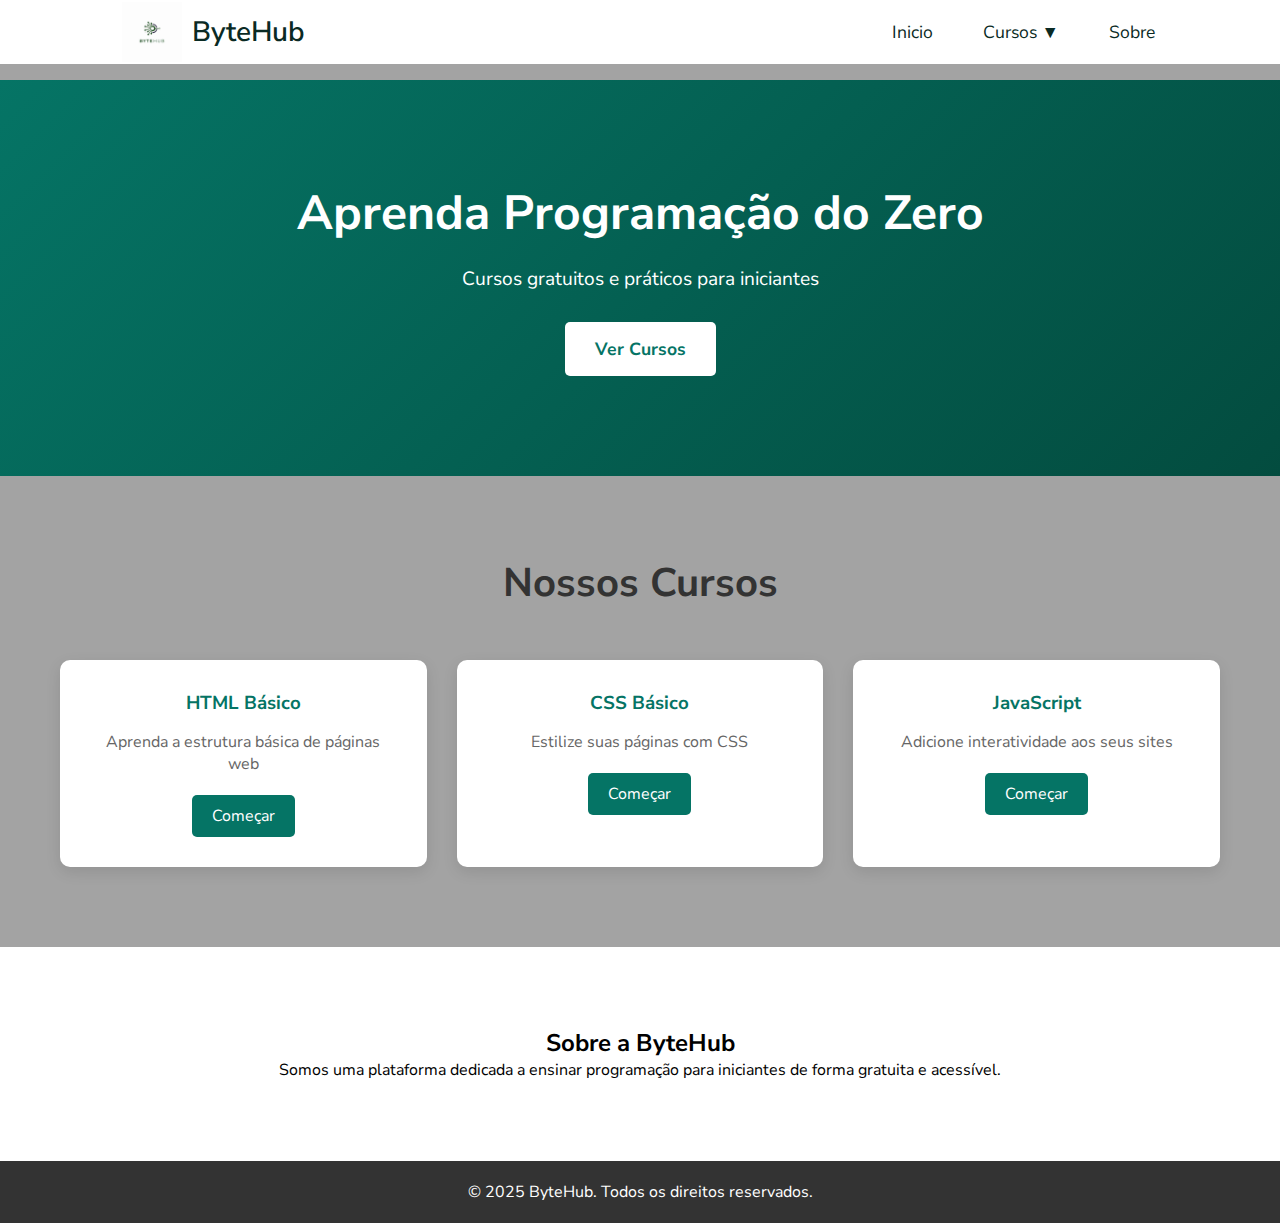
<file: DEV FRONT/AT01 - MEU SITE/index.html>
<!DOCTYPE html>
<html lang="pt">
<head>
    <meta charset="UTF-8">
    <meta name="viewport" content="width=device-width, initial-scale=1.0">
    <link rel="stylesheet" href="../AT01 - MEU SITE/assets/style/style.css">

    <title>MEU SITE</title>
</head>
<body>
    <header>
        <a href="#" class="logo">
            <img src="../AT01 - MEU SITE/assets/img/logo.png" width="120px" height="120px">  
            <span>ByteHub</span>
        </a>
        <div class="menu">
        </div>
        
        <nav>
            <ul>
                <li><a href="#">Inicio</a></li>
                <li><a href="#">Cursos ▼</a>
                <ul>
                    <li><a href="../AT01 - MEU SITE/pages/page2.html">HTML Basico</a></li>
                    <li><a href="../AT01 - MEU SITE/pages/page3.html">CSS Basico</a></li>
                    <li><a href="../AT01 - MEU SITE/pages/page4.html">JavaScript</a></li>
                    <li><a href="../AT01 - MEU SITE/pages/page5.html">Web Design</a></li>
                </ul>
                <li><a href="../AT01 - MEU SITE/pages/page6.html">Sobre</a></li>
                </li>
            </ul>
        </nav>
    </header>

    <main>
        <section id="inicio" class="hero">
            <h1>Aprenda Programação do Zero</h1>
            <p>Cursos gratuitos e práticos para iniciantes</p>
            <button onclick="location.href='#cursos'">Ver Cursos</button>
        </section>

        <section id="cursos" class="cursos">
            <h2>Nossos Cursos</h2>
            <div class="grid-cursos">
                <div class="curso-card">
                    <h3>HTML Básico</h3>
                    <p>Aprenda a estrutura básica de páginas web</p>
                    <a href="pages/page2.html" class="btn-curso">Começar</a>
                </div>
                <div class="curso-card">
                    <h3>CSS Básico</h3>
                    <p>Estilize suas páginas com CSS</p>
                    <a href="pages/page3.html" class="btn-curso">Começar</a>
                </div>
                <div class="curso-card">
                    <h3>JavaScript</h3>
                    <p>Adicione interatividade aos seus sites</p>
                    <a href="pages/page4.html" class="btn-curso">Começar</a>
                </div>
            </div>
        </section>

        <section id="sobre" class="sobre">
            <h2>Sobre a ByteHub</h2>
            <p>Somos uma plataforma dedicada a ensinar programação para iniciantes de forma gratuita e acessível.</p>
        </section>
    </main>

    <footer>
        <p>&copy; 2025 ByteHub. Todos os direitos reservados.</p>
    </footer>
    
<script src="../AT01 - MEU SITE/assets/script/script.js"></script>
</body>
</html>
</file>
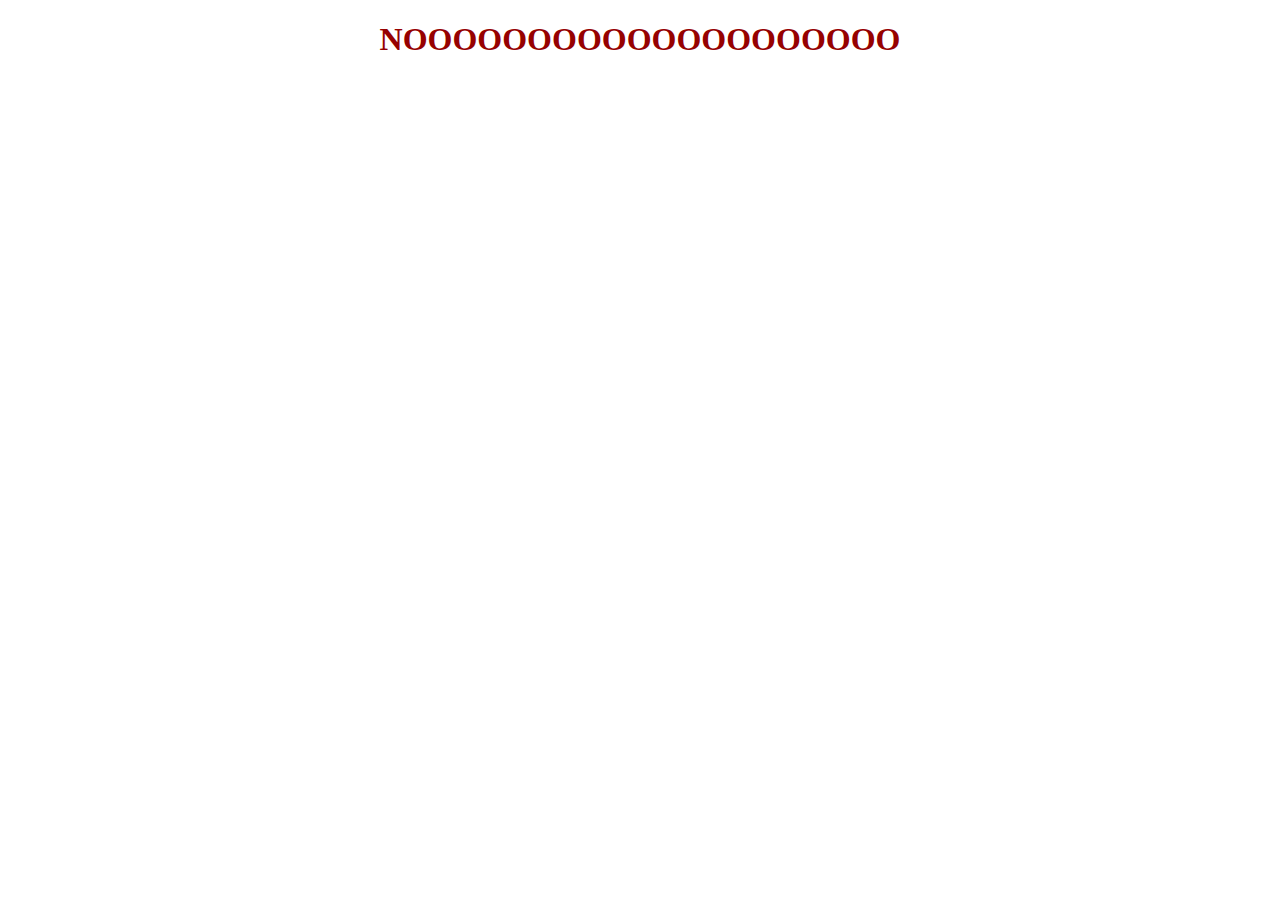
<file: DEV FRONT/AULA 02/index.html>
<!DOCTYPE html>
<html lang="pt-br">
<head>
    <meta charset="UTF-8">
    <meta name="viewport" content="width=device-width, initial-scale=1.0">
    <link rel="stylesheet" href="style.css">
    <title>Hello Word de Novo.</title>
</head>
<body>  
    <h1 class="teste" ><a href="page2.html">NOOOOOOOOOOOOOOOOOOOO</a></h1>
</body>
</html>
</file>
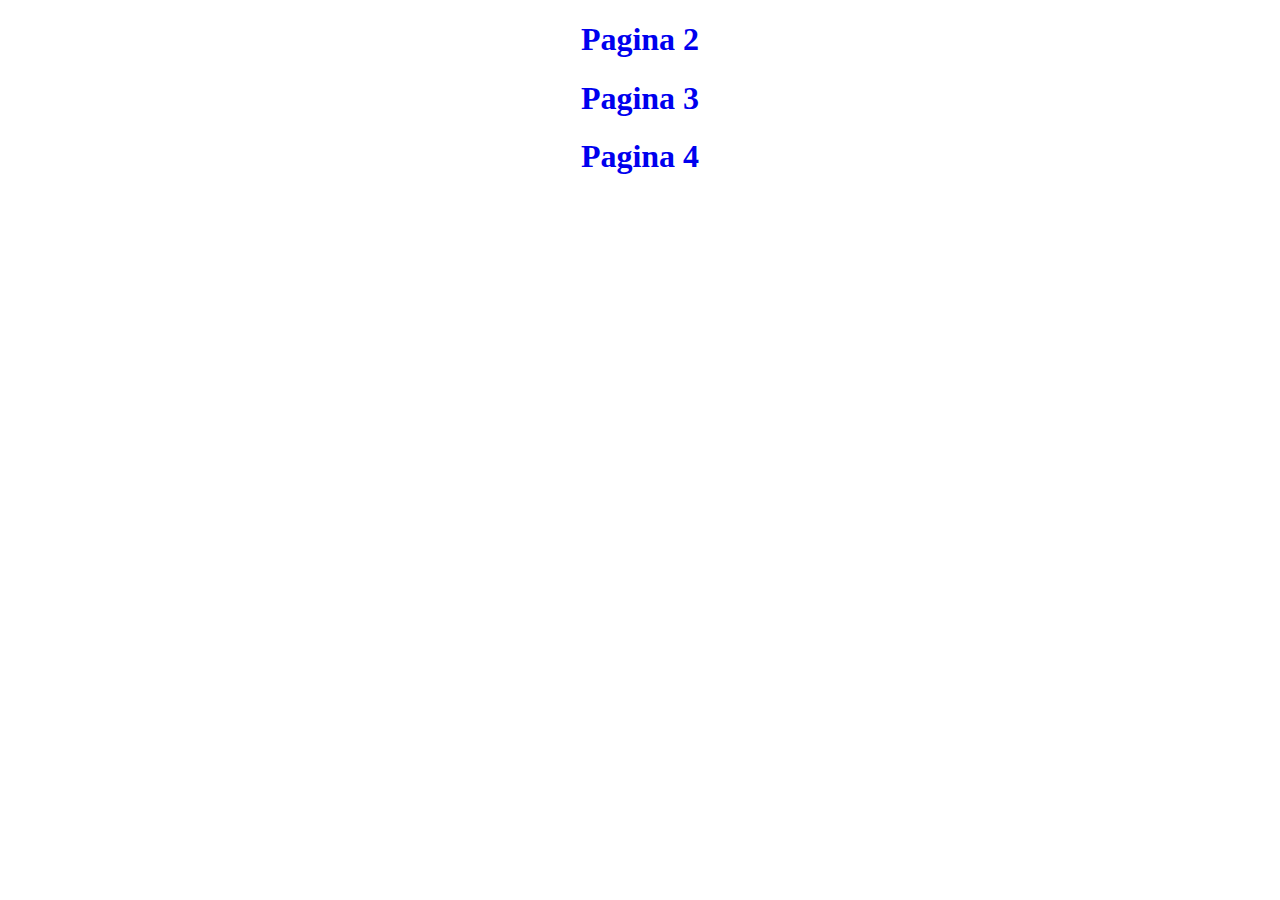
<file: DEV FRONT/AULA 03/index.html>
<!DOCTYPE html>
<html lang="en">
<head>
    <meta charset="UTF-8">
    <meta name="viewport" content="width=device-width, initial-scale=1.0">
    <link rel="stylesheet" href="../AULA 03/assets/style/style.css">
    <title>AAAAAAAAAAAA</title>
</head>
<body>
    <h1 class="teste" ><a href="pages/page2.html">Pagina 2</a></h1>
    <h1 class="teste" ><a href="pages/page3.html">Pagina 3</a></h1>
    <h1 class="teste" ><a href="pages/page4.html">Pagina 4</a></h1>
</body>
</html>
</file>
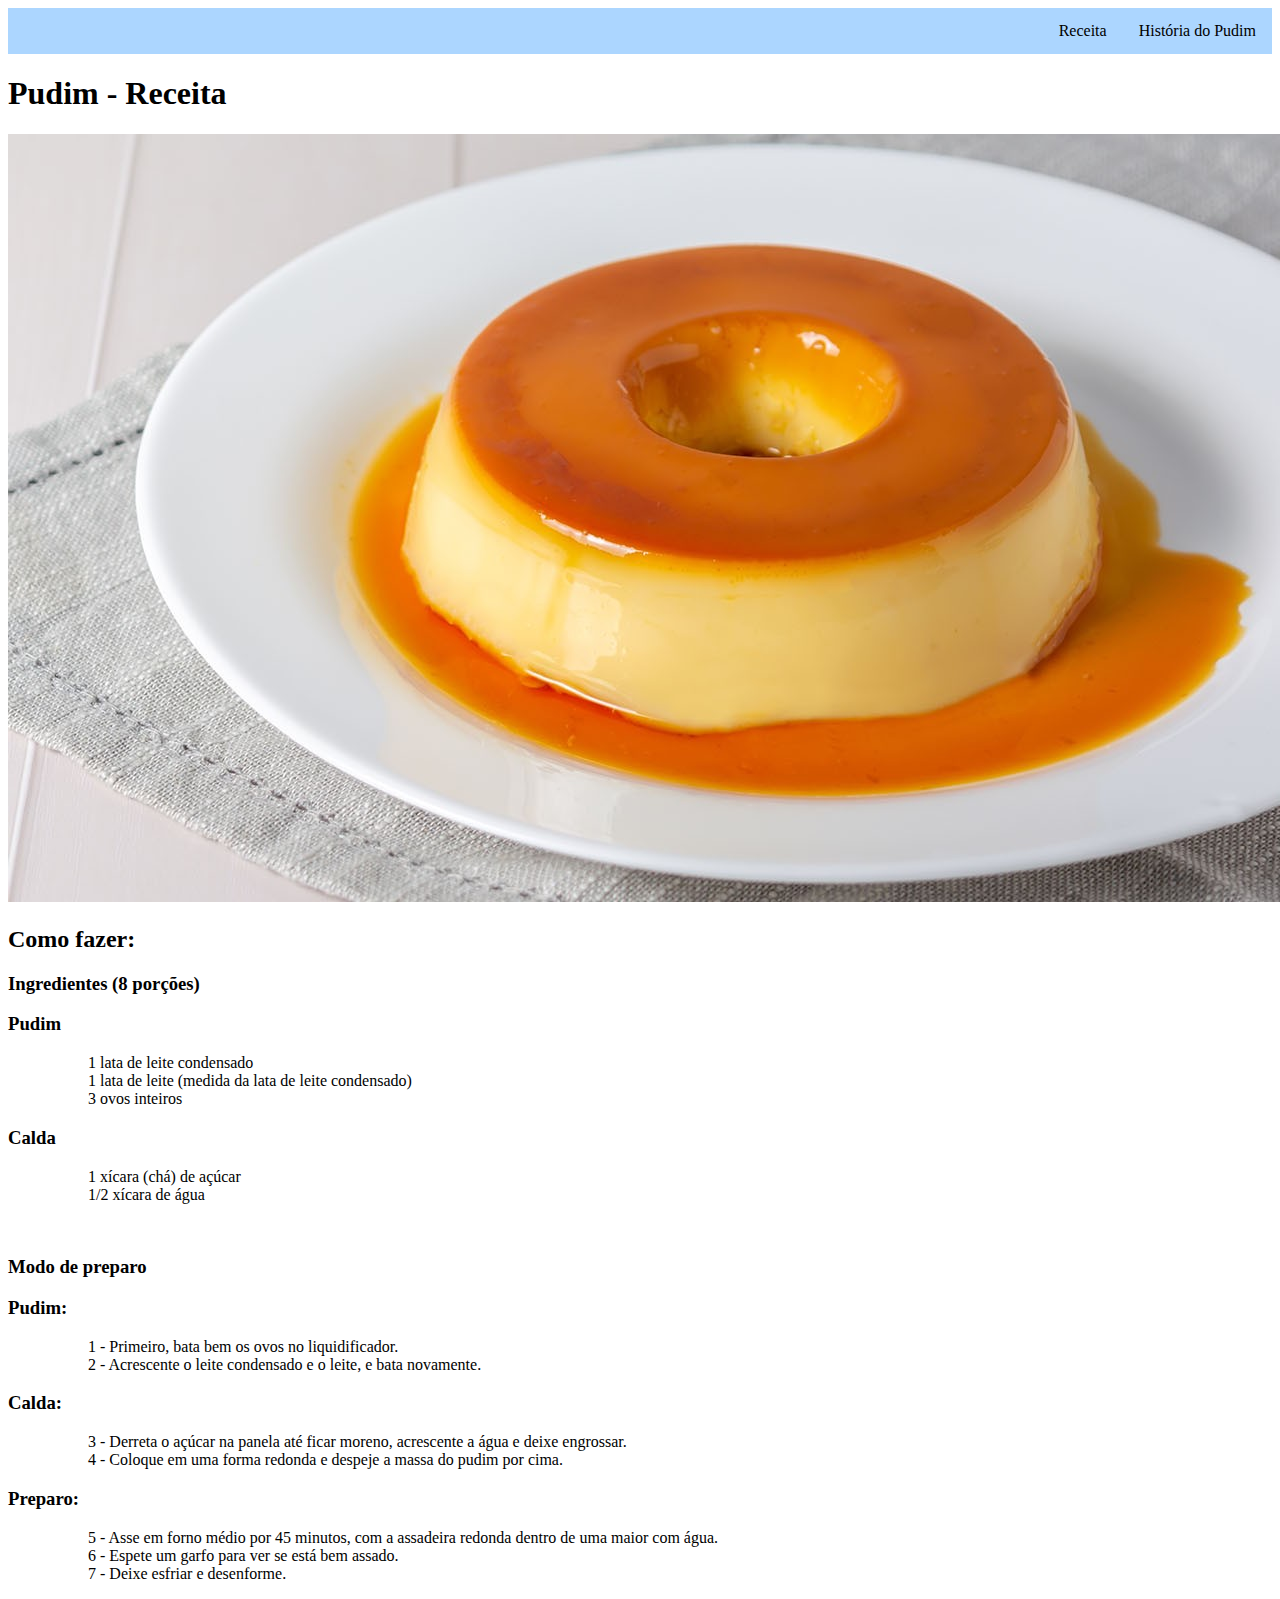
<file: PW/AULA 01/index.html>
<!DOCTYPE html>
<html lang="pt-br">
<head>
    <meta charset="UTF-8">
    <meta name="viewport" content="width=device-width, initial-scale=1.0">
    <title>Pudim</title>
    <link rel="stylesheet" href="style.css">
</head>


<body>
    <header>
        <nav>
            <ul>
                <li><a href="his-pudim.html">História do Pudim</a></li>
                <li><a href="index.html">Receita</a></li>
            </ul>
        </nav>
    </header>

    <section>
        <h1>Pudim - Receita</h1>

        <!-- IMAGEM DO PUDIM-->
        <img src="img/pudim-de-leite-condensado.jpg" alt="pudim de leite condensado">

        
        <br>
        <h2>Como fazer:</h2>
        <h3>Ingredientes (8 porções)</h3>
        <h3>Pudim</h3>

        <ul>
            <ol>1 lata de leite condensado</ol>
            <ol>1 lata de leite (medida da lata de leite condensado)</ol>
            <ol>3 ovos inteiros</ol>
        </ul>

        <h3>Calda</h3>
        
        <ul>
            <ol>1 xícara (chá) de açúcar</ol>
            <ol>1/2 xícara de água</ol>
        </ul>

        <br>
        <h3>Modo de preparo</h3>
        <h3>Pudim:</h3>
        <ul>
            <ol> 1 - Primeiro, bata bem os ovos no liquidificador.</ol>
            <ol> 2 - Acrescente o leite condensado e o leite, e bata novamente.</ol>
        </ul>

        <h3>Calda:</h3>
        <ul>
            <ol>3 - Derreta o açúcar na panela até ficar moreno, acrescente a água e deixe engrossar.</ol>
            <ol>4 - Coloque em uma forma redonda e despeje a massa do pudim por cima.</ol>
        </ul>
        
        <h3>Preparo:</h3>
        <ul>
            <ol>5 - Asse em forno médio por 45 minutos, com a assadeira redonda dentro de uma maior com água.</ol>
            <ol>6 - Espete um garfo para ver se está bem assado.</ol>
            <ol>7 - Deixe esfriar e desenforme.</ol>
        </ul>
    
    </section>

</body>
</html>
</file>
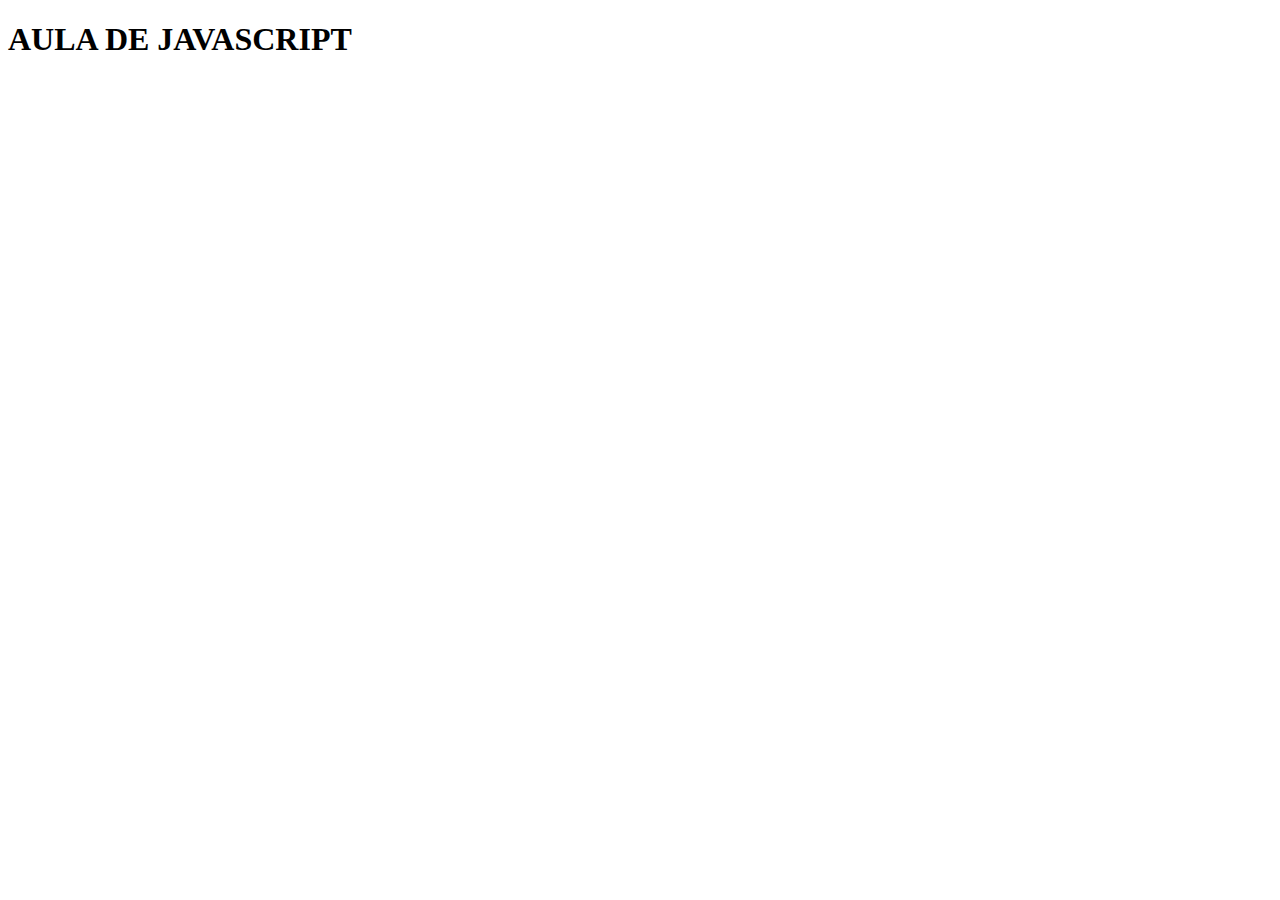
<file: PW/AULA 02/index.html>
<!DOCTYPE html>
<html lang="pt-br">
<head>
    <meta charset="UTF-8">
    <meta name="viewport" content="width=device-width, initial-scale=1.0">
    <title>Document</title>
</head>
<body>
    <h1>AULA DE JAVASCRIPT</h1>



    <script src="script.js"></script>
</body>
</html>
</file>
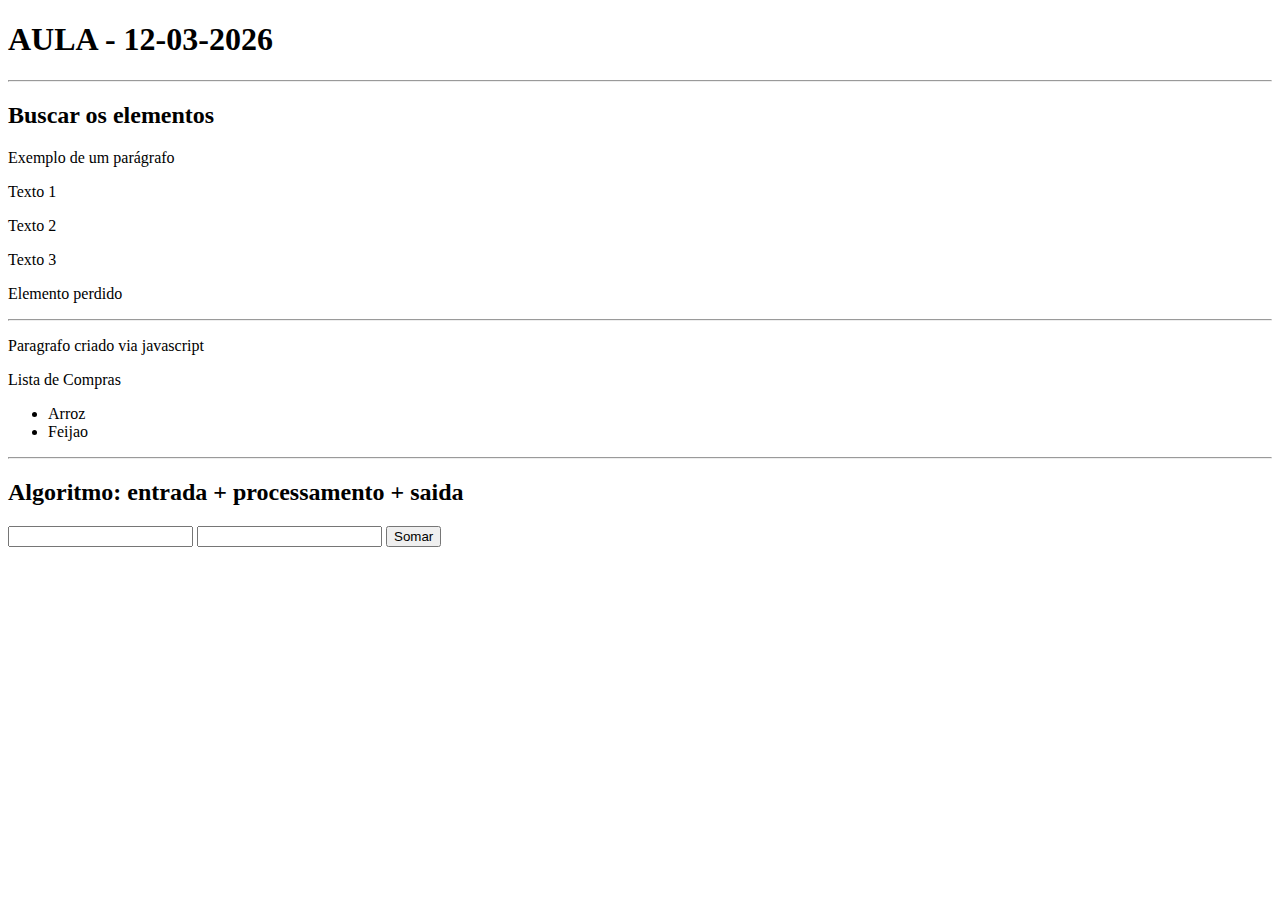
<file: PW/AULA 03/index.html>
<!DOCTYPE html>
<html lang="en">
<head>
    <meta charset="UTF-8">
    <meta name="viewport" content="width=device-width, initial-scale=1.0">
    <title>Document</title>
</head>
<body>
    <h1>AULA - 12-03-2026</h1>
    <hr>
    <h2>Buscar os elementos</h2>
    
    <p id="paragrafo">Exemplo de um parágrafo</p>
    
    <p class="paragrafo">Texto 1</p>
    <p class="paragrafo">Texto 2</p>
    <p class="paragrafo">Texto 3</p>
    
    
    <p>Elemento perdido</p>
    
    <hr>
    
    <div id="elemento"></div>
    
    <p>Lista de Compras</p>
    <div id="lista"></div>
    
    <hr>

    <h2>Algoritmo: entrada + processamento + saida</h2>
    
    <input type="number" id="num1">
    <input type="number" id="num2">
    <button onclick="somar()">Somar</button>
    <p id="resultado"></p>

    <script src="scripts.js"></script>
</body>
</html>
</file>
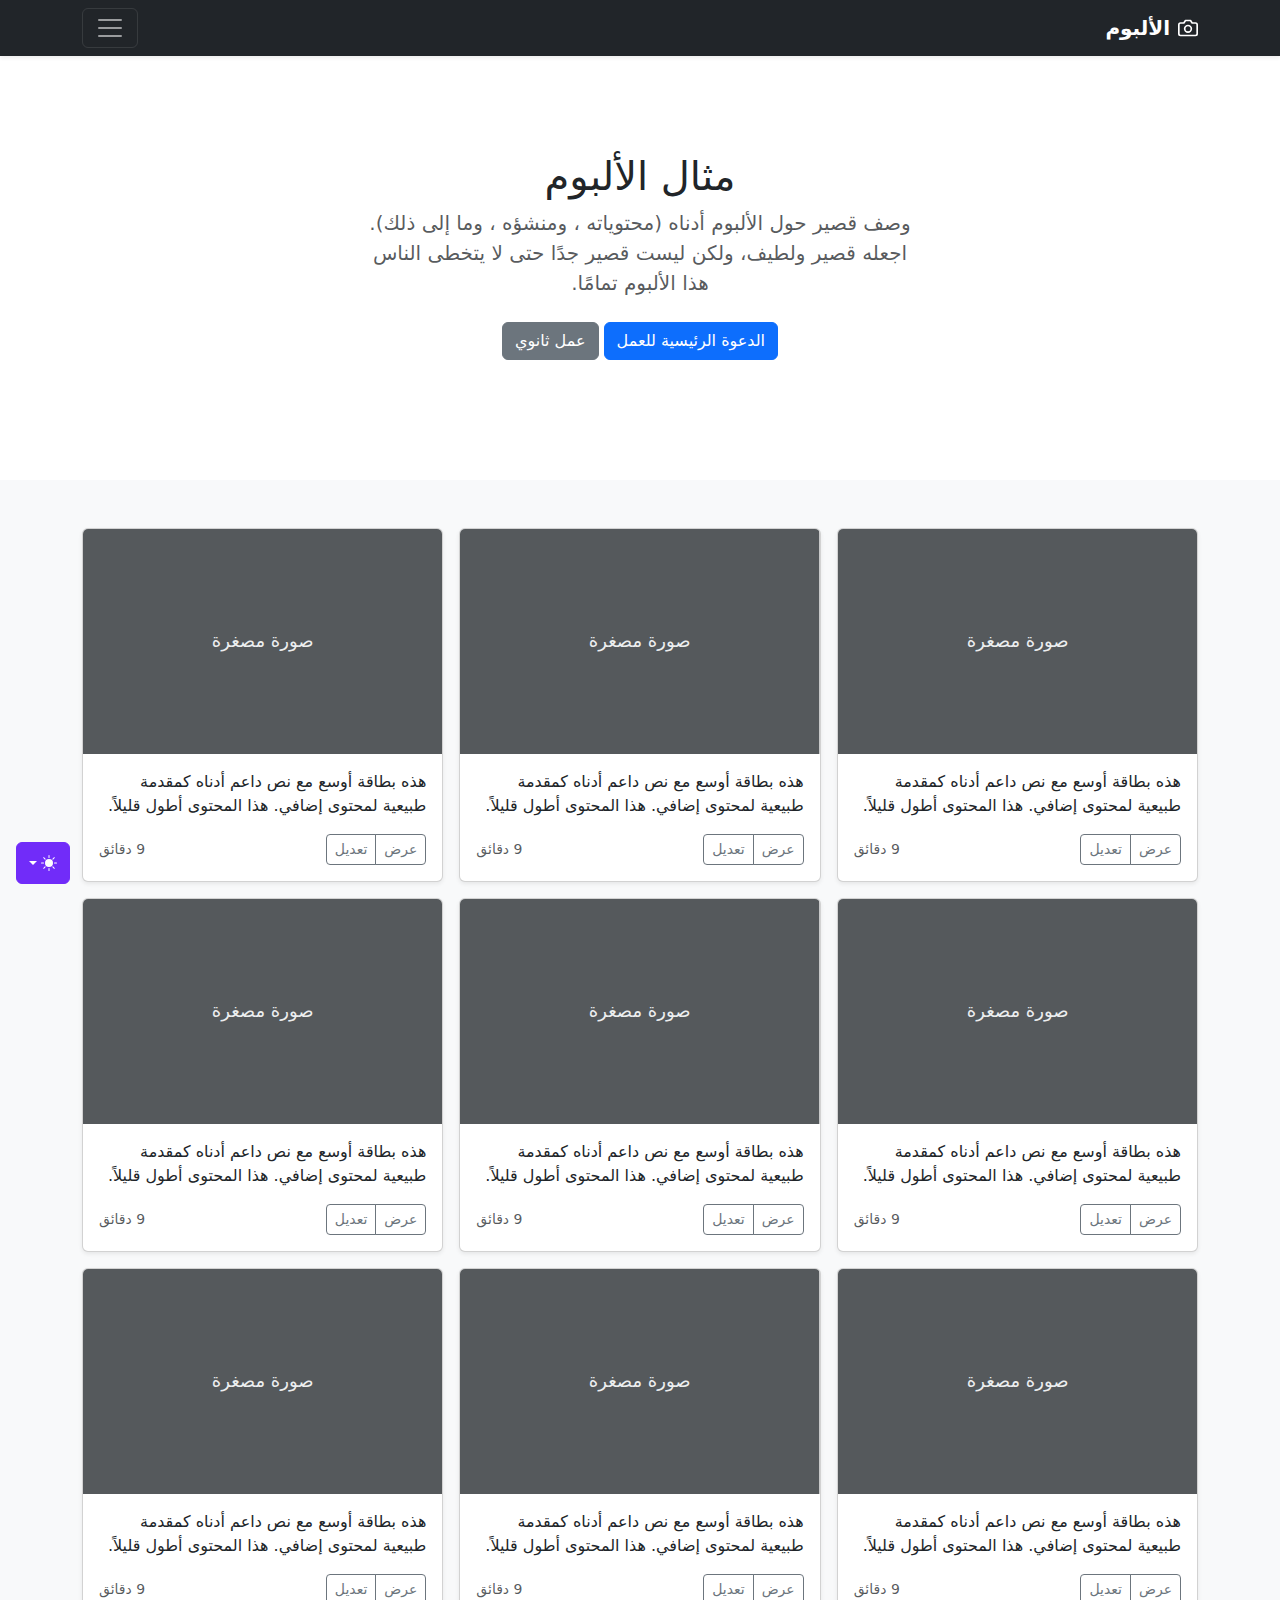
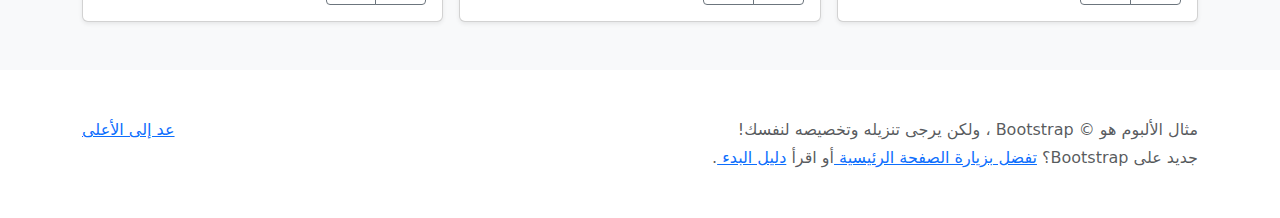
<file: DEV FRONT/AULA 04/bootstrap-5.3.8-examples/album-rtl/index.html>
<!doctype html>
<html lang="ar" dir="rtl" data-bs-theme="auto">
  <head>
    <meta charset="utf-8" />
    <meta name="viewport" content="width=device-width, initial-scale=1" />
    <meta name="description" content="" />
    <meta
      name="author"
      content="Mark Otto, Jacob Thornton, and Bootstrap contributors"
    />
    <meta name="generator" content="Astro v5.13.2" />
    <title>مثال الألبوم · Bootstrap v5.3</title>
    <link
      rel="canonical"
      href="https://getbootstrap.com/docs/5.3/examples/album-rtl/"
    />
    <script src="../assets/js/color-modes.js"></script>
    <link href="../assets/dist/css/bootstrap.rtl.min.css" rel="stylesheet" />
    <meta name="theme-color" content="#712cf9" />
    <style>
      .bd-placeholder-img {
        font-size: 1.125rem;
        text-anchor: middle;
        -webkit-user-select: none;
        -moz-user-select: none;
        user-select: none;
      }
      @media (min-width: 768px) {
        .bd-placeholder-img-lg {
          font-size: 3.5rem;
        }
      }
      .b-example-divider {
        width: 100%;
        height: 3rem;
        background-color: #0000001a;
        border: solid rgba(0, 0, 0, 0.15);
        border-width: 1px 0;
        box-shadow:
          inset 0 0.5em 1.5em #0000001a,
          inset 0 0.125em 0.5em #00000026;
      }
      .b-example-vr {
        flex-shrink: 0;
        width: 1.5rem;
        height: 100vh;
      }
      .bi {
        vertical-align: -0.125em;
        fill: currentColor;
      }
      .nav-scroller {
        position: relative;
        z-index: 2;
        height: 2.75rem;
        overflow-y: hidden;
      }
      .nav-scroller .nav {
        display: flex;
        flex-wrap: nowrap;
        padding-bottom: 1rem;
        margin-top: -1px;
        overflow-x: auto;
        text-align: center;
        white-space: nowrap;
        -webkit-overflow-scrolling: touch;
      }
      .btn-bd-primary {
        --bd-violet-bg: #712cf9;
        --bd-violet-rgb: 112.520718, 44.062154, 249.437846;
        --bs-btn-font-weight: 600;
        --bs-btn-color: var(--bs-white);
        --bs-btn-bg: var(--bd-violet-bg);
        --bs-btn-border-color: var(--bd-violet-bg);
        --bs-btn-hover-color: var(--bs-white);
        --bs-btn-hover-bg: #6528e0;
        --bs-btn-hover-border-color: #6528e0;
        --bs-btn-focus-shadow-rgb: var(--bd-violet-rgb);
        --bs-btn-active-color: var(--bs-btn-hover-color);
        --bs-btn-active-bg: #5a23c8;
        --bs-btn-active-border-color: #5a23c8;
      }
      .bd-mode-toggle {
        z-index: 1500;
      }
      .bd-mode-toggle .bi {
        width: 1em;
        height: 1em;
      }
      .bd-mode-toggle .dropdown-menu .active .bi {
        display: block !important;
      }
    </style>
  </head>
  <body>
    <svg xmlns="http://www.w3.org/2000/svg" class="d-none">
      <symbol id="check2" viewBox="0 0 16 16">
        <path
          d="M13.854 3.646a.5.5 0 0 1 0 .708l-7 7a.5.5 0 0 1-.708 0l-3.5-3.5a.5.5 0 1 1 .708-.708L6.5 10.293l6.646-6.647a.5.5 0 0 1 .708 0z"
        ></path>
      </symbol>
      <symbol id="circle-half" viewBox="0 0 16 16">
        <path
          d="M8 15A7 7 0 1 0 8 1v14zm0 1A8 8 0 1 1 8 0a8 8 0 0 1 0 16z"
        ></path>
      </symbol>
      <symbol id="moon-stars-fill" viewBox="0 0 16 16">
        <path
          d="M6 .278a.768.768 0 0 1 .08.858 7.208 7.208 0 0 0-.878 3.46c0 4.021 3.278 7.277 7.318 7.277.527 0 1.04-.055 1.533-.16a.787.787 0 0 1 .81.316.733.733 0 0 1-.031.893A8.349 8.349 0 0 1 8.344 16C3.734 16 0 12.286 0 7.71 0 4.266 2.114 1.312 5.124.06A.752.752 0 0 1 6 .278z"
        ></path>
        <path
          d="M10.794 3.148a.217.217 0 0 1 .412 0l.387 1.162c.173.518.579.924 1.097 1.097l1.162.387a.217.217 0 0 1 0 .412l-1.162.387a1.734 1.734 0 0 0-1.097 1.097l-.387 1.162a.217.217 0 0 1-.412 0l-.387-1.162A1.734 1.734 0 0 0 9.31 6.593l-1.162-.387a.217.217 0 0 1 0-.412l1.162-.387a1.734 1.734 0 0 0 1.097-1.097l.387-1.162zM13.863.099a.145.145 0 0 1 .274 0l.258.774c.115.346.386.617.732.732l.774.258a.145.145 0 0 1 0 .274l-.774.258a1.156 1.156 0 0 0-.732.732l-.258.774a.145.145 0 0 1-.274 0l-.258-.774a1.156 1.156 0 0 0-.732-.732l-.774-.258a.145.145 0 0 1 0-.274l.774-.258c.346-.115.617-.386.732-.732L13.863.1z"
        ></path>
      </symbol>
      <symbol id="sun-fill" viewBox="0 0 16 16">
        <path
          d="M8 12a4 4 0 1 0 0-8 4 4 0 0 0 0 8zM8 0a.5.5 0 0 1 .5.5v2a.5.5 0 0 1-1 0v-2A.5.5 0 0 1 8 0zm0 13a.5.5 0 0 1 .5.5v2a.5.5 0 0 1-1 0v-2A.5.5 0 0 1 8 13zm8-5a.5.5 0 0 1-.5.5h-2a.5.5 0 0 1 0-1h2a.5.5 0 0 1 .5.5zM3 8a.5.5 0 0 1-.5.5h-2a.5.5 0 0 1 0-1h2A.5.5 0 0 1 3 8zm10.657-5.657a.5.5 0 0 1 0 .707l-1.414 1.415a.5.5 0 1 1-.707-.708l1.414-1.414a.5.5 0 0 1 .707 0zm-9.193 9.193a.5.5 0 0 1 0 .707L3.05 13.657a.5.5 0 0 1-.707-.707l1.414-1.414a.5.5 0 0 1 .707 0zm9.193 2.121a.5.5 0 0 1-.707 0l-1.414-1.414a.5.5 0 0 1 .707-.707l1.414 1.414a.5.5 0 0 1 0 .707zM4.464 4.465a.5.5 0 0 1-.707 0L2.343 3.05a.5.5 0 1 1 .707-.707l1.414 1.414a.5.5 0 0 1 0 .708z"
        ></path>
      </symbol>
    </svg>
    <div
      class="dropdown position-fixed bottom-0 end-0 mb-3 me-3 bd-mode-toggle"
    >
      <button
        class="btn btn-bd-primary py-2 dropdown-toggle d-flex align-items-center"
        id="bd-theme"
        type="button"
        aria-expanded="false"
        data-bs-toggle="dropdown"
        aria-label="Toggle theme (auto)"
      >
        <svg class="bi my-1 theme-icon-active" aria-hidden="true">
          <use href="#circle-half"></use>
        </svg>
        <span class="visually-hidden" id="bd-theme-text">Toggle theme</span>
      </button>
      <ul
        class="dropdown-menu dropdown-menu-end shadow"
        aria-labelledby="bd-theme-text"
      >
        <li>
          <button
            type="button"
            class="dropdown-item d-flex align-items-center"
            data-bs-theme-value="light"
            aria-pressed="false"
          >
            <svg class="bi me-2 opacity-50" aria-hidden="true">
              <use href="#sun-fill"></use>
            </svg>
            Light
            <svg class="bi ms-auto d-none" aria-hidden="true">
              <use href="#check2"></use>
            </svg>
          </button>
        </li>
        <li>
          <button
            type="button"
            class="dropdown-item d-flex align-items-center"
            data-bs-theme-value="dark"
            aria-pressed="false"
          >
            <svg class="bi me-2 opacity-50" aria-hidden="true">
              <use href="#moon-stars-fill"></use>
            </svg>
            Dark
            <svg class="bi ms-auto d-none" aria-hidden="true">
              <use href="#check2"></use>
            </svg>
          </button>
        </li>
        <li>
          <button
            type="button"
            class="dropdown-item d-flex align-items-center active"
            data-bs-theme-value="auto"
            aria-pressed="true"
          >
            <svg class="bi me-2 opacity-50" aria-hidden="true">
              <use href="#circle-half"></use>
            </svg>
            Auto
            <svg class="bi ms-auto d-none" aria-hidden="true">
              <use href="#check2"></use>
            </svg>
          </button>
        </li>
      </ul>
    </div>
    <header data-bs-theme="dark">
      <div class="collapse text-bg-dark" id="navbarHeader">
        <div class="container">
          <div class="row">
            <div class="col-sm-8 col-md-7 py-4">
              <h4>حول</h4>
              <p class="text-body-secondary">
                أضف بعض المعلومات حول الألبوم، المؤلف، أو أي سياق خلفية آخر.
                اجعلها بضع جمل حتى يتمكن الزوار من التقاط بعض التلميحات المفيدة.
                ثم اربطها ببعض مواقع التواصل الاجتماعي أو معلومات الاتصال.
              </p>
            </div>
            <div class="col-sm-4 offset-md-1 py-4">
              <h4>تواصل معي</h4>
              <ul class="list-unstyled">
                <li><a href="#" class="text-white">تابعني على تويتر</a></li>
                <li>
                  <a href="#" class="text-white">شاركني الإعجاب في فيسبوك</a>
                </li>
                <li>
                  <a href="#" class="text-white"
                    >راسلني على البريد الإلكتروني</a
                  >
                </li>
              </ul>
            </div>
          </div>
        </div>
      </div>
      <div class="navbar navbar-dark bg-dark shadow-sm">
        <div class="container">
          <a href="#" class="navbar-brand d-flex align-items-center">
            <svg
              xmlns="http://www.w3.org/2000/svg"
              width="20"
              height="20"
              fill="none"
              stroke="currentColor"
              stroke-linecap="round"
              stroke-linejoin="round"
              stroke-width="2"
              aria-hidden="true"
              class="me-2"
              viewBox="0 0 24 24"
            >
              <path
                d="M23 19a2 2 0 0 1-2 2H3a2 2 0 0 1-2-2V8a2 2 0 0 1 2-2h4l2-3h6l2 3h4a2 2 0 0 1 2 2z"
              ></path>
              <circle cx="12" cy="13" r="4"></circle>
            </svg>
            <strong>الألبوم</strong>
          </a>
          <button
            class="navbar-toggler"
            type="button"
            data-bs-toggle="collapse"
            data-bs-target="#navbarHeader"
            aria-controls="navbarHeader"
            aria-expanded="false"
            aria-label="تبديل التنقل"
          >
            <span class="navbar-toggler-icon"></span>
          </button>
        </div>
      </div>
    </header>
    <main>
      <section class="py-5 text-center container">
        <div class="row py-lg-5">
          <div class="col-lg-6 col-md-8 mx-auto">
            <h1 class="fw-light">مثال الألبوم</h1>
            <p class="lead text-body-secondary">
              وصف قصير حول الألبوم أدناه (محتوياته ، ومنشؤه ، وما إلى ذلك).
              اجعله قصير ولطيف، ولكن ليست قصير جدًا حتى لا يتخطى الناس هذا
              الألبوم تمامًا.
            </p>
            <p>
              <a href="#" class="btn btn-primary my-2">الدعوة الرئيسية للعمل</a>
              <a href="#" class="btn btn-secondary my-2">عمل ثانوي</a>
            </p>
          </div>
        </div>
      </section>
      <div class="album py-5 bg-body-tertiary">
        <div class="container">
          <div class="row row-cols-1 row-cols-sm-2 row-cols-md-3 g-3">
            <div class="col">
              <div class="card shadow-sm">
                <svg
                  aria-label="Placeholder: صورة مصغرة"
                  class="bd-placeholder-img card-img-top"
                  height="225"
                  preserveAspectRatio="xMidYMid slice"
                  role="img"
                  width="100%"
                  xmlns="http://www.w3.org/2000/svg"
                >
                  <title>Placeholder</title>
                  <rect width="100%" height="100%" fill="#55595c"></rect>
                  <text x="50%" y="50%" fill="#eceeef" dy=".3em">
                    صورة مصغرة
                  </text>
                </svg>
                <div class="card-body">
                  <p class="card-text">
                    هذه بطاقة أوسع مع نص داعم أدناه كمقدمة طبيعية لمحتوى إضافي.
                    هذا المحتوى أطول قليلاً.
                  </p>
                  <div
                    class="d-flex justify-content-between align-items-center"
                  >
                    <div class="btn-group">
                      <button
                        type="button"
                        class="btn btn-sm btn-outline-secondary"
                      >
                        عرض
                      </button>
                      <button
                        type="button"
                        class="btn btn-sm btn-outline-secondary"
                      >
                        تعديل
                      </button>
                    </div>
                    <small class="text-body-secondary">9 دقائق</small>
                  </div>
                </div>
              </div>
            </div>
            <div class="col">
              <div class="card shadow-sm">
                <svg
                  aria-label="Placeholder: صورة مصغرة"
                  class="bd-placeholder-img card-img-top"
                  height="225"
                  preserveAspectRatio="xMidYMid slice"
                  role="img"
                  width="100%"
                  xmlns="http://www.w3.org/2000/svg"
                >
                  <title>Placeholder</title>
                  <rect width="100%" height="100%" fill="#55595c"></rect>
                  <text x="50%" y="50%" fill="#eceeef" dy=".3em">
                    صورة مصغرة
                  </text>
                </svg>
                <div class="card-body">
                  <p class="card-text">
                    هذه بطاقة أوسع مع نص داعم أدناه كمقدمة طبيعية لمحتوى إضافي.
                    هذا المحتوى أطول قليلاً.
                  </p>
                  <div
                    class="d-flex justify-content-between align-items-center"
                  >
                    <div class="btn-group">
                      <button
                        type="button"
                        class="btn btn-sm btn-outline-secondary"
                      >
                        عرض
                      </button>
                      <button
                        type="button"
                        class="btn btn-sm btn-outline-secondary"
                      >
                        تعديل
                      </button>
                    </div>
                    <small class="text-body-secondary">9 دقائق</small>
                  </div>
                </div>
              </div>
            </div>
            <div class="col">
              <div class="card shadow-sm">
                <svg
                  aria-label="Placeholder: صورة مصغرة"
                  class="bd-placeholder-img card-img-top"
                  height="225"
                  preserveAspectRatio="xMidYMid slice"
                  role="img"
                  width="100%"
                  xmlns="http://www.w3.org/2000/svg"
                >
                  <title>Placeholder</title>
                  <rect width="100%" height="100%" fill="#55595c"></rect>
                  <text x="50%" y="50%" fill="#eceeef" dy=".3em">
                    صورة مصغرة
                  </text>
                </svg>
                <div class="card-body">
                  <p class="card-text">
                    هذه بطاقة أوسع مع نص داعم أدناه كمقدمة طبيعية لمحتوى إضافي.
                    هذا المحتوى أطول قليلاً.
                  </p>
                  <div
                    class="d-flex justify-content-between align-items-center"
                  >
                    <div class="btn-group">
                      <button
                        type="button"
                        class="btn btn-sm btn-outline-secondary"
                      >
                        عرض
                      </button>
                      <button
                        type="button"
                        class="btn btn-sm btn-outline-secondary"
                      >
                        تعديل
                      </button>
                    </div>
                    <small class="text-body-secondary">9 دقائق</small>
                  </div>
                </div>
              </div>
            </div>
            <div class="col">
              <div class="card shadow-sm">
                <svg
                  aria-label="Placeholder: صورة مصغرة"
                  class="bd-placeholder-img card-img-top"
                  height="225"
                  preserveAspectRatio="xMidYMid slice"
                  role="img"
                  width="100%"
                  xmlns="http://www.w3.org/2000/svg"
                >
                  <title>Placeholder</title>
                  <rect width="100%" height="100%" fill="#55595c"></rect>
                  <text x="50%" y="50%" fill="#eceeef" dy=".3em">
                    صورة مصغرة
                  </text>
                </svg>
                <div class="card-body">
                  <p class="card-text">
                    هذه بطاقة أوسع مع نص داعم أدناه كمقدمة طبيعية لمحتوى إضافي.
                    هذا المحتوى أطول قليلاً.
                  </p>
                  <div
                    class="d-flex justify-content-between align-items-center"
                  >
                    <div class="btn-group">
                      <button
                        type="button"
                        class="btn btn-sm btn-outline-secondary"
                      >
                        عرض
                      </button>
                      <button
                        type="button"
                        class="btn btn-sm btn-outline-secondary"
                      >
                        تعديل
                      </button>
                    </div>
                    <small class="text-body-secondary">9 دقائق</small>
                  </div>
                </div>
              </div>
            </div>
            <div class="col">
              <div class="card shadow-sm">
                <svg
                  aria-label="Placeholder: صورة مصغرة"
                  class="bd-placeholder-img card-img-top"
                  height="225"
                  preserveAspectRatio="xMidYMid slice"
                  role="img"
                  width="100%"
                  xmlns="http://www.w3.org/2000/svg"
                >
                  <title>Placeholder</title>
                  <rect width="100%" height="100%" fill="#55595c"></rect>
                  <text x="50%" y="50%" fill="#eceeef" dy=".3em">
                    صورة مصغرة
                  </text>
                </svg>
                <div class="card-body">
                  <p class="card-text">
                    هذه بطاقة أوسع مع نص داعم أدناه كمقدمة طبيعية لمحتوى إضافي.
                    هذا المحتوى أطول قليلاً.
                  </p>
                  <div
                    class="d-flex justify-content-between align-items-center"
                  >
                    <div class="btn-group">
                      <button
                        type="button"
                        class="btn btn-sm btn-outline-secondary"
                      >
                        عرض
                      </button>
                      <button
                        type="button"
                        class="btn btn-sm btn-outline-secondary"
                      >
                        تعديل
                      </button>
                    </div>
                    <small class="text-body-secondary">9 دقائق</small>
                  </div>
                </div>
              </div>
            </div>
            <div class="col">
              <div class="card shadow-sm">
                <svg
                  aria-label="Placeholder: صورة مصغرة"
                  class="bd-placeholder-img card-img-top"
                  height="225"
                  preserveAspectRatio="xMidYMid slice"
                  role="img"
                  width="100%"
                  xmlns="http://www.w3.org/2000/svg"
                >
                  <title>Placeholder</title>
                  <rect width="100%" height="100%" fill="#55595c"></rect>
                  <text x="50%" y="50%" fill="#eceeef" dy=".3em">
                    صورة مصغرة
                  </text>
                </svg>
                <div class="card-body">
                  <p class="card-text">
                    هذه بطاقة أوسع مع نص داعم أدناه كمقدمة طبيعية لمحتوى إضافي.
                    هذا المحتوى أطول قليلاً.
                  </p>
                  <div
                    class="d-flex justify-content-between align-items-center"
                  >
                    <div class="btn-group">
                      <button
                        type="button"
                        class="btn btn-sm btn-outline-secondary"
                      >
                        عرض
                      </button>
                      <button
                        type="button"
                        class="btn btn-sm btn-outline-secondary"
                      >
                        تعديل
                      </button>
                    </div>
                    <small class="text-body-secondary">9 دقائق</small>
                  </div>
                </div>
              </div>
            </div>
            <div class="col">
              <div class="card shadow-sm">
                <svg
                  aria-label="Placeholder: صورة مصغرة"
                  class="bd-placeholder-img card-img-top"
                  height="225"
                  preserveAspectRatio="xMidYMid slice"
                  role="img"
                  width="100%"
                  xmlns="http://www.w3.org/2000/svg"
                >
                  <title>Placeholder</title>
                  <rect width="100%" height="100%" fill="#55595c"></rect>
                  <text x="50%" y="50%" fill="#eceeef" dy=".3em">
                    صورة مصغرة
                  </text>
                </svg>
                <div class="card-body">
                  <p class="card-text">
                    هذه بطاقة أوسع مع نص داعم أدناه كمقدمة طبيعية لمحتوى إضافي.
                    هذا المحتوى أطول قليلاً.
                  </p>
                  <div
                    class="d-flex justify-content-between align-items-center"
                  >
                    <div class="btn-group">
                      <button
                        type="button"
                        class="btn btn-sm btn-outline-secondary"
                      >
                        عرض
                      </button>
                      <button
                        type="button"
                        class="btn btn-sm btn-outline-secondary"
                      >
                        تعديل
                      </button>
                    </div>
                    <small class="text-body-secondary">9 دقائق</small>
                  </div>
                </div>
              </div>
            </div>
            <div class="col">
              <div class="card shadow-sm">
                <svg
                  aria-label="Placeholder: صورة مصغرة"
                  class="bd-placeholder-img card-img-top"
                  height="225"
                  preserveAspectRatio="xMidYMid slice"
                  role="img"
                  width="100%"
                  xmlns="http://www.w3.org/2000/svg"
                >
                  <title>Placeholder</title>
                  <rect width="100%" height="100%" fill="#55595c"></rect>
                  <text x="50%" y="50%" fill="#eceeef" dy=".3em">
                    صورة مصغرة
                  </text>
                </svg>
                <div class="card-body">
                  <p class="card-text">
                    هذه بطاقة أوسع مع نص داعم أدناه كمقدمة طبيعية لمحتوى إضافي.
                    هذا المحتوى أطول قليلاً.
                  </p>
                  <div
                    class="d-flex justify-content-between align-items-center"
                  >
                    <div class="btn-group">
                      <button
                        type="button"
                        class="btn btn-sm btn-outline-secondary"
                      >
                        عرض
                      </button>
                      <button
                        type="button"
                        class="btn btn-sm btn-outline-secondary"
                      >
                        تعديل
                      </button>
                    </div>
                    <small class="text-body-secondary">9 دقائق</small>
                  </div>
                </div>
              </div>
            </div>
            <div class="col">
              <div class="card shadow-sm">
                <svg
                  aria-label="Placeholder: صورة مصغرة"
                  class="bd-placeholder-img card-img-top"
                  height="225"
                  preserveAspectRatio="xMidYMid slice"
                  role="img"
                  width="100%"
                  xmlns="http://www.w3.org/2000/svg"
                >
                  <title>Placeholder</title>
                  <rect width="100%" height="100%" fill="#55595c"></rect>
                  <text x="50%" y="50%" fill="#eceeef" dy=".3em">
                    صورة مصغرة
                  </text>
                </svg>
                <div class="card-body">
                  <p class="card-text">
                    هذه بطاقة أوسع مع نص داعم أدناه كمقدمة طبيعية لمحتوى إضافي.
                    هذا المحتوى أطول قليلاً.
                  </p>
                  <div
                    class="d-flex justify-content-between align-items-center"
                  >
                    <div class="btn-group">
                      <button
                        type="button"
                        class="btn btn-sm btn-outline-secondary"
                      >
                        عرض
                      </button>
                      <button
                        type="button"
                        class="btn btn-sm btn-outline-secondary"
                      >
                        تعديل
                      </button>
                    </div>
                    <small class="text-body-secondary">9 دقائق</small>
                  </div>
                </div>
              </div>
            </div>
          </div>
        </div>
      </div>
    </main>
    <footer class="text-body-secondary py-5">
      <div class="container">
        <p class="float-end mb-1"><a href="#">عد إلى الأعلى</a></p>
        <p class="mb-1">
          مثال الألبوم هو © Bootstrap ، ولكن يرجى تنزيله وتخصيصه لنفسك!
        </p>
        <p class="mb-0">
          جديد على Bootstrap؟ <a href="/"> تفضل بزيارة الصفحة الرئيسية </a> أو
          اقرأ <a href="../getting-started/introduction"> دليل البدء </a>.
        </p>
      </div>
    </footer>
    <script
      src="../assets/dist/js/bootstrap.bundle.min.js"
      class="astro-vvvwv3sm"
    ></script>
  </body>
</html>
</file>
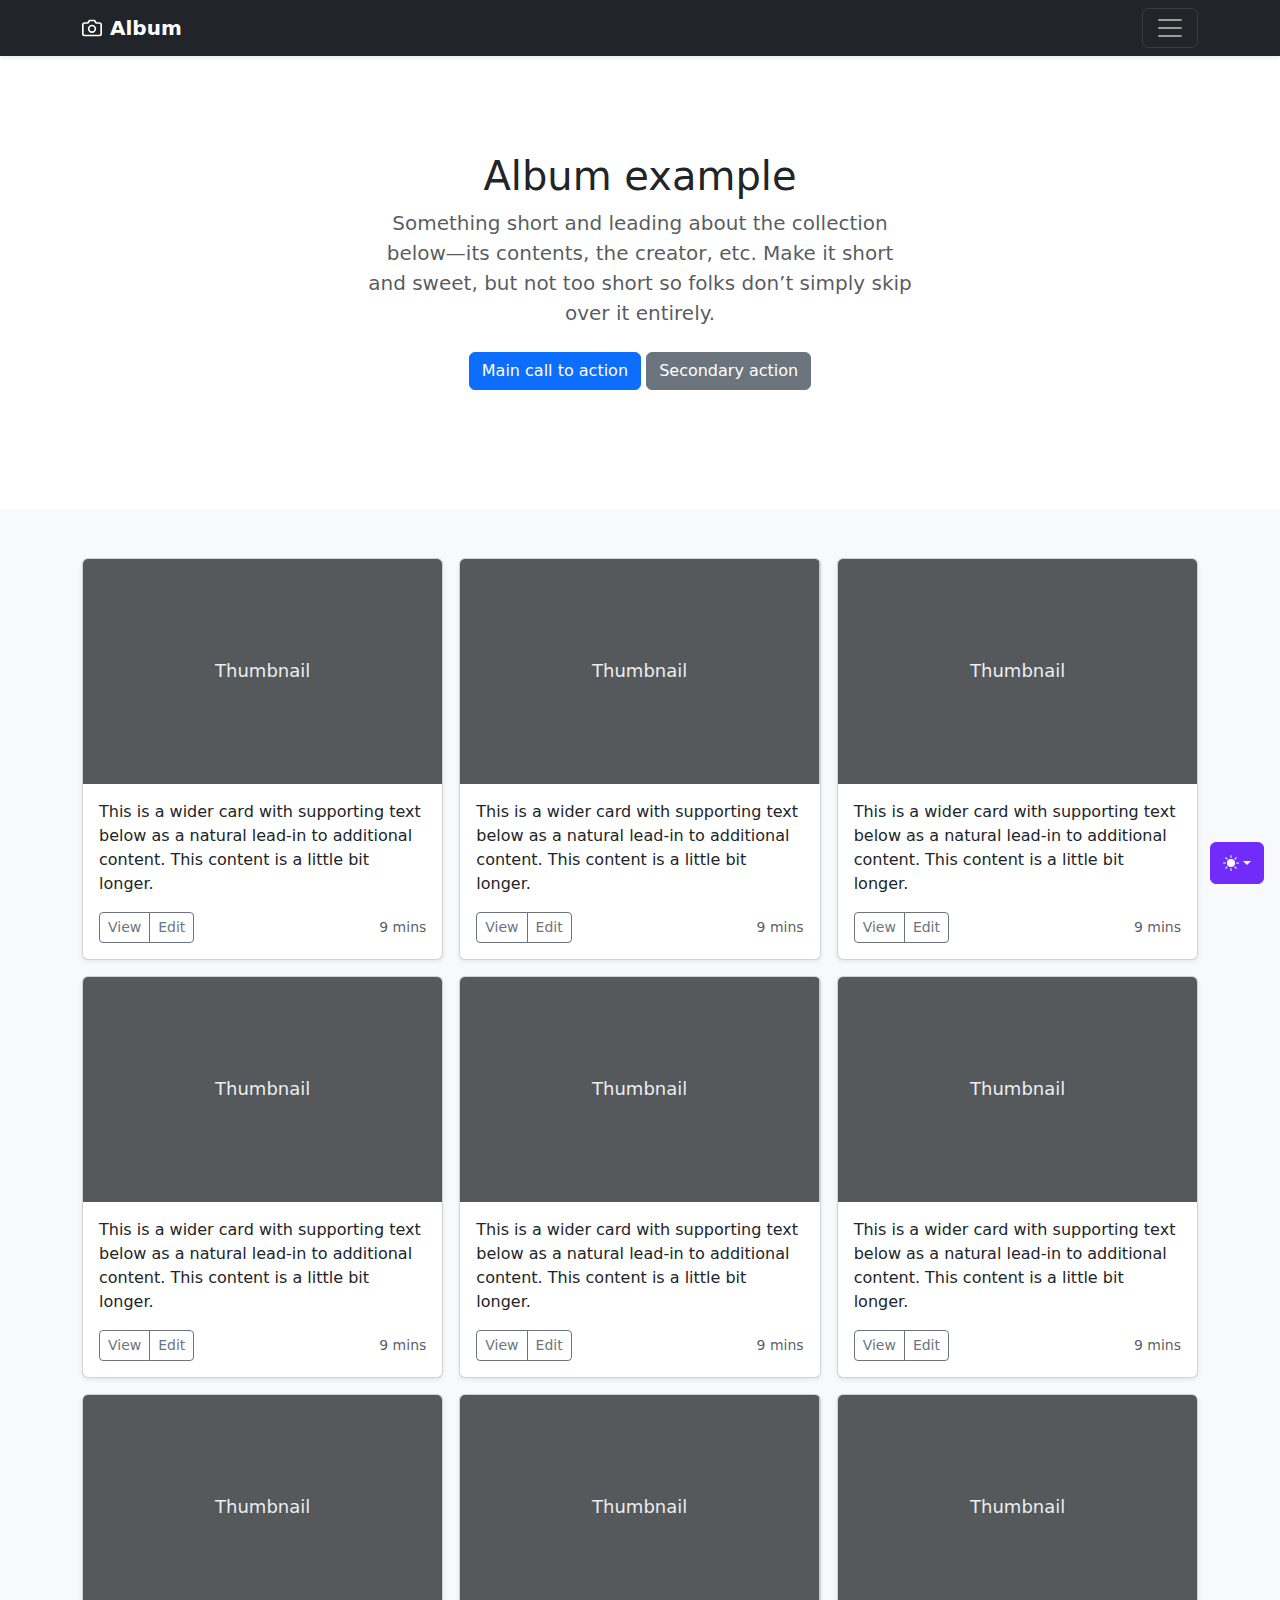
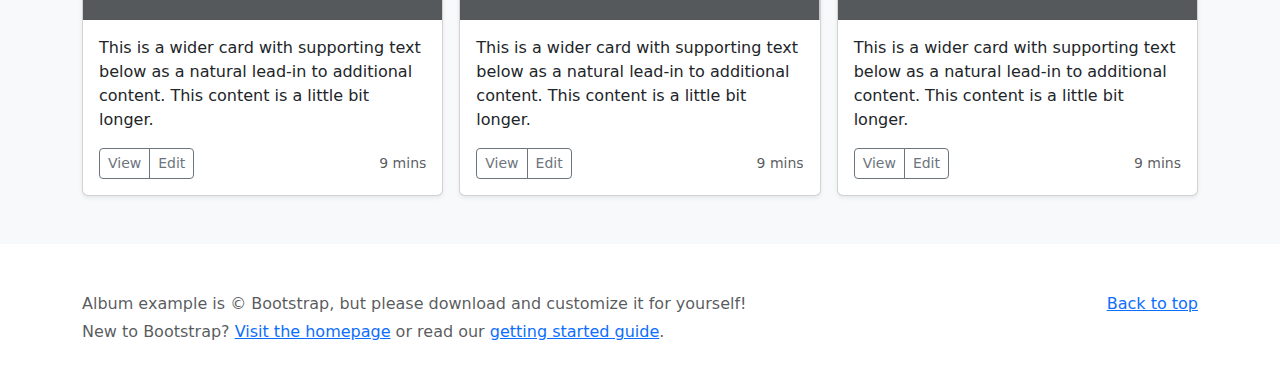
<file: DEV FRONT/AULA 04/bootstrap-5.3.8-examples/album/index.html>
<!doctype html>
<html lang="en" data-bs-theme="auto">
  <head>
    <meta charset="utf-8" />
    <meta name="viewport" content="width=device-width, initial-scale=1" />
    <meta name="description" content="" />
    <meta
      name="author"
      content="Mark Otto, Jacob Thornton, and Bootstrap contributors"
    />
    <meta name="generator" content="Astro v5.13.2" />
    <title>Album example · Bootstrap v5.3</title>
    <link
      rel="canonical"
      href="https://getbootstrap.com/docs/5.3/examples/album/"
    />
    <script src="../assets/js/color-modes.js"></script>
    <link href="../assets/dist/css/bootstrap.min.css" rel="stylesheet" />
    <meta name="theme-color" content="#712cf9" />
    <style>
      .bd-placeholder-img {
        font-size: 1.125rem;
        text-anchor: middle;
        -webkit-user-select: none;
        -moz-user-select: none;
        user-select: none;
      }
      @media (min-width: 768px) {
        .bd-placeholder-img-lg {
          font-size: 3.5rem;
        }
      }
      .b-example-divider {
        width: 100%;
        height: 3rem;
        background-color: #0000001a;
        border: solid rgba(0, 0, 0, 0.15);
        border-width: 1px 0;
        box-shadow:
          inset 0 0.5em 1.5em #0000001a,
          inset 0 0.125em 0.5em #00000026;
      }
      .b-example-vr {
        flex-shrink: 0;
        width: 1.5rem;
        height: 100vh;
      }
      .bi {
        vertical-align: -0.125em;
        fill: currentColor;
      }
      .nav-scroller {
        position: relative;
        z-index: 2;
        height: 2.75rem;
        overflow-y: hidden;
      }
      .nav-scroller .nav {
        display: flex;
        flex-wrap: nowrap;
        padding-bottom: 1rem;
        margin-top: -1px;
        overflow-x: auto;
        text-align: center;
        white-space: nowrap;
        -webkit-overflow-scrolling: touch;
      }
      .btn-bd-primary {
        --bd-violet-bg: #712cf9;
        --bd-violet-rgb: 112.520718, 44.062154, 249.437846;
        --bs-btn-font-weight: 600;
        --bs-btn-color: var(--bs-white);
        --bs-btn-bg: var(--bd-violet-bg);
        --bs-btn-border-color: var(--bd-violet-bg);
        --bs-btn-hover-color: var(--bs-white);
        --bs-btn-hover-bg: #6528e0;
        --bs-btn-hover-border-color: #6528e0;
        --bs-btn-focus-shadow-rgb: var(--bd-violet-rgb);
        --bs-btn-active-color: var(--bs-btn-hover-color);
        --bs-btn-active-bg: #5a23c8;
        --bs-btn-active-border-color: #5a23c8;
      }
      .bd-mode-toggle {
        z-index: 1500;
      }
      .bd-mode-toggle .bi {
        width: 1em;
        height: 1em;
      }
      .bd-mode-toggle .dropdown-menu .active .bi {
        display: block !important;
      }
    </style>
  </head>
  <body>
    <svg xmlns="http://www.w3.org/2000/svg" class="d-none">
      <symbol id="check2" viewBox="0 0 16 16">
        <path
          d="M13.854 3.646a.5.5 0 0 1 0 .708l-7 7a.5.5 0 0 1-.708 0l-3.5-3.5a.5.5 0 1 1 .708-.708L6.5 10.293l6.646-6.647a.5.5 0 0 1 .708 0z"
        ></path>
      </symbol>
      <symbol id="circle-half" viewBox="0 0 16 16">
        <path
          d="M8 15A7 7 0 1 0 8 1v14zm0 1A8 8 0 1 1 8 0a8 8 0 0 1 0 16z"
        ></path>
      </symbol>
      <symbol id="moon-stars-fill" viewBox="0 0 16 16">
        <path
          d="M6 .278a.768.768 0 0 1 .08.858 7.208 7.208 0 0 0-.878 3.46c0 4.021 3.278 7.277 7.318 7.277.527 0 1.04-.055 1.533-.16a.787.787 0 0 1 .81.316.733.733 0 0 1-.031.893A8.349 8.349 0 0 1 8.344 16C3.734 16 0 12.286 0 7.71 0 4.266 2.114 1.312 5.124.06A.752.752 0 0 1 6 .278z"
        ></path>
        <path
          d="M10.794 3.148a.217.217 0 0 1 .412 0l.387 1.162c.173.518.579.924 1.097 1.097l1.162.387a.217.217 0 0 1 0 .412l-1.162.387a1.734 1.734 0 0 0-1.097 1.097l-.387 1.162a.217.217 0 0 1-.412 0l-.387-1.162A1.734 1.734 0 0 0 9.31 6.593l-1.162-.387a.217.217 0 0 1 0-.412l1.162-.387a1.734 1.734 0 0 0 1.097-1.097l.387-1.162zM13.863.099a.145.145 0 0 1 .274 0l.258.774c.115.346.386.617.732.732l.774.258a.145.145 0 0 1 0 .274l-.774.258a1.156 1.156 0 0 0-.732.732l-.258.774a.145.145 0 0 1-.274 0l-.258-.774a1.156 1.156 0 0 0-.732-.732l-.774-.258a.145.145 0 0 1 0-.274l.774-.258c.346-.115.617-.386.732-.732L13.863.1z"
        ></path>
      </symbol>
      <symbol id="sun-fill" viewBox="0 0 16 16">
        <path
          d="M8 12a4 4 0 1 0 0-8 4 4 0 0 0 0 8zM8 0a.5.5 0 0 1 .5.5v2a.5.5 0 0 1-1 0v-2A.5.5 0 0 1 8 0zm0 13a.5.5 0 0 1 .5.5v2a.5.5 0 0 1-1 0v-2A.5.5 0 0 1 8 13zm8-5a.5.5 0 0 1-.5.5h-2a.5.5 0 0 1 0-1h2a.5.5 0 0 1 .5.5zM3 8a.5.5 0 0 1-.5.5h-2a.5.5 0 0 1 0-1h2A.5.5 0 0 1 3 8zm10.657-5.657a.5.5 0 0 1 0 .707l-1.414 1.415a.5.5 0 1 1-.707-.708l1.414-1.414a.5.5 0 0 1 .707 0zm-9.193 9.193a.5.5 0 0 1 0 .707L3.05 13.657a.5.5 0 0 1-.707-.707l1.414-1.414a.5.5 0 0 1 .707 0zm9.193 2.121a.5.5 0 0 1-.707 0l-1.414-1.414a.5.5 0 0 1 .707-.707l1.414 1.414a.5.5 0 0 1 0 .707zM4.464 4.465a.5.5 0 0 1-.707 0L2.343 3.05a.5.5 0 1 1 .707-.707l1.414 1.414a.5.5 0 0 1 0 .708z"
        ></path>
      </symbol>
    </svg>
    <div
      class="dropdown position-fixed bottom-0 end-0 mb-3 me-3 bd-mode-toggle"
    >
      <button
        class="btn btn-bd-primary py-2 dropdown-toggle d-flex align-items-center"
        id="bd-theme"
        type="button"
        aria-expanded="false"
        data-bs-toggle="dropdown"
        aria-label="Toggle theme (auto)"
      >
        <svg class="bi my-1 theme-icon-active" aria-hidden="true">
          <use href="#circle-half"></use>
        </svg>
        <span class="visually-hidden" id="bd-theme-text">Toggle theme</span>
      </button>
      <ul
        class="dropdown-menu dropdown-menu-end shadow"
        aria-labelledby="bd-theme-text"
      >
        <li>
          <button
            type="button"
            class="dropdown-item d-flex align-items-center"
            data-bs-theme-value="light"
            aria-pressed="false"
          >
            <svg class="bi me-2 opacity-50" aria-hidden="true">
              <use href="#sun-fill"></use>
            </svg>
            Light
            <svg class="bi ms-auto d-none" aria-hidden="true">
              <use href="#check2"></use>
            </svg>
          </button>
        </li>
        <li>
          <button
            type="button"
            class="dropdown-item d-flex align-items-center"
            data-bs-theme-value="dark"
            aria-pressed="false"
          >
            <svg class="bi me-2 opacity-50" aria-hidden="true">
              <use href="#moon-stars-fill"></use>
            </svg>
            Dark
            <svg class="bi ms-auto d-none" aria-hidden="true">
              <use href="#check2"></use>
            </svg>
          </button>
        </li>
        <li>
          <button
            type="button"
            class="dropdown-item d-flex align-items-center active"
            data-bs-theme-value="auto"
            aria-pressed="true"
          >
            <svg class="bi me-2 opacity-50" aria-hidden="true">
              <use href="#circle-half"></use>
            </svg>
            Auto
            <svg class="bi ms-auto d-none" aria-hidden="true">
              <use href="#check2"></use>
            </svg>
          </button>
        </li>
      </ul>
    </div>
    <header data-bs-theme="dark">
      <div class="collapse text-bg-dark" id="navbarHeader">
        <div class="container">
          <div class="row">
            <div class="col-sm-8 col-md-7 py-4">
              <h4>About</h4>
              <p class="text-body-secondary">
                Add some information about the album below, the author, or any
                other background context. Make it a few sentences long so folks
                can pick up some informative tidbits. Then, link them off to
                some social networking sites or contact information.
              </p>
            </div>
            <div class="col-sm-4 offset-md-1 py-4">
              <h4>Contact</h4>
              <ul class="list-unstyled">
                <li><a href="#" class="text-white">Follow on X</a></li>
                <li><a href="#" class="text-white">Like on Facebook</a></li>
                <li><a href="#" class="text-white">Email me</a></li>
              </ul>
            </div>
          </div>
        </div>
      </div>
      <div class="navbar navbar-dark bg-dark shadow-sm">
        <div class="container">
          <a href="#" class="navbar-brand d-flex align-items-center">
            <svg
              xmlns="http://www.w3.org/2000/svg"
              width="20"
              height="20"
              fill="none"
              stroke="currentColor"
              stroke-linecap="round"
              stroke-linejoin="round"
              stroke-width="2"
              aria-hidden="true"
              class="me-2"
              viewBox="0 0 24 24"
            >
              <path
                d="M23 19a2 2 0 0 1-2 2H3a2 2 0 0 1-2-2V8a2 2 0 0 1 2-2h4l2-3h6l2 3h4a2 2 0 0 1 2 2z"
              ></path>
              <circle cx="12" cy="13" r="4"></circle>
            </svg>
            <strong>Album</strong>
          </a>
          <button
            class="navbar-toggler"
            type="button"
            data-bs-toggle="collapse"
            data-bs-target="#navbarHeader"
            aria-controls="navbarHeader"
            aria-expanded="false"
            aria-label="Toggle navigation"
          >
            <span class="navbar-toggler-icon"></span>
          </button>
        </div>
      </div>
    </header>
    <main>
      <section class="py-5 text-center container">
        <div class="row py-lg-5">
          <div class="col-lg-6 col-md-8 mx-auto">
            <h1 class="fw-light">Album example</h1>
            <p class="lead text-body-secondary">
              Something short and leading about the collection below—its
              contents, the creator, etc. Make it short and sweet, but not too
              short so folks don’t simply skip over it entirely.
            </p>
            <p>
              <a href="#" class="btn btn-primary my-2">Main call to action</a>
              <a href="#" class="btn btn-secondary my-2">Secondary action</a>
            </p>
          </div>
        </div>
      </section>
      <div class="album py-5 bg-body-tertiary">
        <div class="container">
          <div class="row row-cols-1 row-cols-sm-2 row-cols-md-3 g-3">
            <div class="col">
              <div class="card shadow-sm">
                <svg
                  aria-label="Placeholder: Thumbnail"
                  class="bd-placeholder-img card-img-top"
                  height="225"
                  preserveAspectRatio="xMidYMid slice"
                  role="img"
                  width="100%"
                  xmlns="http://www.w3.org/2000/svg"
                >
                  <title>Placeholder</title>
                  <rect width="100%" height="100%" fill="#55595c"></rect>
                  <text x="50%" y="50%" fill="#eceeef" dy=".3em">
                    Thumbnail
                  </text>
                </svg>
                <div class="card-body">
                  <p class="card-text">
                    This is a wider card with supporting text below as a natural
                    lead-in to additional content. This content is a little bit
                    longer.
                  </p>
                  <div
                    class="d-flex justify-content-between align-items-center"
                  >
                    <div class="btn-group">
                      <button
                        type="button"
                        class="btn btn-sm btn-outline-secondary"
                      >
                        View
                      </button>
                      <button
                        type="button"
                        class="btn btn-sm btn-outline-secondary"
                      >
                        Edit
                      </button>
                    </div>
                    <small class="text-body-secondary">9 mins</small>
                  </div>
                </div>
              </div>
            </div>
            <div class="col">
              <div class="card shadow-sm">
                <svg
                  aria-label="Placeholder: Thumbnail"
                  class="bd-placeholder-img card-img-top"
                  height="225"
                  preserveAspectRatio="xMidYMid slice"
                  role="img"
                  width="100%"
                  xmlns="http://www.w3.org/2000/svg"
                >
                  <title>Placeholder</title>
                  <rect width="100%" height="100%" fill="#55595c"></rect>
                  <text x="50%" y="50%" fill="#eceeef" dy=".3em">
                    Thumbnail
                  </text>
                </svg>
                <div class="card-body">
                  <p class="card-text">
                    This is a wider card with supporting text below as a natural
                    lead-in to additional content. This content is a little bit
                    longer.
                  </p>
                  <div
                    class="d-flex justify-content-between align-items-center"
                  >
                    <div class="btn-group">
                      <button
                        type="button"
                        class="btn btn-sm btn-outline-secondary"
                      >
                        View
                      </button>
                      <button
                        type="button"
                        class="btn btn-sm btn-outline-secondary"
                      >
                        Edit
                      </button>
                    </div>
                    <small class="text-body-secondary">9 mins</small>
                  </div>
                </div>
              </div>
            </div>
            <div class="col">
              <div class="card shadow-sm">
                <svg
                  aria-label="Placeholder: Thumbnail"
                  class="bd-placeholder-img card-img-top"
                  height="225"
                  preserveAspectRatio="xMidYMid slice"
                  role="img"
                  width="100%"
                  xmlns="http://www.w3.org/2000/svg"
                >
                  <title>Placeholder</title>
                  <rect width="100%" height="100%" fill="#55595c"></rect>
                  <text x="50%" y="50%" fill="#eceeef" dy=".3em">
                    Thumbnail
                  </text>
                </svg>
                <div class="card-body">
                  <p class="card-text">
                    This is a wider card with supporting text below as a natural
                    lead-in to additional content. This content is a little bit
                    longer.
                  </p>
                  <div
                    class="d-flex justify-content-between align-items-center"
                  >
                    <div class="btn-group">
                      <button
                        type="button"
                        class="btn btn-sm btn-outline-secondary"
                      >
                        View
                      </button>
                      <button
                        type="button"
                        class="btn btn-sm btn-outline-secondary"
                      >
                        Edit
                      </button>
                    </div>
                    <small class="text-body-secondary">9 mins</small>
                  </div>
                </div>
              </div>
            </div>
            <div class="col">
              <div class="card shadow-sm">
                <svg
                  aria-label="Placeholder: Thumbnail"
                  class="bd-placeholder-img card-img-top"
                  height="225"
                  preserveAspectRatio="xMidYMid slice"
                  role="img"
                  width="100%"
                  xmlns="http://www.w3.org/2000/svg"
                >
                  <title>Placeholder</title>
                  <rect width="100%" height="100%" fill="#55595c"></rect>
                  <text x="50%" y="50%" fill="#eceeef" dy=".3em">
                    Thumbnail
                  </text>
                </svg>
                <div class="card-body">
                  <p class="card-text">
                    This is a wider card with supporting text below as a natural
                    lead-in to additional content. This content is a little bit
                    longer.
                  </p>
                  <div
                    class="d-flex justify-content-between align-items-center"
                  >
                    <div class="btn-group">
                      <button
                        type="button"
                        class="btn btn-sm btn-outline-secondary"
                      >
                        View
                      </button>
                      <button
                        type="button"
                        class="btn btn-sm btn-outline-secondary"
                      >
                        Edit
                      </button>
                    </div>
                    <small class="text-body-secondary">9 mins</small>
                  </div>
                </div>
              </div>
            </div>
            <div class="col">
              <div class="card shadow-sm">
                <svg
                  aria-label="Placeholder: Thumbnail"
                  class="bd-placeholder-img card-img-top"
                  height="225"
                  preserveAspectRatio="xMidYMid slice"
                  role="img"
                  width="100%"
                  xmlns="http://www.w3.org/2000/svg"
                >
                  <title>Placeholder</title>
                  <rect width="100%" height="100%" fill="#55595c"></rect>
                  <text x="50%" y="50%" fill="#eceeef" dy=".3em">
                    Thumbnail
                  </text>
                </svg>
                <div class="card-body">
                  <p class="card-text">
                    This is a wider card with supporting text below as a natural
                    lead-in to additional content. This content is a little bit
                    longer.
                  </p>
                  <div
                    class="d-flex justify-content-between align-items-center"
                  >
                    <div class="btn-group">
                      <button
                        type="button"
                        class="btn btn-sm btn-outline-secondary"
                      >
                        View
                      </button>
                      <button
                        type="button"
                        class="btn btn-sm btn-outline-secondary"
                      >
                        Edit
                      </button>
                    </div>
                    <small class="text-body-secondary">9 mins</small>
                  </div>
                </div>
              </div>
            </div>
            <div class="col">
              <div class="card shadow-sm">
                <svg
                  aria-label="Placeholder: Thumbnail"
                  class="bd-placeholder-img card-img-top"
                  height="225"
                  preserveAspectRatio="xMidYMid slice"
                  role="img"
                  width="100%"
                  xmlns="http://www.w3.org/2000/svg"
                >
                  <title>Placeholder</title>
                  <rect width="100%" height="100%" fill="#55595c"></rect>
                  <text x="50%" y="50%" fill="#eceeef" dy=".3em">
                    Thumbnail
                  </text>
                </svg>
                <div class="card-body">
                  <p class="card-text">
                    This is a wider card with supporting text below as a natural
                    lead-in to additional content. This content is a little bit
                    longer.
                  </p>
                  <div
                    class="d-flex justify-content-between align-items-center"
                  >
                    <div class="btn-group">
                      <button
                        type="button"
                        class="btn btn-sm btn-outline-secondary"
                      >
                        View
                      </button>
                      <button
                        type="button"
                        class="btn btn-sm btn-outline-secondary"
                      >
                        Edit
                      </button>
                    </div>
                    <small class="text-body-secondary">9 mins</small>
                  </div>
                </div>
              </div>
            </div>
            <div class="col">
              <div class="card shadow-sm">
                <svg
                  aria-label="Placeholder: Thumbnail"
                  class="bd-placeholder-img card-img-top"
                  height="225"
                  preserveAspectRatio="xMidYMid slice"
                  role="img"
                  width="100%"
                  xmlns="http://www.w3.org/2000/svg"
                >
                  <title>Placeholder</title>
                  <rect width="100%" height="100%" fill="#55595c"></rect>
                  <text x="50%" y="50%" fill="#eceeef" dy=".3em">
                    Thumbnail
                  </text>
                </svg>
                <div class="card-body">
                  <p class="card-text">
                    This is a wider card with supporting text below as a natural
                    lead-in to additional content. This content is a little bit
                    longer.
                  </p>
                  <div
                    class="d-flex justify-content-between align-items-center"
                  >
                    <div class="btn-group">
                      <button
                        type="button"
                        class="btn btn-sm btn-outline-secondary"
                      >
                        View
                      </button>
                      <button
                        type="button"
                        class="btn btn-sm btn-outline-secondary"
                      >
                        Edit
                      </button>
                    </div>
                    <small class="text-body-secondary">9 mins</small>
                  </div>
                </div>
              </div>
            </div>
            <div class="col">
              <div class="card shadow-sm">
                <svg
                  aria-label="Placeholder: Thumbnail"
                  class="bd-placeholder-img card-img-top"
                  height="225"
                  preserveAspectRatio="xMidYMid slice"
                  role="img"
                  width="100%"
                  xmlns="http://www.w3.org/2000/svg"
                >
                  <title>Placeholder</title>
                  <rect width="100%" height="100%" fill="#55595c"></rect>
                  <text x="50%" y="50%" fill="#eceeef" dy=".3em">
                    Thumbnail
                  </text>
                </svg>
                <div class="card-body">
                  <p class="card-text">
                    This is a wider card with supporting text below as a natural
                    lead-in to additional content. This content is a little bit
                    longer.
                  </p>
                  <div
                    class="d-flex justify-content-between align-items-center"
                  >
                    <div class="btn-group">
                      <button
                        type="button"
                        class="btn btn-sm btn-outline-secondary"
                      >
                        View
                      </button>
                      <button
                        type="button"
                        class="btn btn-sm btn-outline-secondary"
                      >
                        Edit
                      </button>
                    </div>
                    <small class="text-body-secondary">9 mins</small>
                  </div>
                </div>
              </div>
            </div>
            <div class="col">
              <div class="card shadow-sm">
                <svg
                  aria-label="Placeholder: Thumbnail"
                  class="bd-placeholder-img card-img-top"
                  height="225"
                  preserveAspectRatio="xMidYMid slice"
                  role="img"
                  width="100%"
                  xmlns="http://www.w3.org/2000/svg"
                >
                  <title>Placeholder</title>
                  <rect width="100%" height="100%" fill="#55595c"></rect>
                  <text x="50%" y="50%" fill="#eceeef" dy=".3em">
                    Thumbnail
                  </text>
                </svg>
                <div class="card-body">
                  <p class="card-text">
                    This is a wider card with supporting text below as a natural
                    lead-in to additional content. This content is a little bit
                    longer.
                  </p>
                  <div
                    class="d-flex justify-content-between align-items-center"
                  >
                    <div class="btn-group">
                      <button
                        type="button"
                        class="btn btn-sm btn-outline-secondary"
                      >
                        View
                      </button>
                      <button
                        type="button"
                        class="btn btn-sm btn-outline-secondary"
                      >
                        Edit
                      </button>
                    </div>
                    <small class="text-body-secondary">9 mins</small>
                  </div>
                </div>
              </div>
            </div>
          </div>
        </div>
      </div>
    </main>
    <footer class="text-body-secondary py-5">
      <div class="container">
        <p class="float-end mb-1"><a href="#">Back to top</a></p>
        <p class="mb-1">
          Album example is &copy; Bootstrap, but please download and customize
          it for yourself!
        </p>
        <p class="mb-0">
          New to Bootstrap? <a href="/">Visit the homepage</a> or read our
          <a href="../getting-started/introduction">getting started guide</a>.
        </p>
      </div>
    </footer>
    <script
      src="../assets/dist/js/bootstrap.bundle.min.js"
      class="astro-vvvwv3sm"
    ></script>
  </body>
</html>
</file>
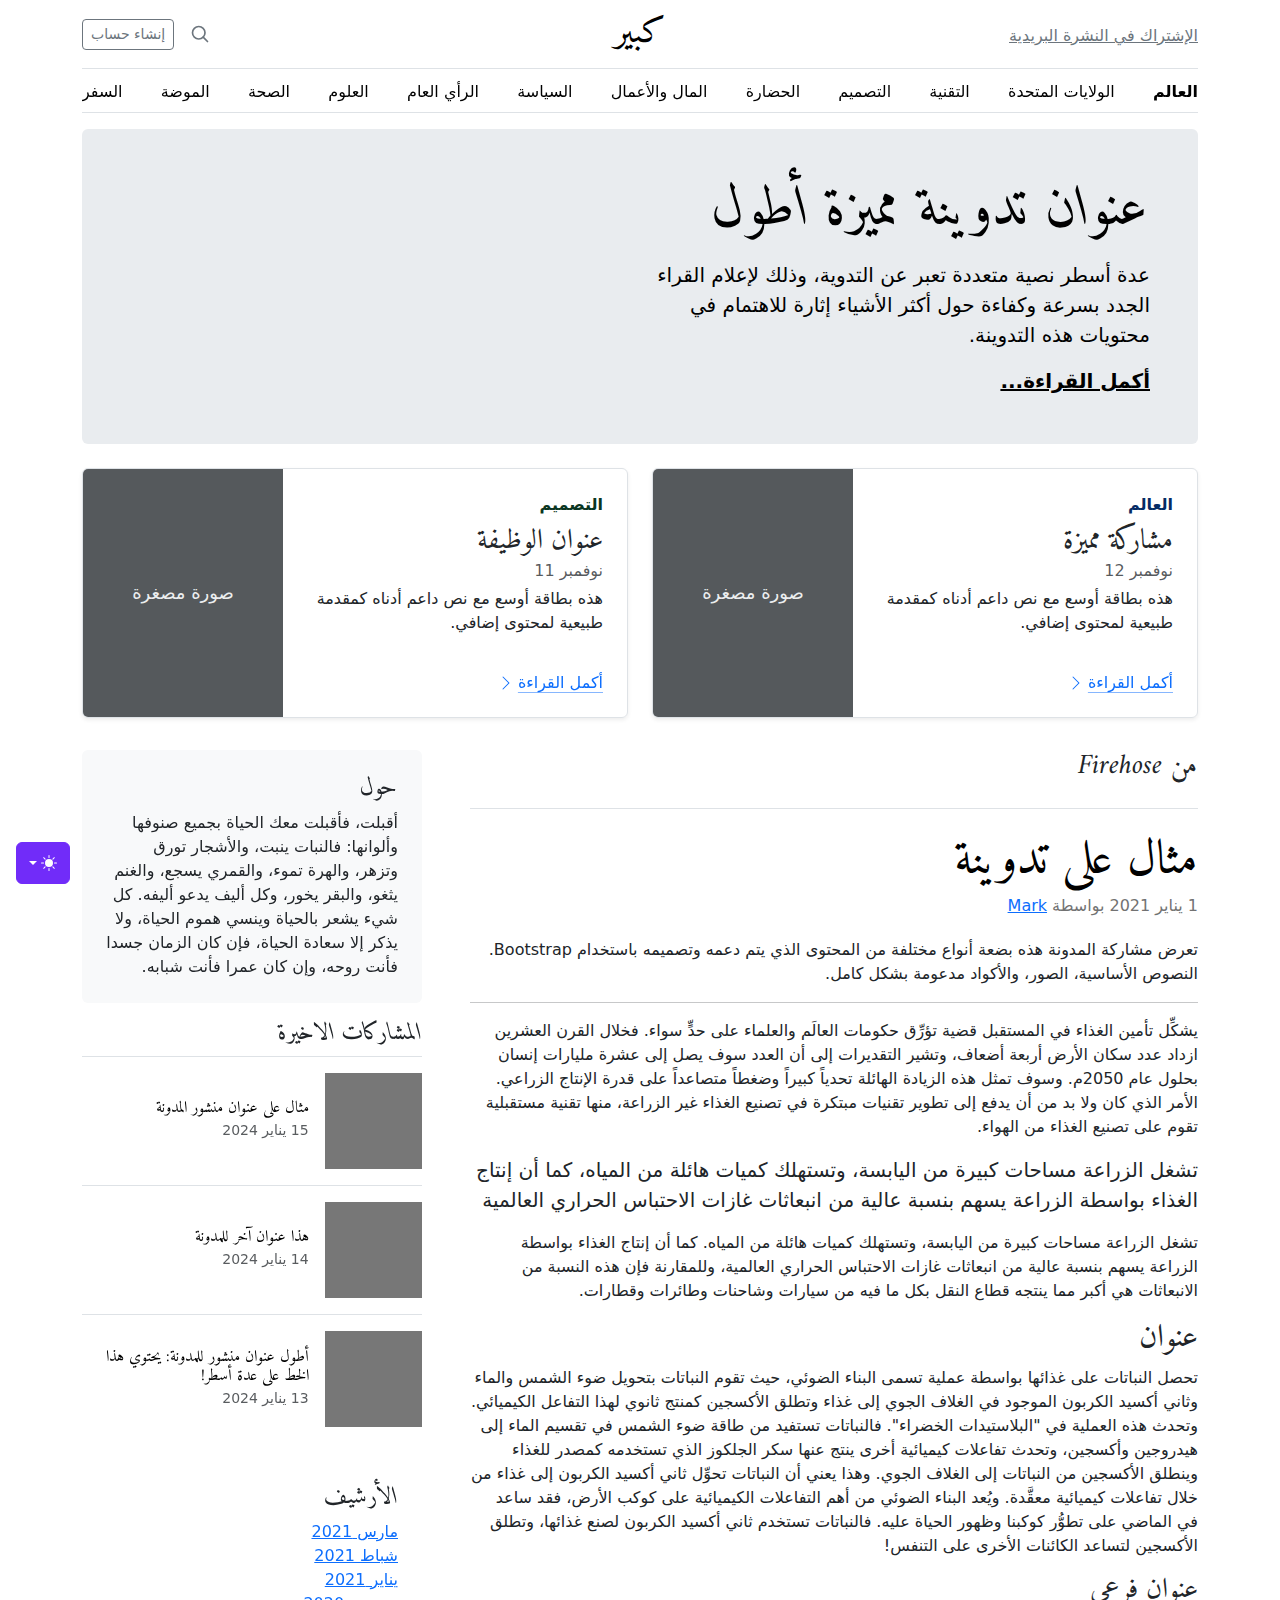
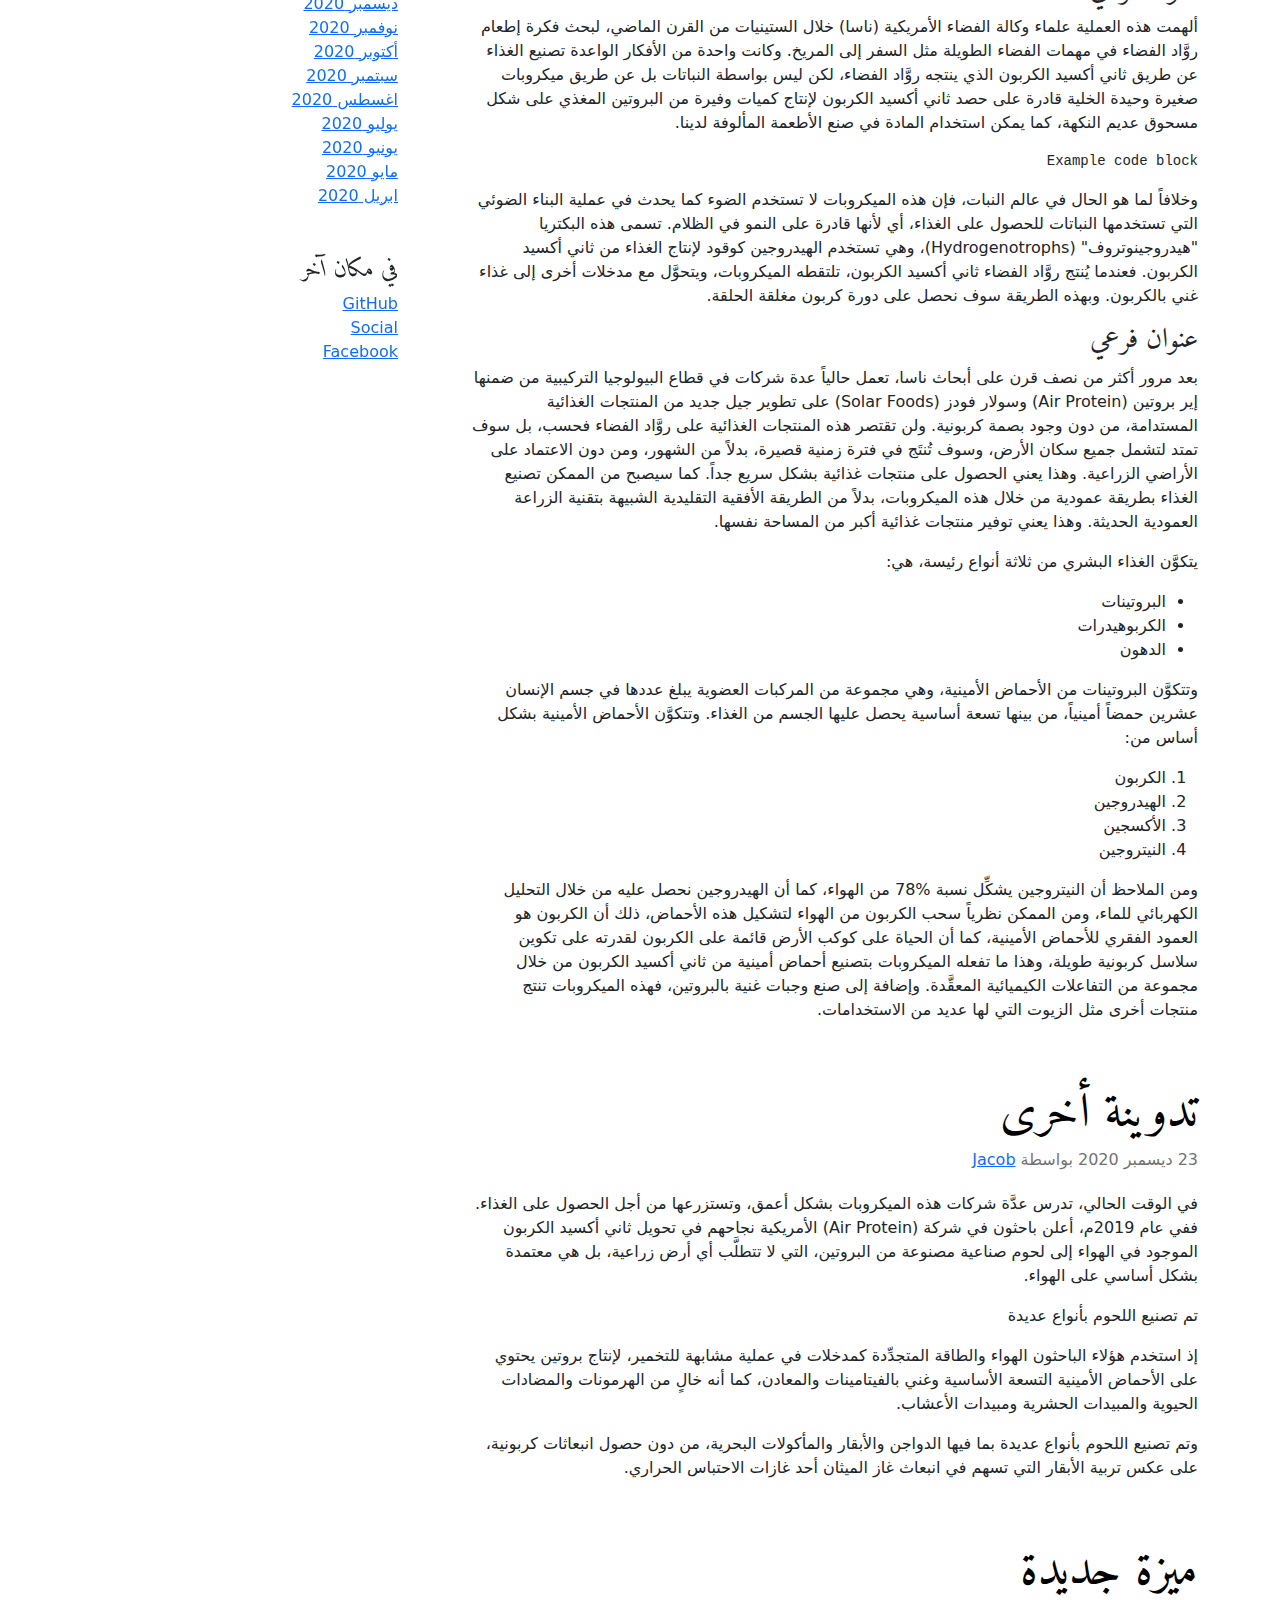
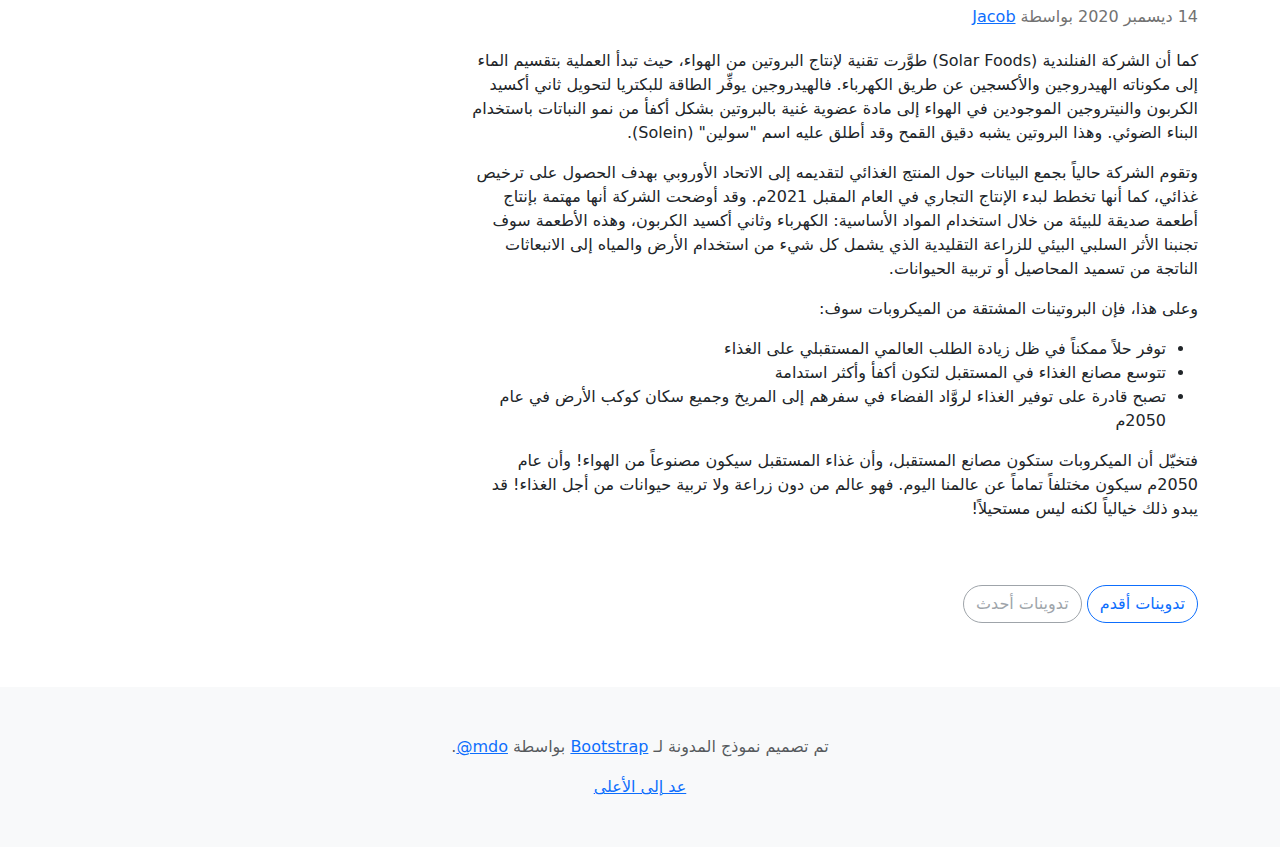
<file: DEV FRONT/AULA 04/bootstrap-5.3.8-examples/blog-rtl/index.html>
<!doctype html>
<html lang="ar" dir="rtl" data-bs-theme="auto">
  <head>
    <meta charset="utf-8" />
    <meta name="viewport" content="width=device-width, initial-scale=1" />
    <meta name="description" content="" />
    <meta
      name="author"
      content="Mark Otto, Jacob Thornton, and Bootstrap contributors"
    />
    <meta name="generator" content="Astro v5.13.2" />
    <title>قالب المدونة · Bootstrap v5.3</title>
    <link
      rel="canonical"
      href="https://getbootstrap.com/docs/5.3/examples/blog-rtl/"
    />
    <script src="../assets/js/color-modes.js"></script>
    <link href="../assets/dist/css/bootstrap.rtl.min.css" rel="stylesheet" />
    <meta name="theme-color" content="#712cf9" />
    <link
      href="https://fonts.googleapis.com/css?family=Amiri:wght@400;700&display=swap"
      rel="stylesheet"
    />
    <link href="../blog/blog.rtl.css" rel="stylesheet" />
    <style>
      .bd-placeholder-img {
        font-size: 1.125rem;
        text-anchor: middle;
        -webkit-user-select: none;
        -moz-user-select: none;
        user-select: none;
      }
      @media (min-width: 768px) {
        .bd-placeholder-img-lg {
          font-size: 3.5rem;
        }
      }
      .b-example-divider {
        width: 100%;
        height: 3rem;
        background-color: #0000001a;
        border: solid rgba(0, 0, 0, 0.15);
        border-width: 1px 0;
        box-shadow:
          inset 0 0.5em 1.5em #0000001a,
          inset 0 0.125em 0.5em #00000026;
      }
      .b-example-vr {
        flex-shrink: 0;
        width: 1.5rem;
        height: 100vh;
      }
      .bi {
        vertical-align: -0.125em;
        fill: currentColor;
      }
      .nav-scroller {
        position: relative;
        z-index: 2;
        height: 2.75rem;
        overflow-y: hidden;
      }
      .nav-scroller .nav {
        display: flex;
        flex-wrap: nowrap;
        padding-bottom: 1rem;
        margin-top: -1px;
        overflow-x: auto;
        text-align: center;
        white-space: nowrap;
        -webkit-overflow-scrolling: touch;
      }
      .btn-bd-primary {
        --bd-violet-bg: #712cf9;
        --bd-violet-rgb: 112.520718, 44.062154, 249.437846;
        --bs-btn-font-weight: 600;
        --bs-btn-color: var(--bs-white);
        --bs-btn-bg: var(--bd-violet-bg);
        --bs-btn-border-color: var(--bd-violet-bg);
        --bs-btn-hover-color: var(--bs-white);
        --bs-btn-hover-bg: #6528e0;
        --bs-btn-hover-border-color: #6528e0;
        --bs-btn-focus-shadow-rgb: var(--bd-violet-rgb);
        --bs-btn-active-color: var(--bs-btn-hover-color);
        --bs-btn-active-bg: #5a23c8;
        --bs-btn-active-border-color: #5a23c8;
      }
      .bd-mode-toggle {
        z-index: 1500;
      }
      .bd-mode-toggle .bi {
        width: 1em;
        height: 1em;
      }
      .bd-mode-toggle .dropdown-menu .active .bi {
        display: block !important;
      }
    </style>
  </head>
  <body>
    <svg xmlns="http://www.w3.org/2000/svg" class="d-none">
      <symbol id="check2" viewBox="0 0 16 16">
        <path
          d="M13.854 3.646a.5.5 0 0 1 0 .708l-7 7a.5.5 0 0 1-.708 0l-3.5-3.5a.5.5 0 1 1 .708-.708L6.5 10.293l6.646-6.647a.5.5 0 0 1 .708 0z"
        ></path>
      </symbol>
      <symbol id="circle-half" viewBox="0 0 16 16">
        <path
          d="M8 15A7 7 0 1 0 8 1v14zm0 1A8 8 0 1 1 8 0a8 8 0 0 1 0 16z"
        ></path>
      </symbol>
      <symbol id="moon-stars-fill" viewBox="0 0 16 16">
        <path
          d="M6 .278a.768.768 0 0 1 .08.858 7.208 7.208 0 0 0-.878 3.46c0 4.021 3.278 7.277 7.318 7.277.527 0 1.04-.055 1.533-.16a.787.787 0 0 1 .81.316.733.733 0 0 1-.031.893A8.349 8.349 0 0 1 8.344 16C3.734 16 0 12.286 0 7.71 0 4.266 2.114 1.312 5.124.06A.752.752 0 0 1 6 .278z"
        ></path>
        <path
          d="M10.794 3.148a.217.217 0 0 1 .412 0l.387 1.162c.173.518.579.924 1.097 1.097l1.162.387a.217.217 0 0 1 0 .412l-1.162.387a1.734 1.734 0 0 0-1.097 1.097l-.387 1.162a.217.217 0 0 1-.412 0l-.387-1.162A1.734 1.734 0 0 0 9.31 6.593l-1.162-.387a.217.217 0 0 1 0-.412l1.162-.387a1.734 1.734 0 0 0 1.097-1.097l.387-1.162zM13.863.099a.145.145 0 0 1 .274 0l.258.774c.115.346.386.617.732.732l.774.258a.145.145 0 0 1 0 .274l-.774.258a1.156 1.156 0 0 0-.732.732l-.258.774a.145.145 0 0 1-.274 0l-.258-.774a1.156 1.156 0 0 0-.732-.732l-.774-.258a.145.145 0 0 1 0-.274l.774-.258c.346-.115.617-.386.732-.732L13.863.1z"
        ></path>
      </symbol>
      <symbol id="sun-fill" viewBox="0 0 16 16">
        <path
          d="M8 12a4 4 0 1 0 0-8 4 4 0 0 0 0 8zM8 0a.5.5 0 0 1 .5.5v2a.5.5 0 0 1-1 0v-2A.5.5 0 0 1 8 0zm0 13a.5.5 0 0 1 .5.5v2a.5.5 0 0 1-1 0v-2A.5.5 0 0 1 8 13zm8-5a.5.5 0 0 1-.5.5h-2a.5.5 0 0 1 0-1h2a.5.5 0 0 1 .5.5zM3 8a.5.5 0 0 1-.5.5h-2a.5.5 0 0 1 0-1h2A.5.5 0 0 1 3 8zm10.657-5.657a.5.5 0 0 1 0 .707l-1.414 1.415a.5.5 0 1 1-.707-.708l1.414-1.414a.5.5 0 0 1 .707 0zm-9.193 9.193a.5.5 0 0 1 0 .707L3.05 13.657a.5.5 0 0 1-.707-.707l1.414-1.414a.5.5 0 0 1 .707 0zm9.193 2.121a.5.5 0 0 1-.707 0l-1.414-1.414a.5.5 0 0 1 .707-.707l1.414 1.414a.5.5 0 0 1 0 .707zM4.464 4.465a.5.5 0 0 1-.707 0L2.343 3.05a.5.5 0 1 1 .707-.707l1.414 1.414a.5.5 0 0 1 0 .708z"
        ></path>
      </symbol>
    </svg>
    <div
      class="dropdown position-fixed bottom-0 end-0 mb-3 me-3 bd-mode-toggle"
    >
      <button
        class="btn btn-bd-primary py-2 dropdown-toggle d-flex align-items-center"
        id="bd-theme"
        type="button"
        aria-expanded="false"
        data-bs-toggle="dropdown"
        aria-label="Toggle theme (auto)"
      >
        <svg class="bi my-1 theme-icon-active" aria-hidden="true">
          <use href="#circle-half"></use>
        </svg>
        <span class="visually-hidden" id="bd-theme-text">Toggle theme</span>
      </button>
      <ul
        class="dropdown-menu dropdown-menu-end shadow"
        aria-labelledby="bd-theme-text"
      >
        <li>
          <button
            type="button"
            class="dropdown-item d-flex align-items-center"
            data-bs-theme-value="light"
            aria-pressed="false"
          >
            <svg class="bi me-2 opacity-50" aria-hidden="true">
              <use href="#sun-fill"></use>
            </svg>
            Light
            <svg class="bi ms-auto d-none" aria-hidden="true">
              <use href="#check2"></use>
            </svg>
          </button>
        </li>
        <li>
          <button
            type="button"
            class="dropdown-item d-flex align-items-center"
            data-bs-theme-value="dark"
            aria-pressed="false"
          >
            <svg class="bi me-2 opacity-50" aria-hidden="true">
              <use href="#moon-stars-fill"></use>
            </svg>
            Dark
            <svg class="bi ms-auto d-none" aria-hidden="true">
              <use href="#check2"></use>
            </svg>
          </button>
        </li>
        <li>
          <button
            type="button"
            class="dropdown-item d-flex align-items-center active"
            data-bs-theme-value="auto"
            aria-pressed="true"
          >
            <svg class="bi me-2 opacity-50" aria-hidden="true">
              <use href="#circle-half"></use>
            </svg>
            Auto
            <svg class="bi ms-auto d-none" aria-hidden="true">
              <use href="#check2"></use>
            </svg>
          </button>
        </li>
      </ul>
    </div>
    <svg xmlns="http://www.w3.org/2000/svg" class="d-none">
      <symbol
        id="aperture"
        fill="none"
        stroke="currentColor"
        stroke-linecap="round"
        stroke-linejoin="round"
        stroke-width="2"
        viewBox="0 0 24 24"
      >
        <circle cx="12" cy="12" r="10"></circle>
        <path
          d="M14.31 8l5.74 9.94M9.69 8h11.48M7.38 12l5.74-9.94M9.69 16L3.95 6.06M14.31 16H2.83m13.79-4l-5.74 9.94"
        ></path>
      </symbol>
      <symbol id="cart" viewBox="0 0 16 16">
        <path
          d="M0 1.5A.5.5 0 0 1 .5 1H2a.5.5 0 0 1 .485.379L2.89 3H14.5a.5.5 0 0 1 .49.598l-1 5a.5.5 0 0 1-.465.401l-9.397.472L4.415 11H13a.5.5 0 0 1 0 1H4a.5.5 0 0 1-.491-.408L2.01 3.607 1.61 2H.5a.5.5 0 0 1-.5-.5zM3.102 4l.84 4.479 9.144-.459L13.89 4H3.102zM5 12a2 2 0 1 0 0 4 2 2 0 0 0 0-4zm7 0a2 2 0 1 0 0 4 2 2 0 0 0 0-4zm-7 1a1 1 0 1 1 0 2 1 1 0 0 1 0-2zm7 0a1 1 0 1 1 0 2 1 1 0 0 1 0-2z"
        ></path>
      </symbol>
      <symbol id="chevron-right" viewBox="0 0 16 16">
        <path
          fill-rule="evenodd"
          d="M4.646 1.646a.5.5 0 0 1 .708 0l6 6a.5.5 0 0 1 0 .708l-6 6a.5.5 0 0 1-.708-.708L10.293 8 4.646 2.354a.5.5 0 0 1 0-.708z"
        ></path>
      </symbol>
    </svg>
    <div class="container">
      <header class="border-bottom lh-1 py-3">
        <div class="row flex-nowrap justify-content-between align-items-center">
          <div class="col-4 pt-1">
            <a class="link-secondary" href="#">الإشتراك في النشرة البريدية</a>
          </div>
          <div class="col-4 text-center">
            <a
              class="blog-header-logo text-body-emphasis text-decoration-none"
              href="#"
              >كبير</a
            >
          </div>
          <div class="col-4 d-flex justify-content-end align-items-center">
            <a class="link-secondary" href="#" aria-label="بحث">
              <svg
                xmlns="http://www.w3.org/2000/svg"
                width="20"
                height="20"
                fill="none"
                stroke="currentColor"
                stroke-linecap="round"
                stroke-linejoin="round"
                stroke-width="2"
                class="mx-3"
                role="img"
                viewBox="0 0 24 24"
              >
                <title>بحث</title>
                <circle cx="10.5" cy="10.5" r="7.5"></circle>
                <path d="M21 21l-5.2-5.2"></path>
              </svg>
            </a>
            <a class="btn btn-sm btn-outline-secondary" href="#">إنشاء حساب</a>
          </div>
        </div>
      </header>
      <div class="nav-scroller py-1 mb-3 border-bottom">
        <nav class="nav nav-underline justify-content-between">
          <a class="nav-item nav-link link-body-emphasis active" href="#"
            >العالم</a
          >
          <a class="nav-item nav-link link-body-emphasis" href="#"
            >الولايات المتحدة</a
          >
          <a class="nav-item nav-link link-body-emphasis" href="#">التقنية</a>
          <a class="nav-item nav-link link-body-emphasis" href="#">التصميم</a>
          <a class="nav-item nav-link link-body-emphasis" href="#">الحضارة</a>
          <a class="nav-item nav-link link-body-emphasis" href="#"
            >المال والأعمال</a
          >
          <a class="nav-item nav-link link-body-emphasis" href="#">السياسة</a>
          <a class="nav-item nav-link link-body-emphasis" href="#"
            >الرأي العام</a
          >
          <a class="nav-item nav-link link-body-emphasis" href="#">العلوم</a>
          <a class="nav-item nav-link link-body-emphasis" href="#">الصحة</a>
          <a class="nav-item nav-link link-body-emphasis" href="#">الموضة</a>
          <a class="nav-item nav-link link-body-emphasis" href="#">السفر</a>
        </nav>
      </div>
    </div>
    <main class="container">
      <div class="p-4 p-md-5 mb-4 rounded text-body-emphasis bg-body-secondary">
        <div class="col-lg-6 px-0">
          <h1 class="display-4 fst-italic">عنوان تدوينة مميزة أطول</h1>
          <p class="lead my-3">
            عدة أسطر نصية متعددة تعبر عن التدوية، وذلك لإعلام القراء الجدد بسرعة
            وكفاءة حول أكثر الأشياء إثارة للاهتمام في محتويات هذه التدوينة.
          </p>
          <p class="lead mb-0">
            <a href="#" class="text-body-emphasis fw-bold">أكمل القراءة...</a>
          </p>
        </div>
      </div>
      <div class="row mb-2">
        <div class="col-md-6">
          <div
            class="row g-0 border rounded overflow-hidden flex-md-row mb-4 shadow-sm h-md-250 position-relative"
          >
            <div class="col p-4 d-flex flex-column position-static">
              <strong class="d-inline-block mb-2 text-primary-emphasis"
                >العالم</strong
              >
              <h3 class="mb-0">مشاركة مميزة</h3>
              <div class="mb-1 text-body-secondary">نوفمبر 12</div>
              <p class="card-text mb-auto">
                هذه بطاقة أوسع مع نص داعم أدناه كمقدمة طبيعية لمحتوى إضافي.
              </p>
              <a
                href="#"
                class="icon-link gap-1 icon-link-hover stretched-link"
              >
                أكمل القراءة
                <svg class="bi" aria-hidden="true">
                  <use xlink:href="#chevron-right"></use>
                </svg>
              </a>
            </div>
            <div class="col-auto d-none d-lg-block">
              <svg
                aria-label="Placeholder: صورة مصغرة"
                class="bd-placeholder-img"
                height="250"
                preserveAspectRatio="xMidYMid slice"
                role="img"
                width="200"
                xmlns="http://www.w3.org/2000/svg"
              >
                <title>Placeholder</title>
                <rect width="100%" height="100%" fill="#55595c"></rect>
                <text x="50%" y="50%" fill="#eceeef" dy=".3em">صورة مصغرة</text>
              </svg>
            </div>
          </div>
        </div>
        <div class="col-md-6">
          <div
            class="row g-0 border rounded overflow-hidden flex-md-row mb-4 shadow-sm h-md-250 position-relative"
          >
            <div class="col p-4 d-flex flex-column position-static">
              <strong class="d-inline-block mb-2 text-success-emphasis"
                >التصميم</strong
              >
              <h3 class="mb-0">عنوان الوظيفة</h3>
              <div class="mb-1 text-body-secondary">نوفمبر 11</div>
              <p class="mb-auto">
                هذه بطاقة أوسع مع نص داعم أدناه كمقدمة طبيعية لمحتوى إضافي.
              </p>
              <a
                href="#"
                class="icon-link gap-1 icon-link-hover stretched-link"
              >
                أكمل القراءة
                <svg class="bi" aria-hidden="true">
                  <use xlink:href="#chevron-right"></use>
                </svg>
              </a>
            </div>
            <div class="col-auto d-none d-lg-block">
              <svg
                aria-label="Placeholder: صورة مصغرة"
                class="bd-placeholder-img"
                height="250"
                preserveAspectRatio="xMidYMid slice"
                role="img"
                width="200"
                xmlns="http://www.w3.org/2000/svg"
              >
                <title>Placeholder</title>
                <rect width="100%" height="100%" fill="#55595c"></rect>
                <text x="50%" y="50%" fill="#eceeef" dy=".3em">صورة مصغرة</text>
              </svg>
            </div>
          </div>
        </div>
      </div>
      <div class="row g-5">
        <div class="col-md-8">
          <h3 class="pb-4 mb-4 fst-italic border-bottom">من Firehose</h3>
          <article class="blog-post">
            <h2 class="display-5 link-body-emphasis mb-1">مثال على تدوينة</h2>
            <p class="blog-post-meta">
              1 يناير 2021 بواسطة <a href="#"> Mark </a>
            </p>
            <p>
              تعرض مشاركة المدونة هذه بضعة أنواع مختلفة من المحتوى الذي يتم دعمه
              وتصميمه باستخدام Bootstrap. النصوص الأساسية، الصور، والأكواد
              مدعومة بشكل كامل.
            </p>
            <hr />
            <p>
              يشكِّل تأمين الغذاء في المستقبل قضية تؤرِّق حكومات العالَم
              والعلماء على حدٍّ سواء. فخلال القرن العشرين ازداد عدد سكان الأرض
              أربعة أضعاف، وتشير التقديرات إلى أن العدد سوف يصل إلى عشرة مليارات
              إنسان بحلول عام 2050م. وسوف تمثل هذه الزيادة الهائلة تحدياً كبيراً
              وضغطاً متصاعداً على قدرة الإنتاج الزراعي. الأمر الذي كان ولا بد من
              أن يدفع إلى تطوير تقنيات مبتكرة في تصنيع الغذاء غير الزراعة، منها
              تقنية مستقبلية تقوم على تصنيع الغذاء من الهواء.
            </p>
            <blockquote class="blockquote">
              <p>
                تشغل الزراعة مساحات كبيرة من اليابسة، وتستهلك كميات هائلة من
                المياه، كما أن إنتاج الغذاء بواسطة الزراعة يسهم بنسبة عالية من
                انبعاثات غازات الاحتباس الحراري العالمية
              </p>
            </blockquote>
            <p>
              تشغل الزراعة مساحات كبيرة من اليابسة، وتستهلك كميات هائلة من
              المياه. كما أن إنتاج الغذاء بواسطة الزراعة يسهم بنسبة عالية من
              انبعاثات غازات الاحتباس الحراري العالمية، وللمقارنة فإن هذه النسبة
              من الانبعاثات هي أكبر مما ينتجه قطاع النقل بكل ما فيه من سيارات
              وشاحنات وطائرات وقطارات.
            </p>
            <h2>عنوان</h2>
            <p>
              تحصل النباتات على غذائها بواسطة عملية تسمى البناء الضوئي، حيث تقوم
              النباتات بتحويل ضوء الشمس والماء وثاني أكسيد الكربون الموجود في
              الغلاف الجوي إلى غذاء وتطلق الأكسجين كمنتج ثانوي لهذا التفاعل
              الكيميائي. وتحدث هذه العملية في "البلاستيدات الخضراء". فالنباتات
              تستفيد من طاقة ضوء الشمس في تقسيم الماء إلى هيدروجين وأكسجين،
              وتحدث تفاعلات كيميائية أخرى ينتج عنها سكر الجلكوز الذي تستخدمه
              كمصدر للغذاء وينطلق الأكسجين من النباتات إلى الغلاف الجوي. وهذا
              يعني أن النباتات تحوِّل ثاني أكسيد الكربون إلى غذاء من خلال
              تفاعلات كيميائية معقَّدة. ويُعد البناء الضوئي من أهم التفاعلات
              الكيميائية على كوكب الأرض، فقد ساعد في الماضي على تطوُّر كوكبنا
              وظهور الحياة عليه. فالنباتات تستخدم ثاني أكسيد الكربون لصنع
              غذائها، وتطلق الأكسجين لتساعد الكائنات الأخرى على التنفس!
            </p>
            <h3>عنوان فرعي</h3>
            <p>
              ألهمت هذه العملية علماء وكالة الفضاء الأمريكية (ناسا) خلال
              الستينيات من القرن الماضي، لبحث فكرة إطعام روَّاد الفضاء في مهمات
              الفضاء الطويلة مثل السفر إلى المريخ. وكانت واحدة من الأفكار
              الواعدة تصنيع الغذاء عن طريق ثاني أكسيد الكربون الذي ينتجه روَّاد
              الفضاء، لكن ليس بواسطة النباتات بل عن طريق ميكروبات صغيرة وحيدة
              الخلية قادرة على حصد ثاني أكسيد الكربون لإنتاج كميات وفيرة من
              البروتين المغذي على شكل مسحوق عديم النكهة، كما يمكن استخدام المادة
              في صنع الأطعمة المألوفة لدينا.
            </p>
            <pre><code>Example code block</code></pre>
            <p>
              وخلافاً لما هو الحال في عالم النبات، فإن هذه الميكروبات لا تستخدم
              الضوء كما يحدث في عملية البناء الضوئي التي تستخدمها النباتات
              للحصول على الغذاء، أي لأنها قادرة على النمو في الظلام. تسمى هذه
              البكتريا "هيدروجينوتروف" (Hydrogenotrophs)، وهي تستخدم الهيدروجين
              كوقود لإنتاج الغذاء من ثاني أكسيد الكربون. فعندما يُنتج روَّاد
              الفضاء ثاني أكسيد الكربون، تلتقطه الميكروبات، ويتحوَّل مع مدخلات
              أخرى إلى غذاء غني بالكربون. وبهذه الطريقة سوف نحصل على دورة كربون
              مغلقة الحلقة.
            </p>
            <h3>عنوان فرعي</h3>
            <p>
              بعد مرور أكثر من نصف قرن على أبحاث ناسا، تعمل حالياً عدة شركات في
              قطاع البيولوجيا التركيبية من ضمنها إير بروتين (Air Protein) وسولار
              فودز (Solar Foods) على تطوير جيل جديد من المنتجات الغذائية
              المستدامة، من دون وجود بصمة كربونية. ولن تقتصر هذه المنتجات
              الغذائية على روَّاد الفضاء فحسب، بل سوف تمتد لتشمل جميع سكان
              الأرض، وسوف تُنتَج في فترة زمنية قصيرة، بدلاً من الشهور، ومن دون
              الاعتماد على الأراضي الزراعية. وهذا يعني الحصول على منتجات غذائية
              بشكل سريع جداً. كما سيصبح من الممكن تصنيع الغذاء بطريقة عمودية من
              خلال هذه الميكروبات، بدلاً من الطريقة الأفقية التقليدية الشبيهة
              بتقنية الزراعة العمودية الحديثة. وهذا يعني توفير منتجات غذائية
              أكبر من المساحة نفسها.
            </p>
            <p>يتكوَّن الغذاء البشري من ثلاثة أنواع رئيسة، هي:</p>
            <ul>
              <li>البروتينات</li>
              <li>الكربوهيدرات</li>
              <li>الدهون</li>
            </ul>
            <p>
              وتتكوَّن البروتينات من الأحماض الأمينية، وهي مجموعة من المركبات
              العضوية يبلغ عددها في جسم الإنسان عشرين حمضاً أمينياً، من بينها
              تسعة أساسية يحصل عليها الجسم من الغذاء. وتتكوَّن الأحماض الأمينية
              بشكل أساس من:
            </p>
            <ol>
              <li>الكربون</li>
              <li>الهيدروجين</li>
              <li>الأكسجين</li>
              <li>النيتروجين</li>
            </ol>
            <p>
              ومن الملاحظ أن النيتروجين يشكِّل نسبة %78 من الهواء، كما أن
              الهيدروجين نحصل عليه من خلال التحليل الكهربائي للماء، ومن الممكن
              نظرياً سحب الكربون من الهواء لتشكيل هذه الأحماض، ذلك أن الكربون هو
              العمود الفقري للأحماض الأمينية، كما أن الحياة على كوكب الأرض قائمة
              على الكربون لقدرته على تكوين سلاسل كربونية طويلة، وهذا ما تفعله
              الميكروبات بتصنيع أحماض أمينية من ثاني أكسيد الكربون من خلال
              مجموعة من التفاعلات الكيميائية المعقَّدة. وإضافة إلى صنع وجبات
              غنية بالبروتين، فهذه الميكروبات تنتج منتجات أخرى مثل الزيوت التي
              لها عديد من الاستخدامات.
            </p>
          </article>
          <article class="blog-post">
            <h2 class="display-5 link-body-emphasis mb-1">تدوينة أخرى</h2>
            <p class="blog-post-meta">
              23 ديسمبر 2020 بواسطة <a href="#">Jacob</a>
            </p>
            <p>
              في الوقت الحالي، تدرس عدَّة شركات هذه الميكروبات بشكل أعمق،
              وتستزرعها من أجل الحصول على الغذاء. ففي عام 2019م، أعلن باحثون في
              شركة (Air Protein) الأمريكية نجاحهم في تحويل ثاني أكسيد الكربون
              الموجود في الهواء إلى لحوم صناعية مصنوعة من البروتين، التي لا
              تتطلَّب أي أرض زراعية، بل هي معتمدة بشكل أساسي على الهواء.
            </p>
            <blockquote><p>تم تصنيع اللحوم بأنواع عديدة</p></blockquote>
            <p>
              إذ استخدم هؤلاء الباحثون الهواء والطاقة المتجدِّدة كمدخلات في
              عملية مشابهة للتخمير، لإنتاج بروتين يحتوي على الأحماض الأمينية
              التسعة الأساسية وغني بالفيتامينات والمعادن، كما أنه خالٍ من
              الهرمونات والمضادات الحيوية والمبيدات الحشرية ومبيدات الأعشاب.
            </p>
            <p>
              وتم تصنيع اللحوم بأنواع عديدة بما فيها الدواجن والأبقار والمأكولات
              البحرية، من دون حصول انبعاثات كربونية، على عكس تربية الأبقار التي
              تسهم في انبعاث غاز الميثان أحد غازات الاحتباس الحراري.
            </p>
          </article>
          <article class="blog-post">
            <h2 class="display-5 link-body-emphasis mb-1">ميزة جديدة</h2>
            <p class="blog-post-meta">
              14 ديسمبر 2020 بواسطة <a href="#">Jacob</a>
            </p>
            <p>
              كما أن الشركة الفنلندية (Solar Foods) طوَّرت تقنية لإنتاج البروتين
              من الهواء، حيث تبدأ العملية بتقسيم الماء إلى مكوناته الهيدروجين
              والأكسجين عن طريق الكهرباء. فالهيدروجين يوفِّر الطاقة للبكتريا
              لتحويل ثاني أكسيد الكربون والنيتروجين الموجودين في الهواء إلى مادة
              عضوية غنية بالبروتين بشكل أكفأ من نمو النباتات باستخدام البناء
              الضوئي. وهذا البروتين يشبه دقيق القمح وقد أطلق عليه اسم "سولين"
              (Solein).
            </p>
            <p>
              وتقوم الشركة حالياً بجمع البيانات حول المنتج الغذائي لتقديمه إلى
              الاتحاد الأوروبي بهدف الحصول على ترخيص غذائي، كما أنها تخطط لبدء
              الإنتاج التجاري في العام المقبل 2021م. وقد أوضحت الشركة أنها مهتمة
              بإنتاج أطعمة صديقة للبيئة من خلال استخدام المواد الأساسية:
              الكهرباء وثاني أكسيد الكربون، وهذه الأطعمة سوف تجنبنا الأثر السلبي
              البيئي للزراعة التقليدية الذي يشمل كل شيء من استخدام الأرض والمياه
              إلى الانبعاثات الناتجة من تسميد المحاصيل أو تربية الحيوانات.
            </p>
            <p>وعلى هذا، فإن البروتينات المشتقة من الميكروبات سوف:</p>
            <ul>
              <li>
                توفر حلاً ممكناً في ظل زيادة الطلب العالمي المستقبلي على الغذاء
              </li>
              <li>تتوسع مصانع الغذاء في المستقبل لتكون أكفأ وأكثر استدامة</li>
              <li>
                تصبح قادرة على توفير الغذاء لروَّاد الفضاء في سفرهم إلى المريخ
                وجميع سكان كوكب الأرض في عام 2050م
              </li>
            </ul>
            <p>
              فتخيّل أن الميكروبات ستكون مصانع المستقبل، وأن غذاء المستقبل سيكون
              مصنوعاً من الهواء! وأن عام 2050م سيكون مختلفاً تماماً عن عالمنا
              اليوم. فهو عالم من دون زراعة ولا تربية حيوانات من أجل الغذاء! قد
              يبدو ذلك خيالياً لكنه ليس مستحيلاً!
            </p>
          </article>
          <nav class="blog-pagination" aria-label="Pagination">
            <a class="btn btn-outline-primary rounded-pill" href="#"
              >تدوينات أقدم</a
            >
            <a
              class="btn btn-outline-secondary rounded-pill disabled"
              aria-disabled="true"
              >تدوينات أحدث</a
            >
          </nav>
        </div>
        <div class="col-md-4">
          <div class="position-sticky" style="top: 2rem">
            <div class="p-4 mb-3 bg-body-tertiary rounded">
              <h4 class="fst-italic">حول</h4>
              <p class="mb-0">
                أقبلت، فأقبلت معك الحياة بجميع صنوفها وألوانها: فالنبات ينبت،
                والأشجار تورق وتزهر، والهرة تموء، والقمري يسجع، والغنم يثغو،
                والبقر يخور، وكل أليف يدعو أليفه. كل شيء يشعر بالحياة وينسي هموم
                الحياة، ولا يذكر إلا سعادة الحياة، فإن كان الزمان جسدا فأنت
                روحه، وإن كان عمرا فأنت شبابه.
              </p>
            </div>
            <div>
              <h4 class="fst-italic">المشاركات الاخيرة</h4>
              <ul class="list-unstyled">
                <li>
                  <a
                    class="d-flex flex-column flex-lg-row gap-3 align-items-start align-items-lg-center py-3 link-body-emphasis text-decoration-none border-top"
                    href="#"
                  >
                    <svg
                      aria-hidden="true"
                      class="bd-placeholder-img"
                      height="96"
                      preserveAspectRatio="xMidYMid slice"
                      width="100%"
                      xmlns="http://www.w3.org/2000/svg"
                    >
                      <rect width="100%" height="100%" fill="#777"></rect>
                    </svg>
                    <div class="col-lg-8">
                      <h6 class="mb-0">مثال على عنوان منشور المدونة</h6>
                      <small class="text-body-secondary">15 يناير 2024</small>
                    </div>
                  </a>
                </li>
                <li>
                  <a
                    class="d-flex flex-column flex-lg-row gap-3 align-items-start align-items-lg-center py-3 link-body-emphasis text-decoration-none border-top"
                    href="#"
                  >
                    <svg
                      aria-hidden="true"
                      class="bd-placeholder-img"
                      height="96"
                      preserveAspectRatio="xMidYMid slice"
                      width="100%"
                      xmlns="http://www.w3.org/2000/svg"
                    >
                      <rect width="100%" height="100%" fill="#777"></rect>
                    </svg>
                    <div class="col-lg-8">
                      <h6 class="mb-0">هذا عنوان آخر للمدونة</h6>
                      <small class="text-body-secondary">14 يناير 2024</small>
                    </div>
                  </a>
                </li>
                <li>
                  <a
                    class="d-flex flex-column flex-lg-row gap-3 align-items-start align-items-lg-center py-3 link-body-emphasis text-decoration-none border-top"
                    href="#"
                  >
                    <svg
                      aria-hidden="true"
                      class="bd-placeholder-img"
                      height="96"
                      preserveAspectRatio="xMidYMid slice"
                      width="100%"
                      xmlns="http://www.w3.org/2000/svg"
                    >
                      <rect width="100%" height="100%" fill="#777"></rect>
                    </svg>
                    <div class="col-lg-8">
                      <h6 class="mb-0">
                        أطول عنوان منشور للمدونة: يحتوي هذا الخط على عدة أسطر!
                      </h6>
                      <small class="text-body-secondary">13 يناير 2024</small>
                    </div>
                  </a>
                </li>
              </ul>
            </div>
            <div class="p-4">
              <h4 class="fst-italic">الأرشيف</h4>
              <ol class="list-unstyled mb-0">
                <li><a href="#">مارس 2021</a></li>
                <li><a href="#">شباط 2021</a></li>
                <li><a href="#">يناير 2021</a></li>
                <li><a href="#">ديسمبر 2020</a></li>
                <li><a href="#">نوفمبر 2020</a></li>
                <li><a href="#">أكتوبر 2020</a></li>
                <li><a href="#">سبتمبر 2020</a></li>
                <li><a href="#">اغسطس 2020</a></li>
                <li><a href="#">يوليو 2020</a></li>
                <li><a href="#">يونيو 2020</a></li>
                <li><a href="#">مايو 2020</a></li>
                <li><a href="#">ابريل 2020</a></li>
              </ol>
            </div>
            <div class="p-4">
              <h4 class="fst-italic">في مكان آخر</h4>
              <ol class="list-unstyled">
                <li><a href="#">GitHub</a></li>
                <li><a href="#">Social</a></li>
                <li><a href="#">Facebook</a></li>
              </ol>
            </div>
          </div>
        </div>
      </div>
    </main>
    <footer class="py-5 text-center text-body-secondary bg-body-tertiary">
      <p>
        تم تصميم نموذج المدونة لـ
        <a href="https://getbootstrap.com/">Bootstrap</a> بواسطة
        <a href="https://x.com/mdo"><bdi lang="en" dir="ltr">@mdo</bdi></a
        >.
      </p>
      <p class="mb-0"><a href="#">عد إلى الأعلى</a></p>
    </footer>
    <script
      src="../assets/dist/js/bootstrap.bundle.min.js"
      class="astro-vvvwv3sm"
    ></script>
  </body>
</html>
</file>
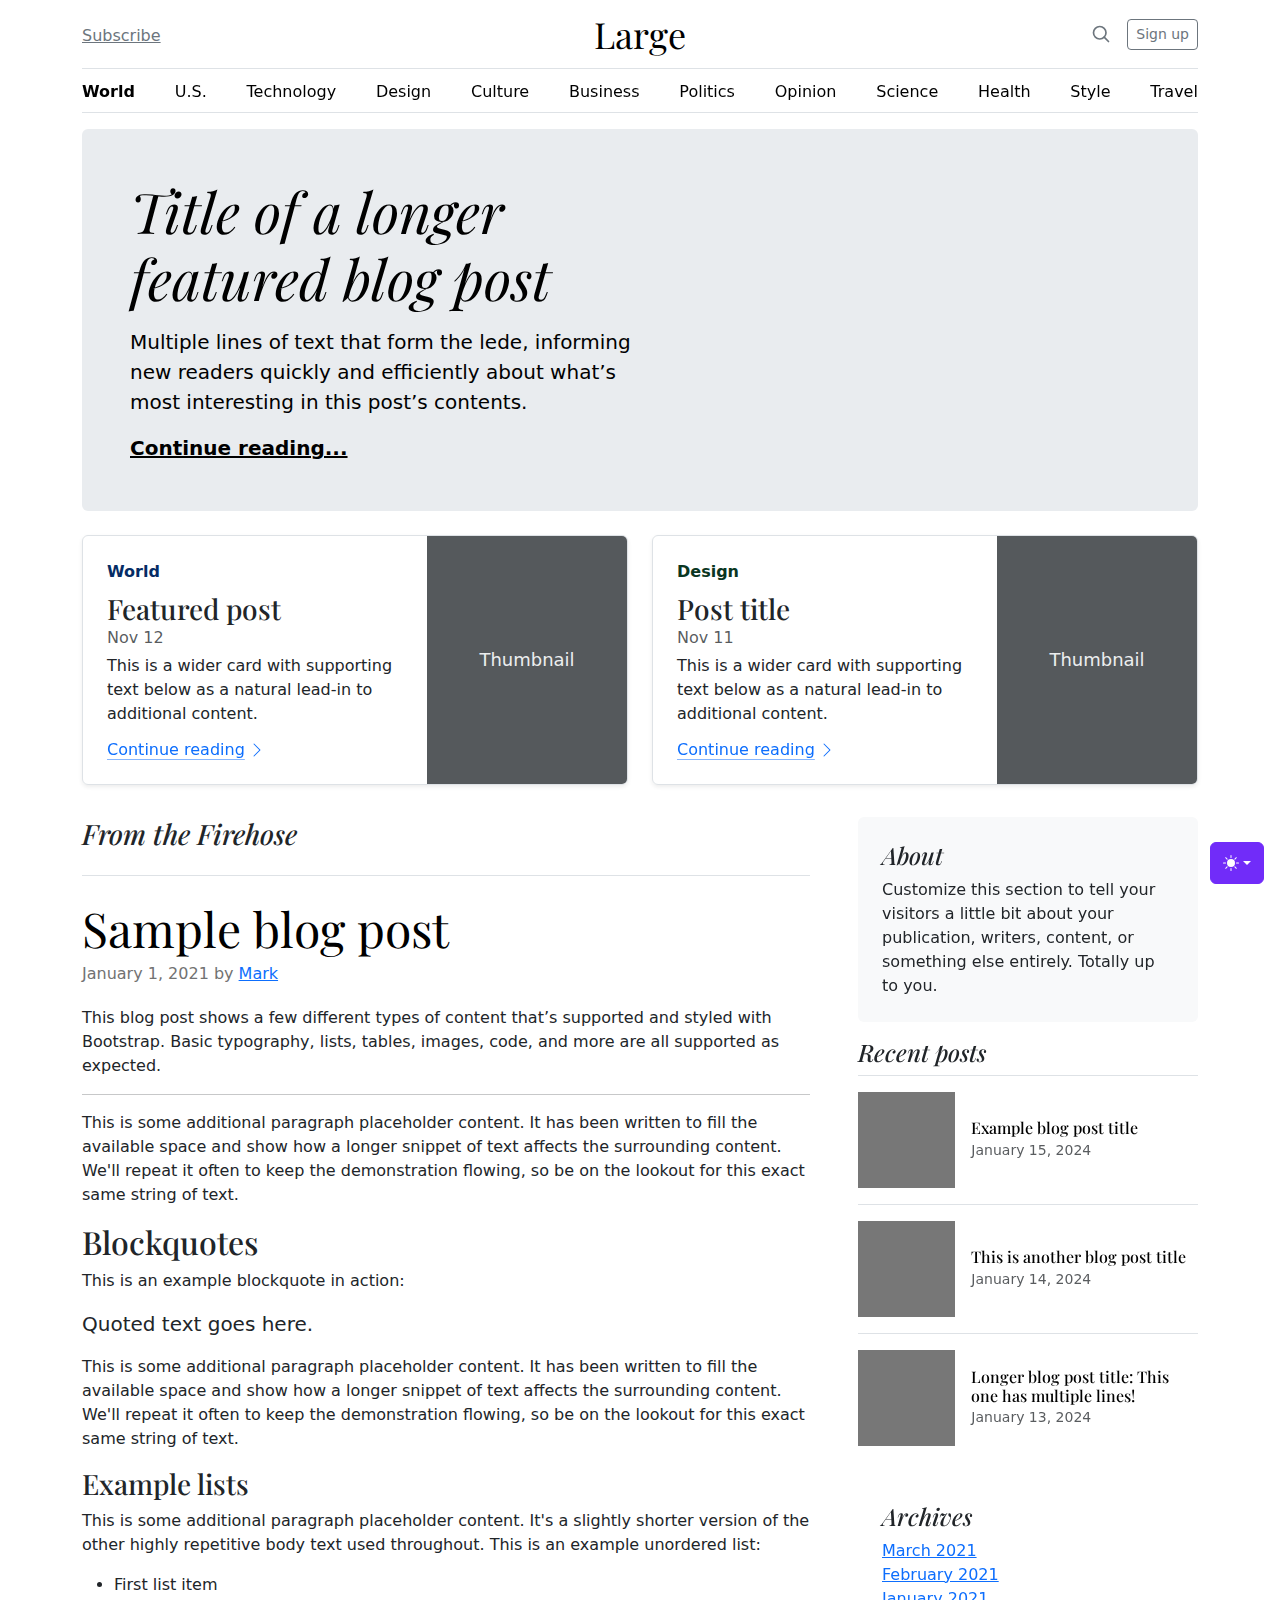
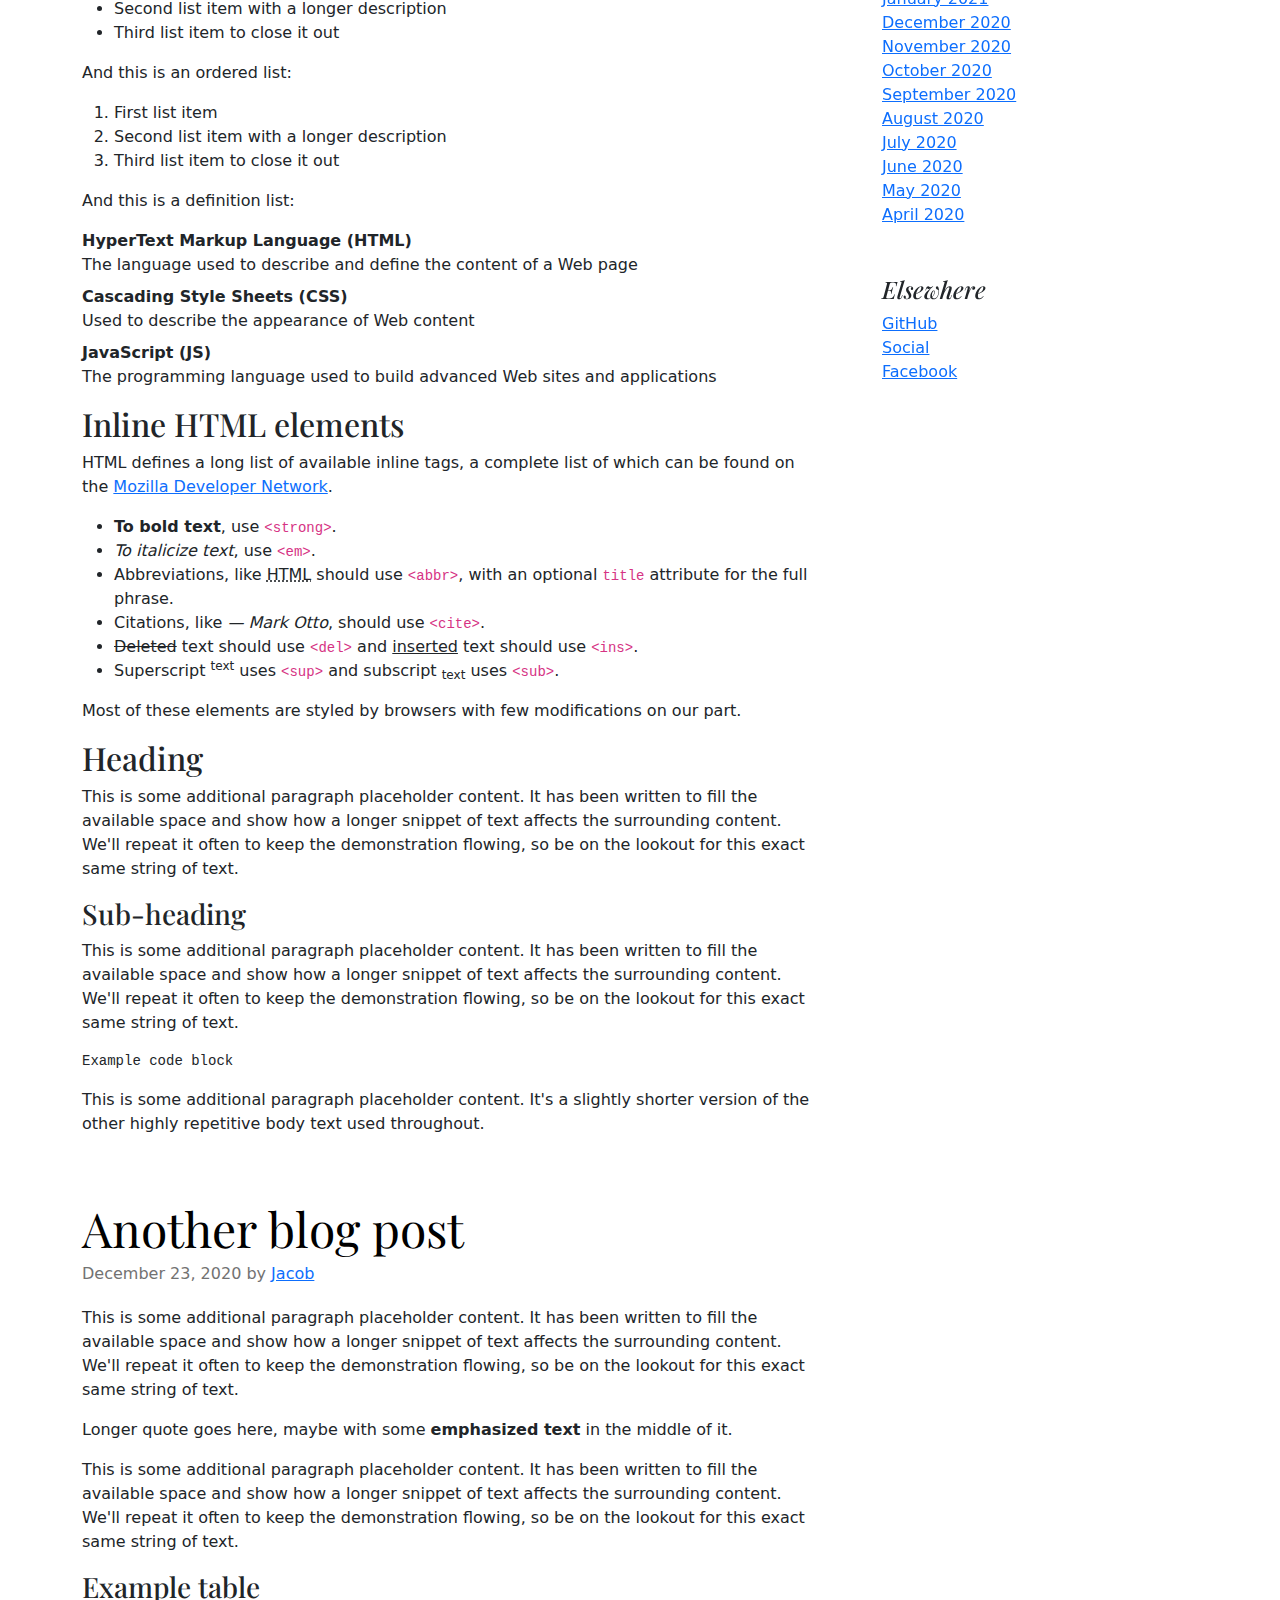
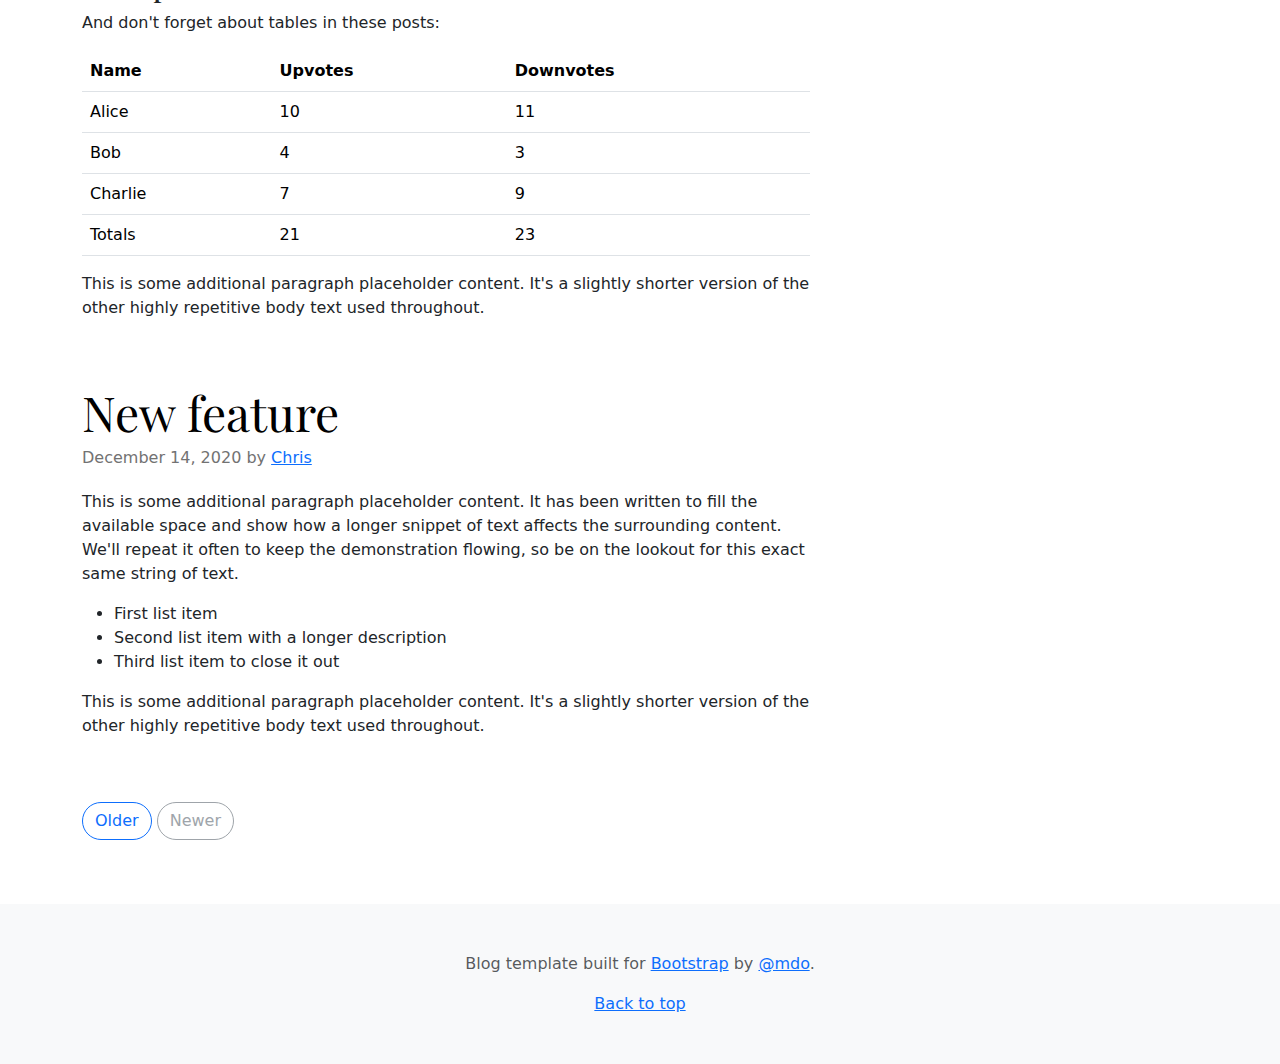
<file: DEV FRONT/AULA 04/bootstrap-5.3.8-examples/blog/index.html>
<!doctype html>
<html lang="en" data-bs-theme="auto">
  <head>
    <meta charset="utf-8" />
    <meta name="viewport" content="width=device-width, initial-scale=1" />
    <meta name="description" content="" />
    <meta
      name="author"
      content="Mark Otto, Jacob Thornton, and Bootstrap contributors"
    />
    <meta name="generator" content="Astro v5.13.2" />
    <title>Blog Template · Bootstrap v5.3</title>
    <link
      rel="canonical"
      href="https://getbootstrap.com/docs/5.3/examples/blog/"
    />
    <script src="../assets/js/color-modes.js"></script>
    <link href="../assets/dist/css/bootstrap.min.css" rel="stylesheet" />
    <meta name="theme-color" content="#712cf9" />
    <link
      href="https://fonts.googleapis.com/css?family=Playfair+Display:700,900&display=swap"
      rel="stylesheet"
    />
    <link href="blog.css" rel="stylesheet" />
    <style>
      .bd-placeholder-img {
        font-size: 1.125rem;
        text-anchor: middle;
        -webkit-user-select: none;
        -moz-user-select: none;
        user-select: none;
      }
      @media (min-width: 768px) {
        .bd-placeholder-img-lg {
          font-size: 3.5rem;
        }
      }
      .b-example-divider {
        width: 100%;
        height: 3rem;
        background-color: #0000001a;
        border: solid rgba(0, 0, 0, 0.15);
        border-width: 1px 0;
        box-shadow:
          inset 0 0.5em 1.5em #0000001a,
          inset 0 0.125em 0.5em #00000026;
      }
      .b-example-vr {
        flex-shrink: 0;
        width: 1.5rem;
        height: 100vh;
      }
      .bi {
        vertical-align: -0.125em;
        fill: currentColor;
      }
      .nav-scroller {
        position: relative;
        z-index: 2;
        height: 2.75rem;
        overflow-y: hidden;
      }
      .nav-scroller .nav {
        display: flex;
        flex-wrap: nowrap;
        padding-bottom: 1rem;
        margin-top: -1px;
        overflow-x: auto;
        text-align: center;
        white-space: nowrap;
        -webkit-overflow-scrolling: touch;
      }
      .btn-bd-primary {
        --bd-violet-bg: #712cf9;
        --bd-violet-rgb: 112.520718, 44.062154, 249.437846;
        --bs-btn-font-weight: 600;
        --bs-btn-color: var(--bs-white);
        --bs-btn-bg: var(--bd-violet-bg);
        --bs-btn-border-color: var(--bd-violet-bg);
        --bs-btn-hover-color: var(--bs-white);
        --bs-btn-hover-bg: #6528e0;
        --bs-btn-hover-border-color: #6528e0;
        --bs-btn-focus-shadow-rgb: var(--bd-violet-rgb);
        --bs-btn-active-color: var(--bs-btn-hover-color);
        --bs-btn-active-bg: #5a23c8;
        --bs-btn-active-border-color: #5a23c8;
      }
      .bd-mode-toggle {
        z-index: 1500;
      }
      .bd-mode-toggle .bi {
        width: 1em;
        height: 1em;
      }
      .bd-mode-toggle .dropdown-menu .active .bi {
        display: block !important;
      }
    </style>
  </head>
  <body>
    <svg xmlns="http://www.w3.org/2000/svg" class="d-none">
      <symbol id="check2" viewBox="0 0 16 16">
        <path
          d="M13.854 3.646a.5.5 0 0 1 0 .708l-7 7a.5.5 0 0 1-.708 0l-3.5-3.5a.5.5 0 1 1 .708-.708L6.5 10.293l6.646-6.647a.5.5 0 0 1 .708 0z"
        ></path>
      </symbol>
      <symbol id="circle-half" viewBox="0 0 16 16">
        <path
          d="M8 15A7 7 0 1 0 8 1v14zm0 1A8 8 0 1 1 8 0a8 8 0 0 1 0 16z"
        ></path>
      </symbol>
      <symbol id="moon-stars-fill" viewBox="0 0 16 16">
        <path
          d="M6 .278a.768.768 0 0 1 .08.858 7.208 7.208 0 0 0-.878 3.46c0 4.021 3.278 7.277 7.318 7.277.527 0 1.04-.055 1.533-.16a.787.787 0 0 1 .81.316.733.733 0 0 1-.031.893A8.349 8.349 0 0 1 8.344 16C3.734 16 0 12.286 0 7.71 0 4.266 2.114 1.312 5.124.06A.752.752 0 0 1 6 .278z"
        ></path>
        <path
          d="M10.794 3.148a.217.217 0 0 1 .412 0l.387 1.162c.173.518.579.924 1.097 1.097l1.162.387a.217.217 0 0 1 0 .412l-1.162.387a1.734 1.734 0 0 0-1.097 1.097l-.387 1.162a.217.217 0 0 1-.412 0l-.387-1.162A1.734 1.734 0 0 0 9.31 6.593l-1.162-.387a.217.217 0 0 1 0-.412l1.162-.387a1.734 1.734 0 0 0 1.097-1.097l.387-1.162zM13.863.099a.145.145 0 0 1 .274 0l.258.774c.115.346.386.617.732.732l.774.258a.145.145 0 0 1 0 .274l-.774.258a1.156 1.156 0 0 0-.732.732l-.258.774a.145.145 0 0 1-.274 0l-.258-.774a1.156 1.156 0 0 0-.732-.732l-.774-.258a.145.145 0 0 1 0-.274l.774-.258c.346-.115.617-.386.732-.732L13.863.1z"
        ></path>
      </symbol>
      <symbol id="sun-fill" viewBox="0 0 16 16">
        <path
          d="M8 12a4 4 0 1 0 0-8 4 4 0 0 0 0 8zM8 0a.5.5 0 0 1 .5.5v2a.5.5 0 0 1-1 0v-2A.5.5 0 0 1 8 0zm0 13a.5.5 0 0 1 .5.5v2a.5.5 0 0 1-1 0v-2A.5.5 0 0 1 8 13zm8-5a.5.5 0 0 1-.5.5h-2a.5.5 0 0 1 0-1h2a.5.5 0 0 1 .5.5zM3 8a.5.5 0 0 1-.5.5h-2a.5.5 0 0 1 0-1h2A.5.5 0 0 1 3 8zm10.657-5.657a.5.5 0 0 1 0 .707l-1.414 1.415a.5.5 0 1 1-.707-.708l1.414-1.414a.5.5 0 0 1 .707 0zm-9.193 9.193a.5.5 0 0 1 0 .707L3.05 13.657a.5.5 0 0 1-.707-.707l1.414-1.414a.5.5 0 0 1 .707 0zm9.193 2.121a.5.5 0 0 1-.707 0l-1.414-1.414a.5.5 0 0 1 .707-.707l1.414 1.414a.5.5 0 0 1 0 .707zM4.464 4.465a.5.5 0 0 1-.707 0L2.343 3.05a.5.5 0 1 1 .707-.707l1.414 1.414a.5.5 0 0 1 0 .708z"
        ></path>
      </symbol>
    </svg>
    <div
      class="dropdown position-fixed bottom-0 end-0 mb-3 me-3 bd-mode-toggle"
    >
      <button
        class="btn btn-bd-primary py-2 dropdown-toggle d-flex align-items-center"
        id="bd-theme"
        type="button"
        aria-expanded="false"
        data-bs-toggle="dropdown"
        aria-label="Toggle theme (auto)"
      >
        <svg class="bi my-1 theme-icon-active" aria-hidden="true">
          <use href="#circle-half"></use>
        </svg>
        <span class="visually-hidden" id="bd-theme-text">Toggle theme</span>
      </button>
      <ul
        class="dropdown-menu dropdown-menu-end shadow"
        aria-labelledby="bd-theme-text"
      >
        <li>
          <button
            type="button"
            class="dropdown-item d-flex align-items-center"
            data-bs-theme-value="light"
            aria-pressed="false"
          >
            <svg class="bi me-2 opacity-50" aria-hidden="true">
              <use href="#sun-fill"></use>
            </svg>
            Light
            <svg class="bi ms-auto d-none" aria-hidden="true">
              <use href="#check2"></use>
            </svg>
          </button>
        </li>
        <li>
          <button
            type="button"
            class="dropdown-item d-flex align-items-center"
            data-bs-theme-value="dark"
            aria-pressed="false"
          >
            <svg class="bi me-2 opacity-50" aria-hidden="true">
              <use href="#moon-stars-fill"></use>
            </svg>
            Dark
            <svg class="bi ms-auto d-none" aria-hidden="true">
              <use href="#check2"></use>
            </svg>
          </button>
        </li>
        <li>
          <button
            type="button"
            class="dropdown-item d-flex align-items-center active"
            data-bs-theme-value="auto"
            aria-pressed="true"
          >
            <svg class="bi me-2 opacity-50" aria-hidden="true">
              <use href="#circle-half"></use>
            </svg>
            Auto
            <svg class="bi ms-auto d-none" aria-hidden="true">
              <use href="#check2"></use>
            </svg>
          </button>
        </li>
      </ul>
    </div>
    <svg xmlns="http://www.w3.org/2000/svg" class="d-none">
      <symbol
        id="aperture"
        fill="none"
        stroke="currentColor"
        stroke-linecap="round"
        stroke-linejoin="round"
        stroke-width="2"
        viewBox="0 0 24 24"
      >
        <circle cx="12" cy="12" r="10"></circle>
        <path
          d="M14.31 8l5.74 9.94M9.69 8h11.48M7.38 12l5.74-9.94M9.69 16L3.95 6.06M14.31 16H2.83m13.79-4l-5.74 9.94"
        ></path>
      </symbol>
      <symbol id="cart" viewBox="0 0 16 16">
        <path
          d="M0 1.5A.5.5 0 0 1 .5 1H2a.5.5 0 0 1 .485.379L2.89 3H14.5a.5.5 0 0 1 .49.598l-1 5a.5.5 0 0 1-.465.401l-9.397.472L4.415 11H13a.5.5 0 0 1 0 1H4a.5.5 0 0 1-.491-.408L2.01 3.607 1.61 2H.5a.5.5 0 0 1-.5-.5zM3.102 4l.84 4.479 9.144-.459L13.89 4H3.102zM5 12a2 2 0 1 0 0 4 2 2 0 0 0 0-4zm7 0a2 2 0 1 0 0 4 2 2 0 0 0 0-4zm-7 1a1 1 0 1 1 0 2 1 1 0 0 1 0-2zm7 0a1 1 0 1 1 0 2 1 1 0 0 1 0-2z"
        ></path>
      </symbol>
      <symbol id="chevron-right" viewBox="0 0 16 16">
        <path
          fill-rule="evenodd"
          d="M4.646 1.646a.5.5 0 0 1 .708 0l6 6a.5.5 0 0 1 0 .708l-6 6a.5.5 0 0 1-.708-.708L10.293 8 4.646 2.354a.5.5 0 0 1 0-.708z"
        ></path>
      </symbol>
    </svg>
    <div class="container">
      <header class="border-bottom lh-1 py-3">
        <div class="row flex-nowrap justify-content-between align-items-center">
          <div class="col-4 pt-1">
            <a class="link-secondary" href="#">Subscribe</a>
          </div>
          <div class="col-4 text-center">
            <a
              class="blog-header-logo text-body-emphasis text-decoration-none"
              href="#"
              >Large</a
            >
          </div>
          <div class="col-4 d-flex justify-content-end align-items-center">
            <a class="link-secondary" href="#" aria-label="Search">
              <svg
                xmlns="http://www.w3.org/2000/svg"
                width="20"
                height="20"
                fill="none"
                stroke="currentColor"
                stroke-linecap="round"
                stroke-linejoin="round"
                stroke-width="2"
                class="mx-3"
                role="img"
                viewBox="0 0 24 24"
              >
                <title>Search</title>
                <circle cx="10.5" cy="10.5" r="7.5"></circle>
                <path d="M21 21l-5.2-5.2"></path>
              </svg>
            </a>
            <a class="btn btn-sm btn-outline-secondary" href="#">Sign up</a>
          </div>
        </div>
      </header>
      <div class="nav-scroller py-1 mb-3 border-bottom">
        <nav class="nav nav-underline justify-content-between">
          <a class="nav-item nav-link link-body-emphasis active" href="#"
            >World</a
          >
          <a class="nav-item nav-link link-body-emphasis" href="#">U.S.</a>
          <a class="nav-item nav-link link-body-emphasis" href="#"
            >Technology</a
          >
          <a class="nav-item nav-link link-body-emphasis" href="#">Design</a>
          <a class="nav-item nav-link link-body-emphasis" href="#">Culture</a>
          <a class="nav-item nav-link link-body-emphasis" href="#">Business</a>
          <a class="nav-item nav-link link-body-emphasis" href="#">Politics</a>
          <a class="nav-item nav-link link-body-emphasis" href="#">Opinion</a>
          <a class="nav-item nav-link link-body-emphasis" href="#">Science</a>
          <a class="nav-item nav-link link-body-emphasis" href="#">Health</a>
          <a class="nav-item nav-link link-body-emphasis" href="#">Style</a>
          <a class="nav-item nav-link link-body-emphasis" href="#">Travel</a>
        </nav>
      </div>
    </div>
    <main class="container">
      <div class="p-4 p-md-5 mb-4 rounded text-body-emphasis bg-body-secondary">
        <div class="col-lg-6 px-0">
          <h1 class="display-4 fst-italic">
            Title of a longer featured blog post
          </h1>
          <p class="lead my-3">
            Multiple lines of text that form the lede, informing new readers
            quickly and efficiently about what’s most interesting in this post’s
            contents.
          </p>
          <p class="lead mb-0">
            <a href="#" class="text-body-emphasis fw-bold"
              >Continue reading...</a
            >
          </p>
        </div>
      </div>
      <div class="row mb-2">
        <div class="col-md-6">
          <div
            class="row g-0 border rounded overflow-hidden flex-md-row mb-4 shadow-sm h-md-250 position-relative"
          >
            <div class="col p-4 d-flex flex-column position-static">
              <strong class="d-inline-block mb-2 text-primary-emphasis"
                >World</strong
              >
              <h3 class="mb-0">Featured post</h3>
              <div class="mb-1 text-body-secondary">Nov 12</div>
              <p class="card-text mb-auto">
                This is a wider card with supporting text below as a natural
                lead-in to additional content.
              </p>
              <a
                href="#"
                class="icon-link gap-1 icon-link-hover stretched-link"
              >
                Continue reading
                <svg class="bi" aria-hidden="true">
                  <use xlink:href="#chevron-right"></use>
                </svg>
              </a>
            </div>
            <div class="col-auto d-none d-lg-block">
              <svg
                aria-label="Placeholder: Thumbnail"
                class="bd-placeholder-img"
                height="250"
                preserveAspectRatio="xMidYMid slice"
                role="img"
                width="200"
                xmlns="http://www.w3.org/2000/svg"
              >
                <title>Placeholder</title>
                <rect width="100%" height="100%" fill="#55595c"></rect>
                <text x="50%" y="50%" fill="#eceeef" dy=".3em">Thumbnail</text>
              </svg>
            </div>
          </div>
        </div>
        <div class="col-md-6">
          <div
            class="row g-0 border rounded overflow-hidden flex-md-row mb-4 shadow-sm h-md-250 position-relative"
          >
            <div class="col p-4 d-flex flex-column position-static">
              <strong class="d-inline-block mb-2 text-success-emphasis"
                >Design</strong
              >
              <h3 class="mb-0">Post title</h3>
              <div class="mb-1 text-body-secondary">Nov 11</div>
              <p class="mb-auto">
                This is a wider card with supporting text below as a natural
                lead-in to additional content.
              </p>
              <a
                href="#"
                class="icon-link gap-1 icon-link-hover stretched-link"
              >
                Continue reading
                <svg class="bi" aria-hidden="true">
                  <use xlink:href="#chevron-right"></use>
                </svg>
              </a>
            </div>
            <div class="col-auto d-none d-lg-block">
              <svg
                aria-label="Placeholder: Thumbnail"
                class="bd-placeholder-img"
                height="250"
                preserveAspectRatio="xMidYMid slice"
                role="img"
                width="200"
                xmlns="http://www.w3.org/2000/svg"
              >
                <title>Placeholder</title>
                <rect width="100%" height="100%" fill="#55595c"></rect>
                <text x="50%" y="50%" fill="#eceeef" dy=".3em">Thumbnail</text>
              </svg>
            </div>
          </div>
        </div>
      </div>
      <div class="row g-5">
        <div class="col-md-8">
          <h3 class="pb-4 mb-4 fst-italic border-bottom">From the Firehose</h3>
          <article class="blog-post">
            <h2 class="display-5 link-body-emphasis mb-1">Sample blog post</h2>
            <p class="blog-post-meta">
              January 1, 2021 by <a href="#">Mark</a>
            </p>
            <p>
              This blog post shows a few different types of content that’s
              supported and styled with Bootstrap. Basic typography, lists,
              tables, images, code, and more are all supported as expected.
            </p>
            <hr />
            <p>
              This is some additional paragraph placeholder content. It has been
              written to fill the available space and show how a longer snippet
              of text affects the surrounding content. We'll repeat it often to
              keep the demonstration flowing, so be on the lookout for this
              exact same string of text.
            </p>
            <h2>Blockquotes</h2>
            <p>This is an example blockquote in action:</p>
            <blockquote class="blockquote">
              <p>Quoted text goes here.</p>
            </blockquote>
            <p>
              This is some additional paragraph placeholder content. It has been
              written to fill the available space and show how a longer snippet
              of text affects the surrounding content. We'll repeat it often to
              keep the demonstration flowing, so be on the lookout for this
              exact same string of text.
            </p>
            <h3>Example lists</h3>
            <p>
              This is some additional paragraph placeholder content. It's a
              slightly shorter version of the other highly repetitive body text
              used throughout. This is an example unordered list:
            </p>
            <ul>
              <li>First list item</li>
              <li>Second list item with a longer description</li>
              <li>Third list item to close it out</li>
            </ul>
            <p>And this is an ordered list:</p>
            <ol>
              <li>First list item</li>
              <li>Second list item with a longer description</li>
              <li>Third list item to close it out</li>
            </ol>
            <p>And this is a definition list:</p>
            <dl>
              <dt>HyperText Markup Language (HTML)</dt>
              <dd>
                The language used to describe and define the content of a Web
                page
              </dd>
              <dt>Cascading Style Sheets (CSS)</dt>
              <dd>Used to describe the appearance of Web content</dd>
              <dt>JavaScript (JS)</dt>
              <dd>
                The programming language used to build advanced Web sites and
                applications
              </dd>
            </dl>
            <h2>Inline HTML elements</h2>
            <p>
              HTML defines a long list of available inline tags, a complete list
              of which can be found on the
              <a
                href="https://developer.mozilla.org/en-US/docs/Web/HTML/Element"
                >Mozilla Developer Network</a
              >.
            </p>
            <ul>
              <li>
                <strong>To bold text</strong>, use
                <code class="language-plaintext highlighter-rouge"
                  >&lt;strong&gt;</code
                >.
              </li>
              <li>
                <em>To italicize text</em>, use
                <code class="language-plaintext highlighter-rouge"
                  >&lt;em&gt;</code
                >.
              </li>
              <li>
                Abbreviations, like
                <abbr title="HyperText Markup Language">HTML</abbr> should use
                <code class="language-plaintext highlighter-rouge"
                  >&lt;abbr&gt;</code
                >, with an optional
                <code class="language-plaintext highlighter-rouge">title</code>
                attribute for the full phrase.
              </li>
              <li>
                Citations, like <cite>— Mark Otto</cite>, should use
                <code class="language-plaintext highlighter-rouge"
                  >&lt;cite&gt;</code
                >.
              </li>
              <li>
                <del>Deleted</del> text should use
                <code class="language-plaintext highlighter-rouge"
                  >&lt;del&gt;</code
                >
                and <ins>inserted</ins> text should use
                <code class="language-plaintext highlighter-rouge"
                  >&lt;ins&gt;</code
                >.
              </li>
              <li>
                Superscript <sup>text</sup> uses
                <code class="language-plaintext highlighter-rouge"
                  >&lt;sup&gt;</code
                >
                and subscript <sub>text</sub> uses
                <code class="language-plaintext highlighter-rouge"
                  >&lt;sub&gt;</code
                >.
              </li>
            </ul>
            <p>
              Most of these elements are styled by browsers with few
              modifications on our part.
            </p>
            <h2>Heading</h2>
            <p>
              This is some additional paragraph placeholder content. It has been
              written to fill the available space and show how a longer snippet
              of text affects the surrounding content. We'll repeat it often to
              keep the demonstration flowing, so be on the lookout for this
              exact same string of text.
            </p>
            <h3>Sub-heading</h3>
            <p>
              This is some additional paragraph placeholder content. It has been
              written to fill the available space and show how a longer snippet
              of text affects the surrounding content. We'll repeat it often to
              keep the demonstration flowing, so be on the lookout for this
              exact same string of text.
            </p>
            <pre><code>Example code block</code></pre>
            <p>
              This is some additional paragraph placeholder content. It's a
              slightly shorter version of the other highly repetitive body text
              used throughout.
            </p>
          </article>
          <article class="blog-post">
            <h2 class="display-5 link-body-emphasis mb-1">Another blog post</h2>
            <p class="blog-post-meta">
              December 23, 2020 by <a href="#">Jacob</a>
            </p>
            <p>
              This is some additional paragraph placeholder content. It has been
              written to fill the available space and show how a longer snippet
              of text affects the surrounding content. We'll repeat it often to
              keep the demonstration flowing, so be on the lookout for this
              exact same string of text.
            </p>
            <blockquote>
              <p>
                Longer quote goes here, maybe with some
                <strong>emphasized text</strong> in the middle of it.
              </p>
            </blockquote>
            <p>
              This is some additional paragraph placeholder content. It has been
              written to fill the available space and show how a longer snippet
              of text affects the surrounding content. We'll repeat it often to
              keep the demonstration flowing, so be on the lookout for this
              exact same string of text.
            </p>
            <h3>Example table</h3>
            <p>And don't forget about tables in these posts:</p>
            <table class="table">
              <thead>
                <tr>
                  <th>Name</th>
                  <th>Upvotes</th>
                  <th>Downvotes</th>
                </tr>
              </thead>
              <tbody>
                <tr>
                  <td>Alice</td>
                  <td>10</td>
                  <td>11</td>
                </tr>
                <tr>
                  <td>Bob</td>
                  <td>4</td>
                  <td>3</td>
                </tr>
                <tr>
                  <td>Charlie</td>
                  <td>7</td>
                  <td>9</td>
                </tr>
              </tbody>
              <tfoot>
                <tr>
                  <td>Totals</td>
                  <td>21</td>
                  <td>23</td>
                </tr>
              </tfoot>
            </table>
            <p>
              This is some additional paragraph placeholder content. It's a
              slightly shorter version of the other highly repetitive body text
              used throughout.
            </p>
          </article>
          <article class="blog-post">
            <h2 class="display-5 link-body-emphasis mb-1">New feature</h2>
            <p class="blog-post-meta">
              December 14, 2020 by <a href="#">Chris</a>
            </p>
            <p>
              This is some additional paragraph placeholder content. It has been
              written to fill the available space and show how a longer snippet
              of text affects the surrounding content. We'll repeat it often to
              keep the demonstration flowing, so be on the lookout for this
              exact same string of text.
            </p>
            <ul>
              <li>First list item</li>
              <li>Second list item with a longer description</li>
              <li>Third list item to close it out</li>
            </ul>
            <p>
              This is some additional paragraph placeholder content. It's a
              slightly shorter version of the other highly repetitive body text
              used throughout.
            </p>
          </article>
          <nav class="blog-pagination" aria-label="Pagination">
            <a class="btn btn-outline-primary rounded-pill" href="#">Older</a>
            <a
              class="btn btn-outline-secondary rounded-pill disabled"
              aria-disabled="true"
              >Newer</a
            >
          </nav>
        </div>
        <div class="col-md-4">
          <div class="position-sticky" style="top: 2rem">
            <div class="p-4 mb-3 bg-body-tertiary rounded">
              <h4 class="fst-italic">About</h4>
              <p class="mb-0">
                Customize this section to tell your visitors a little bit about
                your publication, writers, content, or something else entirely.
                Totally up to you.
              </p>
            </div>
            <div>
              <h4 class="fst-italic">Recent posts</h4>
              <ul class="list-unstyled">
                <li>
                  <a
                    class="d-flex flex-column flex-lg-row gap-3 align-items-start align-items-lg-center py-3 link-body-emphasis text-decoration-none border-top"
                    href="#"
                  >
                    <svg
                      aria-hidden="true"
                      class="bd-placeholder-img"
                      height="96"
                      preserveAspectRatio="xMidYMid slice"
                      width="100%"
                      xmlns="http://www.w3.org/2000/svg"
                    >
                      <rect width="100%" height="100%" fill="#777"></rect>
                    </svg>
                    <div class="col-lg-8">
                      <h6 class="mb-0">Example blog post title</h6>
                      <small class="text-body-secondary"
                        >January 15, 2024</small
                      >
                    </div>
                  </a>
                </li>
                <li>
                  <a
                    class="d-flex flex-column flex-lg-row gap-3 align-items-start align-items-lg-center py-3 link-body-emphasis text-decoration-none border-top"
                    href="#"
                  >
                    <svg
                      aria-hidden="true"
                      class="bd-placeholder-img"
                      height="96"
                      preserveAspectRatio="xMidYMid slice"
                      width="100%"
                      xmlns="http://www.w3.org/2000/svg"
                    >
                      <rect width="100%" height="100%" fill="#777"></rect>
                    </svg>
                    <div class="col-lg-8">
                      <h6 class="mb-0">This is another blog post title</h6>
                      <small class="text-body-secondary"
                        >January 14, 2024</small
                      >
                    </div>
                  </a>
                </li>
                <li>
                  <a
                    class="d-flex flex-column flex-lg-row gap-3 align-items-start align-items-lg-center py-3 link-body-emphasis text-decoration-none border-top"
                    href="#"
                  >
                    <svg
                      aria-hidden="true"
                      class="bd-placeholder-img"
                      height="96"
                      preserveAspectRatio="xMidYMid slice"
                      width="100%"
                      xmlns="http://www.w3.org/2000/svg"
                    >
                      <rect width="100%" height="100%" fill="#777"></rect>
                    </svg>
                    <div class="col-lg-8">
                      <h6 class="mb-0">
                        Longer blog post title: This one has multiple lines!
                      </h6>
                      <small class="text-body-secondary"
                        >January 13, 2024</small
                      >
                    </div>
                  </a>
                </li>
              </ul>
            </div>
            <div class="p-4">
              <h4 class="fst-italic">Archives</h4>
              <ol class="list-unstyled mb-0">
                <li><a href="#">March 2021</a></li>
                <li><a href="#">February 2021</a></li>
                <li><a href="#">January 2021</a></li>
                <li><a href="#">December 2020</a></li>
                <li><a href="#">November 2020</a></li>
                <li><a href="#">October 2020</a></li>
                <li><a href="#">September 2020</a></li>
                <li><a href="#">August 2020</a></li>
                <li><a href="#">July 2020</a></li>
                <li><a href="#">June 2020</a></li>
                <li><a href="#">May 2020</a></li>
                <li><a href="#">April 2020</a></li>
              </ol>
            </div>
            <div class="p-4">
              <h4 class="fst-italic">Elsewhere</h4>
              <ol class="list-unstyled">
                <li><a href="#">GitHub</a></li>
                <li><a href="#">Social</a></li>
                <li><a href="#">Facebook</a></li>
              </ol>
            </div>
          </div>
        </div>
      </div>
    </main>
    <footer class="py-5 text-center text-body-secondary bg-body-tertiary">
      <p>
        Blog template built for
        <a href="https://getbootstrap.com/">Bootstrap</a> by
        <a href="https://x.com/mdo">@mdo</a>.
      </p>
      <p class="mb-0"><a href="#">Back to top</a></p>
    </footer>
    <script
      src="../assets/dist/js/bootstrap.bundle.min.js"
      class="astro-vvvwv3sm"
    ></script>
  </body>
</html>
</file>
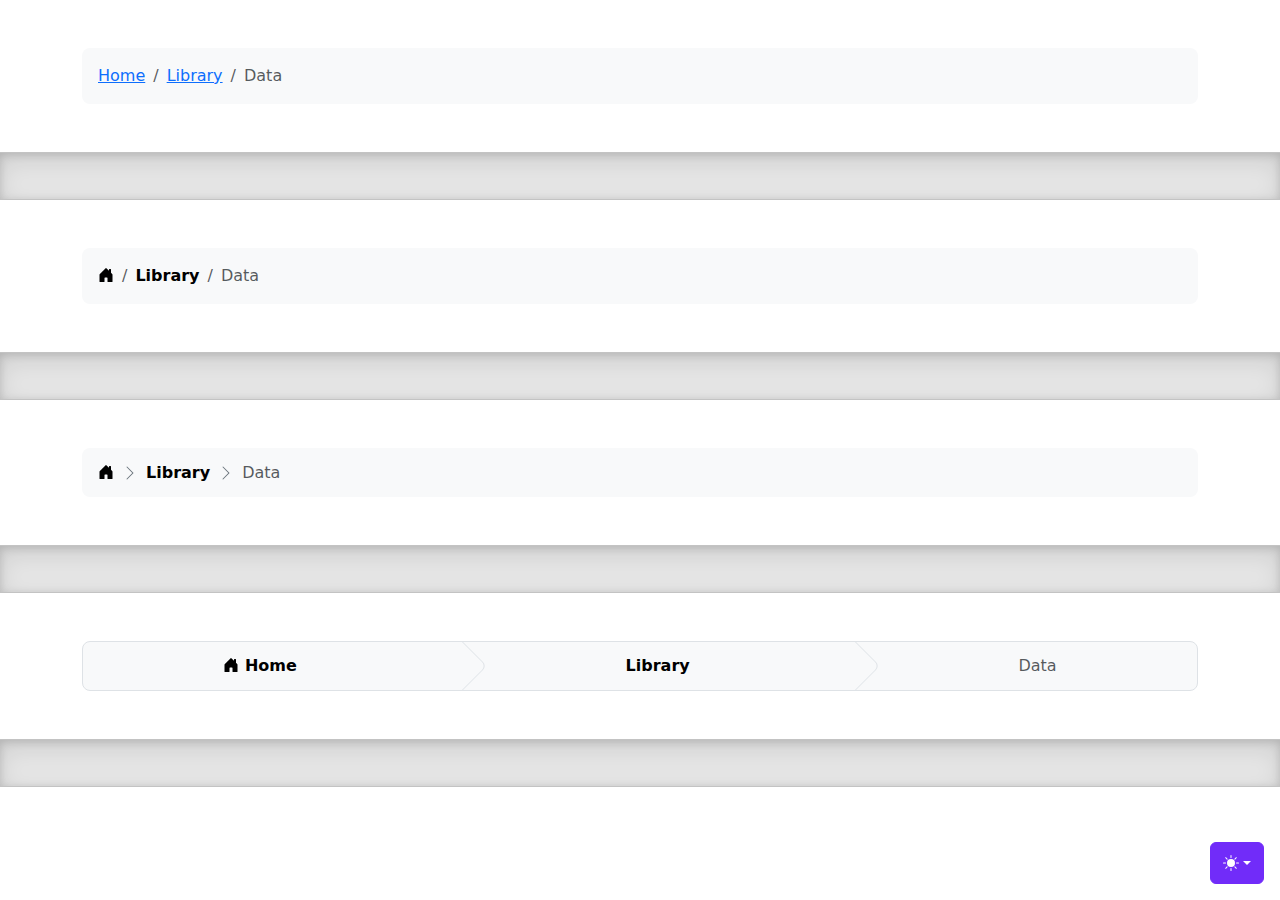
<file: DEV FRONT/AULA 04/bootstrap-5.3.8-examples/breadcrumbs/index.html>
<!doctype html>
<html lang="en" data-bs-theme="auto">
  <head>
    <meta charset="utf-8" />
    <meta name="viewport" content="width=device-width, initial-scale=1" />
    <meta name="description" content="" />
    <meta
      name="author"
      content="Mark Otto, Jacob Thornton, and Bootstrap contributors"
    />
    <meta name="generator" content="Astro v5.13.2" />
    <title>Breadcrumbs · Bootstrap v5.3</title>
    <link
      rel="canonical"
      href="https://getbootstrap.com/docs/5.3/examples/breadcrumbs/"
    />
    <script src="../assets/js/color-modes.js"></script>
    <link href="../assets/dist/css/bootstrap.min.css" rel="stylesheet" />
    <meta name="theme-color" content="#712cf9" />
    <link href="breadcrumbs.css" rel="stylesheet" />
    <style>
      .bd-placeholder-img {
        font-size: 1.125rem;
        text-anchor: middle;
        -webkit-user-select: none;
        -moz-user-select: none;
        user-select: none;
      }
      @media (min-width: 768px) {
        .bd-placeholder-img-lg {
          font-size: 3.5rem;
        }
      }
      .b-example-divider {
        width: 100%;
        height: 3rem;
        background-color: #0000001a;
        border: solid rgba(0, 0, 0, 0.15);
        border-width: 1px 0;
        box-shadow:
          inset 0 0.5em 1.5em #0000001a,
          inset 0 0.125em 0.5em #00000026;
      }
      .b-example-vr {
        flex-shrink: 0;
        width: 1.5rem;
        height: 100vh;
      }
      .bi {
        vertical-align: -0.125em;
        fill: currentColor;
      }
      .nav-scroller {
        position: relative;
        z-index: 2;
        height: 2.75rem;
        overflow-y: hidden;
      }
      .nav-scroller .nav {
        display: flex;
        flex-wrap: nowrap;
        padding-bottom: 1rem;
        margin-top: -1px;
        overflow-x: auto;
        text-align: center;
        white-space: nowrap;
        -webkit-overflow-scrolling: touch;
      }
      .btn-bd-primary {
        --bd-violet-bg: #712cf9;
        --bd-violet-rgb: 112.520718, 44.062154, 249.437846;
        --bs-btn-font-weight: 600;
        --bs-btn-color: var(--bs-white);
        --bs-btn-bg: var(--bd-violet-bg);
        --bs-btn-border-color: var(--bd-violet-bg);
        --bs-btn-hover-color: var(--bs-white);
        --bs-btn-hover-bg: #6528e0;
        --bs-btn-hover-border-color: #6528e0;
        --bs-btn-focus-shadow-rgb: var(--bd-violet-rgb);
        --bs-btn-active-color: var(--bs-btn-hover-color);
        --bs-btn-active-bg: #5a23c8;
        --bs-btn-active-border-color: #5a23c8;
      }
      .bd-mode-toggle {
        z-index: 1500;
      }
      .bd-mode-toggle .bi {
        width: 1em;
        height: 1em;
      }
      .bd-mode-toggle .dropdown-menu .active .bi {
        display: block !important;
      }
    </style>
  </head>
  <body>
    <svg xmlns="http://www.w3.org/2000/svg" class="d-none">
      <symbol id="check2" viewBox="0 0 16 16">
        <path
          d="M13.854 3.646a.5.5 0 0 1 0 .708l-7 7a.5.5 0 0 1-.708 0l-3.5-3.5a.5.5 0 1 1 .708-.708L6.5 10.293l6.646-6.647a.5.5 0 0 1 .708 0z"
        ></path>
      </symbol>
      <symbol id="circle-half" viewBox="0 0 16 16">
        <path
          d="M8 15A7 7 0 1 0 8 1v14zm0 1A8 8 0 1 1 8 0a8 8 0 0 1 0 16z"
        ></path>
      </symbol>
      <symbol id="moon-stars-fill" viewBox="0 0 16 16">
        <path
          d="M6 .278a.768.768 0 0 1 .08.858 7.208 7.208 0 0 0-.878 3.46c0 4.021 3.278 7.277 7.318 7.277.527 0 1.04-.055 1.533-.16a.787.787 0 0 1 .81.316.733.733 0 0 1-.031.893A8.349 8.349 0 0 1 8.344 16C3.734 16 0 12.286 0 7.71 0 4.266 2.114 1.312 5.124.06A.752.752 0 0 1 6 .278z"
        ></path>
        <path
          d="M10.794 3.148a.217.217 0 0 1 .412 0l.387 1.162c.173.518.579.924 1.097 1.097l1.162.387a.217.217 0 0 1 0 .412l-1.162.387a1.734 1.734 0 0 0-1.097 1.097l-.387 1.162a.217.217 0 0 1-.412 0l-.387-1.162A1.734 1.734 0 0 0 9.31 6.593l-1.162-.387a.217.217 0 0 1 0-.412l1.162-.387a1.734 1.734 0 0 0 1.097-1.097l.387-1.162zM13.863.099a.145.145 0 0 1 .274 0l.258.774c.115.346.386.617.732.732l.774.258a.145.145 0 0 1 0 .274l-.774.258a1.156 1.156 0 0 0-.732.732l-.258.774a.145.145 0 0 1-.274 0l-.258-.774a1.156 1.156 0 0 0-.732-.732l-.774-.258a.145.145 0 0 1 0-.274l.774-.258c.346-.115.617-.386.732-.732L13.863.1z"
        ></path>
      </symbol>
      <symbol id="sun-fill" viewBox="0 0 16 16">
        <path
          d="M8 12a4 4 0 1 0 0-8 4 4 0 0 0 0 8zM8 0a.5.5 0 0 1 .5.5v2a.5.5 0 0 1-1 0v-2A.5.5 0 0 1 8 0zm0 13a.5.5 0 0 1 .5.5v2a.5.5 0 0 1-1 0v-2A.5.5 0 0 1 8 13zm8-5a.5.5 0 0 1-.5.5h-2a.5.5 0 0 1 0-1h2a.5.5 0 0 1 .5.5zM3 8a.5.5 0 0 1-.5.5h-2a.5.5 0 0 1 0-1h2A.5.5 0 0 1 3 8zm10.657-5.657a.5.5 0 0 1 0 .707l-1.414 1.415a.5.5 0 1 1-.707-.708l1.414-1.414a.5.5 0 0 1 .707 0zm-9.193 9.193a.5.5 0 0 1 0 .707L3.05 13.657a.5.5 0 0 1-.707-.707l1.414-1.414a.5.5 0 0 1 .707 0zm9.193 2.121a.5.5 0 0 1-.707 0l-1.414-1.414a.5.5 0 0 1 .707-.707l1.414 1.414a.5.5 0 0 1 0 .707zM4.464 4.465a.5.5 0 0 1-.707 0L2.343 3.05a.5.5 0 1 1 .707-.707l1.414 1.414a.5.5 0 0 1 0 .708z"
        ></path>
      </symbol>
    </svg>
    <div
      class="dropdown position-fixed bottom-0 end-0 mb-3 me-3 bd-mode-toggle"
    >
      <button
        class="btn btn-bd-primary py-2 dropdown-toggle d-flex align-items-center"
        id="bd-theme"
        type="button"
        aria-expanded="false"
        data-bs-toggle="dropdown"
        aria-label="Toggle theme (auto)"
      >
        <svg class="bi my-1 theme-icon-active" aria-hidden="true">
          <use href="#circle-half"></use>
        </svg>
        <span class="visually-hidden" id="bd-theme-text">Toggle theme</span>
      </button>
      <ul
        class="dropdown-menu dropdown-menu-end shadow"
        aria-labelledby="bd-theme-text"
      >
        <li>
          <button
            type="button"
            class="dropdown-item d-flex align-items-center"
            data-bs-theme-value="light"
            aria-pressed="false"
          >
            <svg class="bi me-2 opacity-50" aria-hidden="true">
              <use href="#sun-fill"></use>
            </svg>
            Light
            <svg class="bi ms-auto d-none" aria-hidden="true">
              <use href="#check2"></use>
            </svg>
          </button>
        </li>
        <li>
          <button
            type="button"
            class="dropdown-item d-flex align-items-center"
            data-bs-theme-value="dark"
            aria-pressed="false"
          >
            <svg class="bi me-2 opacity-50" aria-hidden="true">
              <use href="#moon-stars-fill"></use>
            </svg>
            Dark
            <svg class="bi ms-auto d-none" aria-hidden="true">
              <use href="#check2"></use>
            </svg>
          </button>
        </li>
        <li>
          <button
            type="button"
            class="dropdown-item d-flex align-items-center active"
            data-bs-theme-value="auto"
            aria-pressed="true"
          >
            <svg class="bi me-2 opacity-50" aria-hidden="true">
              <use href="#circle-half"></use>
            </svg>
            Auto
            <svg class="bi ms-auto d-none" aria-hidden="true">
              <use href="#check2"></use>
            </svg>
          </button>
        </li>
      </ul>
    </div>
    <svg xmlns="http://www.w3.org/2000/svg" class="d-none">
      <symbol id="house-door-fill" viewBox="0 0 16 16">
        <path
          d="M6.5 14.5v-3.505c0-.245.25-.495.5-.495h2c.25 0 .5.25.5.5v3.5a.5.5 0 0 0 .5.5h4a.5.5 0 0 0 .5-.5v-7a.5.5 0 0 0-.146-.354L13 5.793V2.5a.5.5 0 0 0-.5-.5h-1a.5.5 0 0 0-.5.5v1.293L8.354 1.146a.5.5 0 0 0-.708 0l-6 6A.5.5 0 0 0 1.5 7.5v7a.5.5 0 0 0 .5.5h4a.5.5 0 0 0 .5-.5z"
        ></path>
      </symbol>
    </svg>
    <div class="container my-5">
      <nav aria-label="breadcrumb">
        <ol class="breadcrumb p-3 bg-body-tertiary rounded-3">
          <li class="breadcrumb-item"><a href="#">Home</a></li>
          <li class="breadcrumb-item"><a href="#">Library</a></li>
          <li class="breadcrumb-item active" aria-current="page">Data</li>
        </ol>
      </nav>
    </div>
    <div class="b-example-divider"></div>
    <div class="container my-5">
      <nav aria-label="breadcrumb">
        <ol class="breadcrumb p-3 bg-body-tertiary rounded-3">
          <li class="breadcrumb-item">
            <a class="link-body-emphasis" href="#">
              <svg class="bi" width="16" height="16" aria-hidden="true">
                <use xlink:href="#house-door-fill"></use>
              </svg>
              <span class="visually-hidden">Home</span>
            </a>
          </li>
          <li class="breadcrumb-item">
            <a
              class="link-body-emphasis fw-semibold text-decoration-none"
              href="#"
              >Library</a
            >
          </li>
          <li class="breadcrumb-item active" aria-current="page">Data</li>
        </ol>
      </nav>
    </div>
    <div class="b-example-divider"></div>
    <div class="container my-5">
      <nav aria-label="breadcrumb">
        <ol
          class="breadcrumb breadcrumb-chevron p-3 bg-body-tertiary rounded-3"
        >
          <li class="breadcrumb-item">
            <a class="link-body-emphasis" href="#">
              <svg class="bi" width="16" height="16" aria-hidden="true">
                <use xlink:href="#house-door-fill"></use>
              </svg>
              <span class="visually-hidden">Home</span>
            </a>
          </li>
          <li class="breadcrumb-item">
            <a
              class="link-body-emphasis fw-semibold text-decoration-none"
              href="#"
              >Library</a
            >
          </li>
          <li class="breadcrumb-item active" aria-current="page">Data</li>
        </ol>
      </nav>
    </div>
    <div class="b-example-divider"></div>
    <div class="container my-5">
      <nav aria-label="breadcrumb">
        <ol
          class="breadcrumb breadcrumb-custom overflow-hidden text-center bg-body-tertiary border rounded-3"
        >
          <li class="breadcrumb-item">
            <a
              class="link-body-emphasis fw-semibold text-decoration-none"
              href="#"
            >
              <svg class="bi" width="16" height="16" aria-hidden="true">
                <use xlink:href="#house-door-fill"></use>
              </svg>
              Home
            </a>
          </li>
          <li class="breadcrumb-item">
            <a
              class="link-body-emphasis fw-semibold text-decoration-none"
              href="#"
              >Library</a
            >
          </li>
          <li class="breadcrumb-item active" aria-current="page">Data</li>
        </ol>
      </nav>
    </div>
    <div class="b-example-divider"></div>
    <script
      src="../assets/dist/js/bootstrap.bundle.min.js"
      class="astro-vvvwv3sm"
    ></script>
  </body>
</html>
</file>
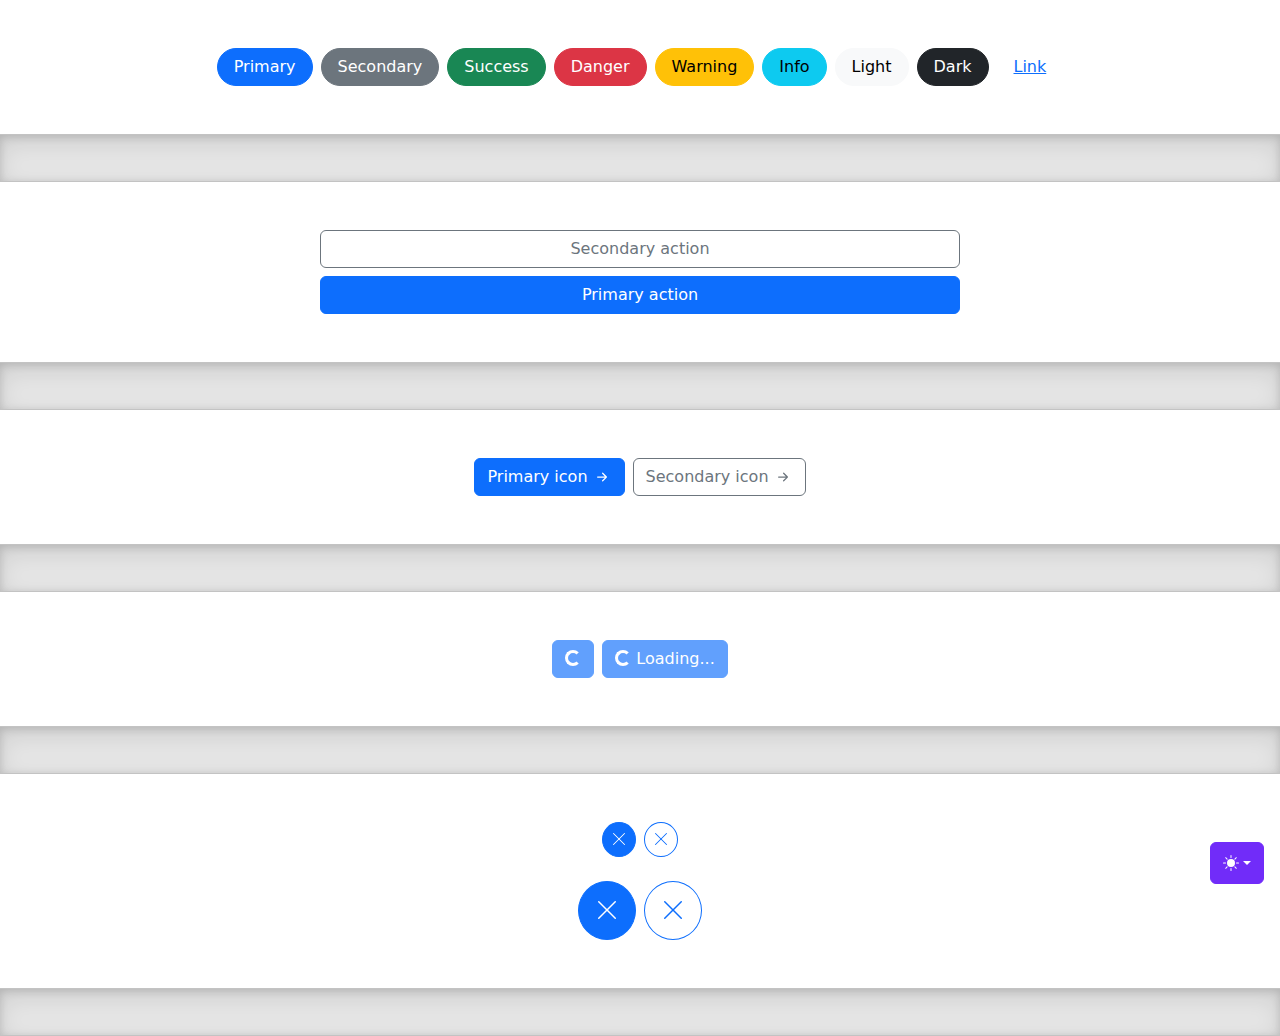
<file: DEV FRONT/AULA 04/bootstrap-5.3.8-examples/buttons/index.html>
<!doctype html>
<html lang="en" data-bs-theme="auto">
  <head>
    <meta charset="utf-8" />
    <meta name="viewport" content="width=device-width, initial-scale=1" />
    <meta name="description" content="" />
    <meta
      name="author"
      content="Mark Otto, Jacob Thornton, and Bootstrap contributors"
    />
    <meta name="generator" content="Astro v5.13.2" />
    <title>Buttons · Bootstrap v5.3</title>
    <link
      rel="canonical"
      href="https://getbootstrap.com/docs/5.3/examples/buttons/"
    />
    <script src="../assets/js/color-modes.js"></script>
    <link href="../assets/dist/css/bootstrap.min.css" rel="stylesheet" />
    <meta name="theme-color" content="#712cf9" />
    <style>
      .bd-placeholder-img {
        font-size: 1.125rem;
        text-anchor: middle;
        -webkit-user-select: none;
        -moz-user-select: none;
        user-select: none;
      }
      @media (min-width: 768px) {
        .bd-placeholder-img-lg {
          font-size: 3.5rem;
        }
      }
      .b-example-divider {
        width: 100%;
        height: 3rem;
        background-color: #0000001a;
        border: solid rgba(0, 0, 0, 0.15);
        border-width: 1px 0;
        box-shadow:
          inset 0 0.5em 1.5em #0000001a,
          inset 0 0.125em 0.5em #00000026;
      }
      .b-example-vr {
        flex-shrink: 0;
        width: 1.5rem;
        height: 100vh;
      }
      .bi {
        vertical-align: -0.125em;
        fill: currentColor;
      }
      .nav-scroller {
        position: relative;
        z-index: 2;
        height: 2.75rem;
        overflow-y: hidden;
      }
      .nav-scroller .nav {
        display: flex;
        flex-wrap: nowrap;
        padding-bottom: 1rem;
        margin-top: -1px;
        overflow-x: auto;
        text-align: center;
        white-space: nowrap;
        -webkit-overflow-scrolling: touch;
      }
      .btn-bd-primary {
        --bd-violet-bg: #712cf9;
        --bd-violet-rgb: 112.520718, 44.062154, 249.437846;
        --bs-btn-font-weight: 600;
        --bs-btn-color: var(--bs-white);
        --bs-btn-bg: var(--bd-violet-bg);
        --bs-btn-border-color: var(--bd-violet-bg);
        --bs-btn-hover-color: var(--bs-white);
        --bs-btn-hover-bg: #6528e0;
        --bs-btn-hover-border-color: #6528e0;
        --bs-btn-focus-shadow-rgb: var(--bd-violet-rgb);
        --bs-btn-active-color: var(--bs-btn-hover-color);
        --bs-btn-active-bg: #5a23c8;
        --bs-btn-active-border-color: #5a23c8;
      }
      .bd-mode-toggle {
        z-index: 1500;
      }
      .bd-mode-toggle .bi {
        width: 1em;
        height: 1em;
      }
      .bd-mode-toggle .dropdown-menu .active .bi {
        display: block !important;
      }
    </style>
  </head>
  <body>
    <svg xmlns="http://www.w3.org/2000/svg" class="d-none">
      <symbol id="check2" viewBox="0 0 16 16">
        <path
          d="M13.854 3.646a.5.5 0 0 1 0 .708l-7 7a.5.5 0 0 1-.708 0l-3.5-3.5a.5.5 0 1 1 .708-.708L6.5 10.293l6.646-6.647a.5.5 0 0 1 .708 0z"
        ></path>
      </symbol>
      <symbol id="circle-half" viewBox="0 0 16 16">
        <path
          d="M8 15A7 7 0 1 0 8 1v14zm0 1A8 8 0 1 1 8 0a8 8 0 0 1 0 16z"
        ></path>
      </symbol>
      <symbol id="moon-stars-fill" viewBox="0 0 16 16">
        <path
          d="M6 .278a.768.768 0 0 1 .08.858 7.208 7.208 0 0 0-.878 3.46c0 4.021 3.278 7.277 7.318 7.277.527 0 1.04-.055 1.533-.16a.787.787 0 0 1 .81.316.733.733 0 0 1-.031.893A8.349 8.349 0 0 1 8.344 16C3.734 16 0 12.286 0 7.71 0 4.266 2.114 1.312 5.124.06A.752.752 0 0 1 6 .278z"
        ></path>
        <path
          d="M10.794 3.148a.217.217 0 0 1 .412 0l.387 1.162c.173.518.579.924 1.097 1.097l1.162.387a.217.217 0 0 1 0 .412l-1.162.387a1.734 1.734 0 0 0-1.097 1.097l-.387 1.162a.217.217 0 0 1-.412 0l-.387-1.162A1.734 1.734 0 0 0 9.31 6.593l-1.162-.387a.217.217 0 0 1 0-.412l1.162-.387a1.734 1.734 0 0 0 1.097-1.097l.387-1.162zM13.863.099a.145.145 0 0 1 .274 0l.258.774c.115.346.386.617.732.732l.774.258a.145.145 0 0 1 0 .274l-.774.258a1.156 1.156 0 0 0-.732.732l-.258.774a.145.145 0 0 1-.274 0l-.258-.774a1.156 1.156 0 0 0-.732-.732l-.774-.258a.145.145 0 0 1 0-.274l.774-.258c.346-.115.617-.386.732-.732L13.863.1z"
        ></path>
      </symbol>
      <symbol id="sun-fill" viewBox="0 0 16 16">
        <path
          d="M8 12a4 4 0 1 0 0-8 4 4 0 0 0 0 8zM8 0a.5.5 0 0 1 .5.5v2a.5.5 0 0 1-1 0v-2A.5.5 0 0 1 8 0zm0 13a.5.5 0 0 1 .5.5v2a.5.5 0 0 1-1 0v-2A.5.5 0 0 1 8 13zm8-5a.5.5 0 0 1-.5.5h-2a.5.5 0 0 1 0-1h2a.5.5 0 0 1 .5.5zM3 8a.5.5 0 0 1-.5.5h-2a.5.5 0 0 1 0-1h2A.5.5 0 0 1 3 8zm10.657-5.657a.5.5 0 0 1 0 .707l-1.414 1.415a.5.5 0 1 1-.707-.708l1.414-1.414a.5.5 0 0 1 .707 0zm-9.193 9.193a.5.5 0 0 1 0 .707L3.05 13.657a.5.5 0 0 1-.707-.707l1.414-1.414a.5.5 0 0 1 .707 0zm9.193 2.121a.5.5 0 0 1-.707 0l-1.414-1.414a.5.5 0 0 1 .707-.707l1.414 1.414a.5.5 0 0 1 0 .707zM4.464 4.465a.5.5 0 0 1-.707 0L2.343 3.05a.5.5 0 1 1 .707-.707l1.414 1.414a.5.5 0 0 1 0 .708z"
        ></path>
      </symbol>
    </svg>
    <div
      class="dropdown position-fixed bottom-0 end-0 mb-3 me-3 bd-mode-toggle"
    >
      <button
        class="btn btn-bd-primary py-2 dropdown-toggle d-flex align-items-center"
        id="bd-theme"
        type="button"
        aria-expanded="false"
        data-bs-toggle="dropdown"
        aria-label="Toggle theme (auto)"
      >
        <svg class="bi my-1 theme-icon-active" aria-hidden="true">
          <use href="#circle-half"></use>
        </svg>
        <span class="visually-hidden" id="bd-theme-text">Toggle theme</span>
      </button>
      <ul
        class="dropdown-menu dropdown-menu-end shadow"
        aria-labelledby="bd-theme-text"
      >
        <li>
          <button
            type="button"
            class="dropdown-item d-flex align-items-center"
            data-bs-theme-value="light"
            aria-pressed="false"
          >
            <svg class="bi me-2 opacity-50" aria-hidden="true">
              <use href="#sun-fill"></use>
            </svg>
            Light
            <svg class="bi ms-auto d-none" aria-hidden="true">
              <use href="#check2"></use>
            </svg>
          </button>
        </li>
        <li>
          <button
            type="button"
            class="dropdown-item d-flex align-items-center"
            data-bs-theme-value="dark"
            aria-pressed="false"
          >
            <svg class="bi me-2 opacity-50" aria-hidden="true">
              <use href="#moon-stars-fill"></use>
            </svg>
            Dark
            <svg class="bi ms-auto d-none" aria-hidden="true">
              <use href="#check2"></use>
            </svg>
          </button>
        </li>
        <li>
          <button
            type="button"
            class="dropdown-item d-flex align-items-center active"
            data-bs-theme-value="auto"
            aria-pressed="true"
          >
            <svg class="bi me-2 opacity-50" aria-hidden="true">
              <use href="#circle-half"></use>
            </svg>
            Auto
            <svg class="bi ms-auto d-none" aria-hidden="true">
              <use href="#check2"></use>
            </svg>
          </button>
        </li>
      </ul>
    </div>
    <svg xmlns="http://www.w3.org/2000/svg" class="d-none">
      <symbol id="arrow-right-short" viewBox="0 0 16 16">
        <path
          fill-rule="evenodd"
          d="M4 8a.5.5 0 0 1 .5-.5h5.793L8.146 5.354a.5.5 0 1 1 .708-.708l3 3a.5.5 0 0 1 0 .708l-3 3a.5.5 0 0 1-.708-.708L10.293 8.5H4.5A.5.5 0 0 1 4 8z"
        ></path>
      </symbol>
      <symbol id="x-lg" viewBox="0 0 16 16">
        <path
          fill-rule="evenodd"
          d="M13.854 2.146a.5.5 0 0 1 0 .708l-11 11a.5.5 0 0 1-.708-.708l11-11a.5.5 0 0 1 .708 0Z"
        ></path>
        <path
          fill-rule="evenodd"
          d="M2.146 2.146a.5.5 0 0 0 0 .708l11 11a.5.5 0 0 0 .708-.708l-11-11a.5.5 0 0 0-.708 0Z"
        ></path>
      </symbol>
    </svg>
    <div class="d-flex gap-2 justify-content-center py-5">
      <button class="btn btn-primary rounded-pill px-3" type="button">
        Primary
      </button>
      <button class="btn btn-secondary rounded-pill px-3" type="button">
        Secondary
      </button>
      <button class="btn btn-success rounded-pill px-3" type="button">
        Success
      </button>
      <button class="btn btn-danger rounded-pill px-3" type="button">
        Danger
      </button>
      <button class="btn btn-warning rounded-pill px-3" type="button">
        Warning
      </button>
      <button class="btn btn-info rounded-pill px-3" type="button">Info</button>
      <button class="btn btn-light rounded-pill px-3" type="button">
        Light
      </button>
      <button class="btn btn-dark rounded-pill px-3" type="button">Dark</button>
      <button class="btn btn-link rounded-pill px-3" type="button">Link</button>
    </div>
    <div class="b-example-divider"></div>
    <div class="col-lg-6 col-xxl-4 my-5 mx-auto">
      <div class="d-grid gap-2">
        <button class="btn btn-outline-secondary" type="button">
          Secondary action
        </button>
        <button class="btn btn-primary" type="button">Primary action</button>
      </div>
    </div>
    <div class="b-example-divider"></div>
    <div class="d-flex gap-2 justify-content-center py-5">
      <button
        class="btn btn-primary d-inline-flex align-items-center"
        type="button"
      >
        Primary icon
        <svg class="bi ms-1" width="20" height="20" aria-hidden="true">
          <use xlink:href="#arrow-right-short"></use>
        </svg>
      </button>
      <button
        class="btn btn-outline-secondary d-inline-flex align-items-center"
        type="button"
      >
        Secondary icon
        <svg class="bi ms-1" width="20" height="20" aria-hidden="true">
          <use xlink:href="#arrow-right-short"></use>
        </svg>
      </button>
    </div>
    <div class="b-example-divider"></div>
    <div class="d-flex gap-2 justify-content-center py-5">
      <button class="btn btn-primary" type="button" disabled>
        <span
          class="spinner-border spinner-border-sm"
          aria-hidden="true"
        ></span>
        <span class="visually-hidden" role="status">Loading...</span>
      </button>
      <button class="btn btn-primary" type="button" disabled>
        <span
          class="spinner-border spinner-border-sm"
          aria-hidden="true"
        ></span>
        <span role="status">Loading...</span>
      </button>
    </div>
    <div class="b-example-divider"></div>
    <div class="d-flex gap-2 justify-content-center pt-5 pb-4">
      <button class="btn btn-primary rounded-circle p-2 lh-1" type="button">
        <svg class="bi" width="16" height="16" aria-hidden="true">
          <use xlink:href="#x-lg"></use>
        </svg>
        <span class="visually-hidden">Dismiss</span>
      </button>
      <button
        class="btn btn-outline-primary rounded-circle p-2 lh-1"
        type="button"
      >
        <svg class="bi" width="16" height="16" aria-hidden="true">
          <use xlink:href="#x-lg"></use>
        </svg>
        <span class="visually-hidden">Dismiss</span>
      </button>
    </div>
    <div class="d-flex gap-2 justify-content-center pb-5">
      <button class="btn btn-primary rounded-circle p-3 lh-1" type="button">
        <svg class="bi" width="24" height="24" aria-hidden="true">
          <use xlink:href="#x-lg"></use>
        </svg>
        <span class="visually-hidden">Dismiss</span>
      </button>
      <button
        class="btn btn-outline-primary rounded-circle p-3 lh-1"
        type="button"
      >
        <svg class="bi" width="24" height="24" aria-hidden="true">
          <use xlink:href="#x-lg"></use>
        </svg>
        <span class="visually-hidden">Dismiss</span>
      </button>
    </div>
    <div class="b-example-divider"></div>
    <script
      src="../assets/dist/js/bootstrap.bundle.min.js"
      class="astro-vvvwv3sm"
    ></script>
  </body>
</html>
</file>
<file: DEV FRONT/AT01 - MEU SITE/assets/style/style.css>
@import url('https://fonts.googleapis.com/css2?family=Nunito+Sans:ital,opsz,wght@0,6..12,200..1000;1,6..12,200..1000&family=Poppins:ital,wght@0,100;0,200;0,300;0,400;0,500;0,600;0,700;0,800;0,900;1,100;1,200;1,300;1,400;1,500;1,600;1,700;1,800;1,900&display=swap');
@import url("../style/menu.css");


main {
    padding-top: 80px;
}

.hero {
    background: linear-gradient(135deg, #057465, #034c3f);
    color: white;
    text-align: center;
    padding: 100px 20px;
}

.hero h1 {
    font-size: 3em;
    margin-bottom: 20px;
}

.hero p {
    font-size: 1.2em;
    margin-bottom: 30px;
}

.hero button {
    background: #fff;
    color: #057465;
    border: none;
    padding: 15px 30px;
    font-size: 1.1em;
    border-radius: 5px;
    cursor: pointer;
    font-weight: bold;
}

.cursos {
    padding: 80px 20px;
    max-width: 1200px;
    margin: 0 auto;
}

.cursos h2 {
    text-align: center;
    margin-bottom: 50px;
    color: #333;
    font-size: 2.5em;
}

.grid-cursos {
    display: grid;
    grid-template-columns: repeat(auto-fit, minmax(300px, 1fr));
    gap: 30px;
}

.curso-card {
    background: white;
    padding: 30px;
    border-radius: 10px;
    box-shadow: 0 5px 15px rgba(0,0,0,0.1);
    text-align: center;
}

.curso-card h3 {
    color: #057465;
    margin-bottom: 15px;
}

.curso-card p {
    color: #666;
    margin-bottom: 20px;
}

.btn-curso {
    background: #057465;
    color: white;
    padding: 10px 20px;
    text-decoration: none;
    border-radius: 5px;
    display: inline-block;
}

.sobre {
    background: white;
    padding: 80px 20px;
    text-align: center;
}

footer {
    background: #333;
    color: white;
    text-align: center;
    padding: 20px;
}


@media(max-width: 900px){
    .hero h1 {
        font-size: 2em;
    }
}
</file>
<file: DEV FRONT/AULA 02/style.css>
.teste{
    text-align: center;
    /*background-color: rgb(150, 1, 1);*/
    color:rgb(150, 1, 1) ;
}

a{
    text-decoration: none;
    color:rgb(150, 1, 1) ;
    pointer-events: painted;
}

a:hover{
    color: blue;
}
</file>
<file: DEV FRONT/AULA 03/assets/style/style.css>
h1{
    text-align: center;
    color: rgb(168, 59, 215);
}

h2{
    text-align: center;
}

h2.teste:nth-child(3) a{
    /*background-color: rgb(150, 1, 1);*/
    color:rgb(150, 1, 1) ;
}

h2.teste:nth-child(4) a{
    /*background-color: rgb(150, 1, 1);*/
    color:rgb(1, 150, 100) ;
}

h2.teste:nth-child(5) a{
    /*background-color: rgb(150, 1, 1);*/
    color:rgb(223, 125, 96) ;
    pointer-events: painted;
}


a{
    text-decoration: none;
    /*color:rgb(150, 1, 1) ;*/
}

a:hover{
    color: blue;
}

img{
    position: relative;
    margin-left: 20%;
}
</file>
<file: PW/AULA 01/style.css>
nav{
  background-color: rgb(172, 214, 255);
}

nav ul{
  list-style-type: none;
  margin: 0;
  padding: 0;  
  overflow: hidden;
}

nav ul li {
  float: right;
}

ul li a {
  display: block;
  color: rgb(0, 0, 0);
  text-align: center;
  padding: 14px 16px;
  text-decoration: none;
}

nav ul li a:hover {
  background-color: #ffffff;
}
</file>
<file: DEV FRONT/AULA 04/bootstrap-5.3.8-examples/blog/blog.rtl.css>
/* stylelint-disable @stylistic/selector-list-comma-newline-after */

.blog-header-logo {
  font-family: Amiri, Georgia, "Times New Roman", serif;
  font-size: 2.25rem;
}

.blog-header-logo:hover {
  text-decoration: none;
}

h1, h2, h3, h4, h5, h6 {
  font-family: Amiri, Georgia, "Times New Roman", serif;
}

.flex-auto {
  flex: 0 0 auto;
}

.h-250 { height: 250px; }
@media (min-width: 768px) {
  .h-md-250 { height: 250px; }
}

/* Pagination */
.blog-pagination {
  margin-bottom: 4rem;
}

/*
 * Blog posts
 */
.blog-post {
  margin-bottom: 4rem;
}
.blog-post-meta {
  margin-bottom: 1.25rem;
  color: #727272;
}
</file>
<file: DEV FRONT/AULA 04/bootstrap-5.3.8-examples/blog/blog.css>
/* stylelint-disable @stylistic/selector-list-comma-newline-after */

.blog-header-logo {
  font-family: "Playfair Display", Georgia, "Times New Roman", serif/*rtl:Amiri, Georgia, "Times New Roman", serif*/;
  font-size: 2.25rem;
}

.blog-header-logo:hover {
  text-decoration: none;
}

h1, h2, h3, h4, h5, h6 {
  font-family: "Playfair Display", Georgia, "Times New Roman", serif/*rtl:Amiri, Georgia, "Times New Roman", serif*/;
}

.flex-auto {
  flex: 0 0 auto;
}

.h-250 { height: 250px; }
@media (min-width: 768px) {
  .h-md-250 { height: 250px; }
}

/* Pagination */
.blog-pagination {
  margin-bottom: 4rem;
}

/*
 * Blog posts
 */
.blog-post {
  margin-bottom: 4rem;
}
.blog-post-meta {
  margin-bottom: 1.25rem;
  color: #727272;
}
</file>
<file: DEV FRONT/AULA 04/bootstrap-5.3.8-examples/breadcrumbs/breadcrumbs.css>
.breadcrumb-chevron {
  --bs-breadcrumb-divider: url("data:image/svg+xml,%3Csvg xmlns='http://www.w3.org/2000/svg' width='16' height='16' fill='%236c757d'%3E%3Cpath fill-rule='evenodd' d='M4.646 1.646a.5.5 0 0 1 .708 0l6 6a.5.5 0 0 1 0 .708l-6 6a.5.5 0 0 1-.708-.708L10.293 8 4.646 2.354a.5.5 0 0 1 0-.708z'/%3E%3C/svg%3E");
  gap: .5rem;
}
.breadcrumb-chevron .breadcrumb-item {
  display: flex;
  gap: inherit;
  align-items: center;
  padding-left: 0;
  line-height: 1;
}
.breadcrumb-chevron .breadcrumb-item::before {
  gap: inherit;
  float: none;
  width: 1rem;
  height: 1rem;
}

.breadcrumb-custom .breadcrumb-item {
  position: relative;
  flex-grow: 1;
  padding: .75rem 3rem;
}
.breadcrumb-custom .breadcrumb-item::before {
  display: none;
}
.breadcrumb-custom .breadcrumb-item::after {
  position: absolute;
  top: 50%;
  right: -25px;
  z-index: 1;
  display: inline-block;
  width: 50px;
  height: 50px;
  margin-top: -25px;
  content: "";
  background-color: var(--bs-tertiary-bg);
  border-top-right-radius: .5rem;
  box-shadow: 1px -1px var(--bs-border-color);
  transform: scale(.707) rotate(45deg);
}
.breadcrumb-custom .breadcrumb-item:first-child {
  padding-left: 1.5rem;
}
.breadcrumb-custom .breadcrumb-item:last-child {
  padding-right: 1.5rem;
}
.breadcrumb-custom .breadcrumb-item:last-child::after {
  display: none;
}
</file>
